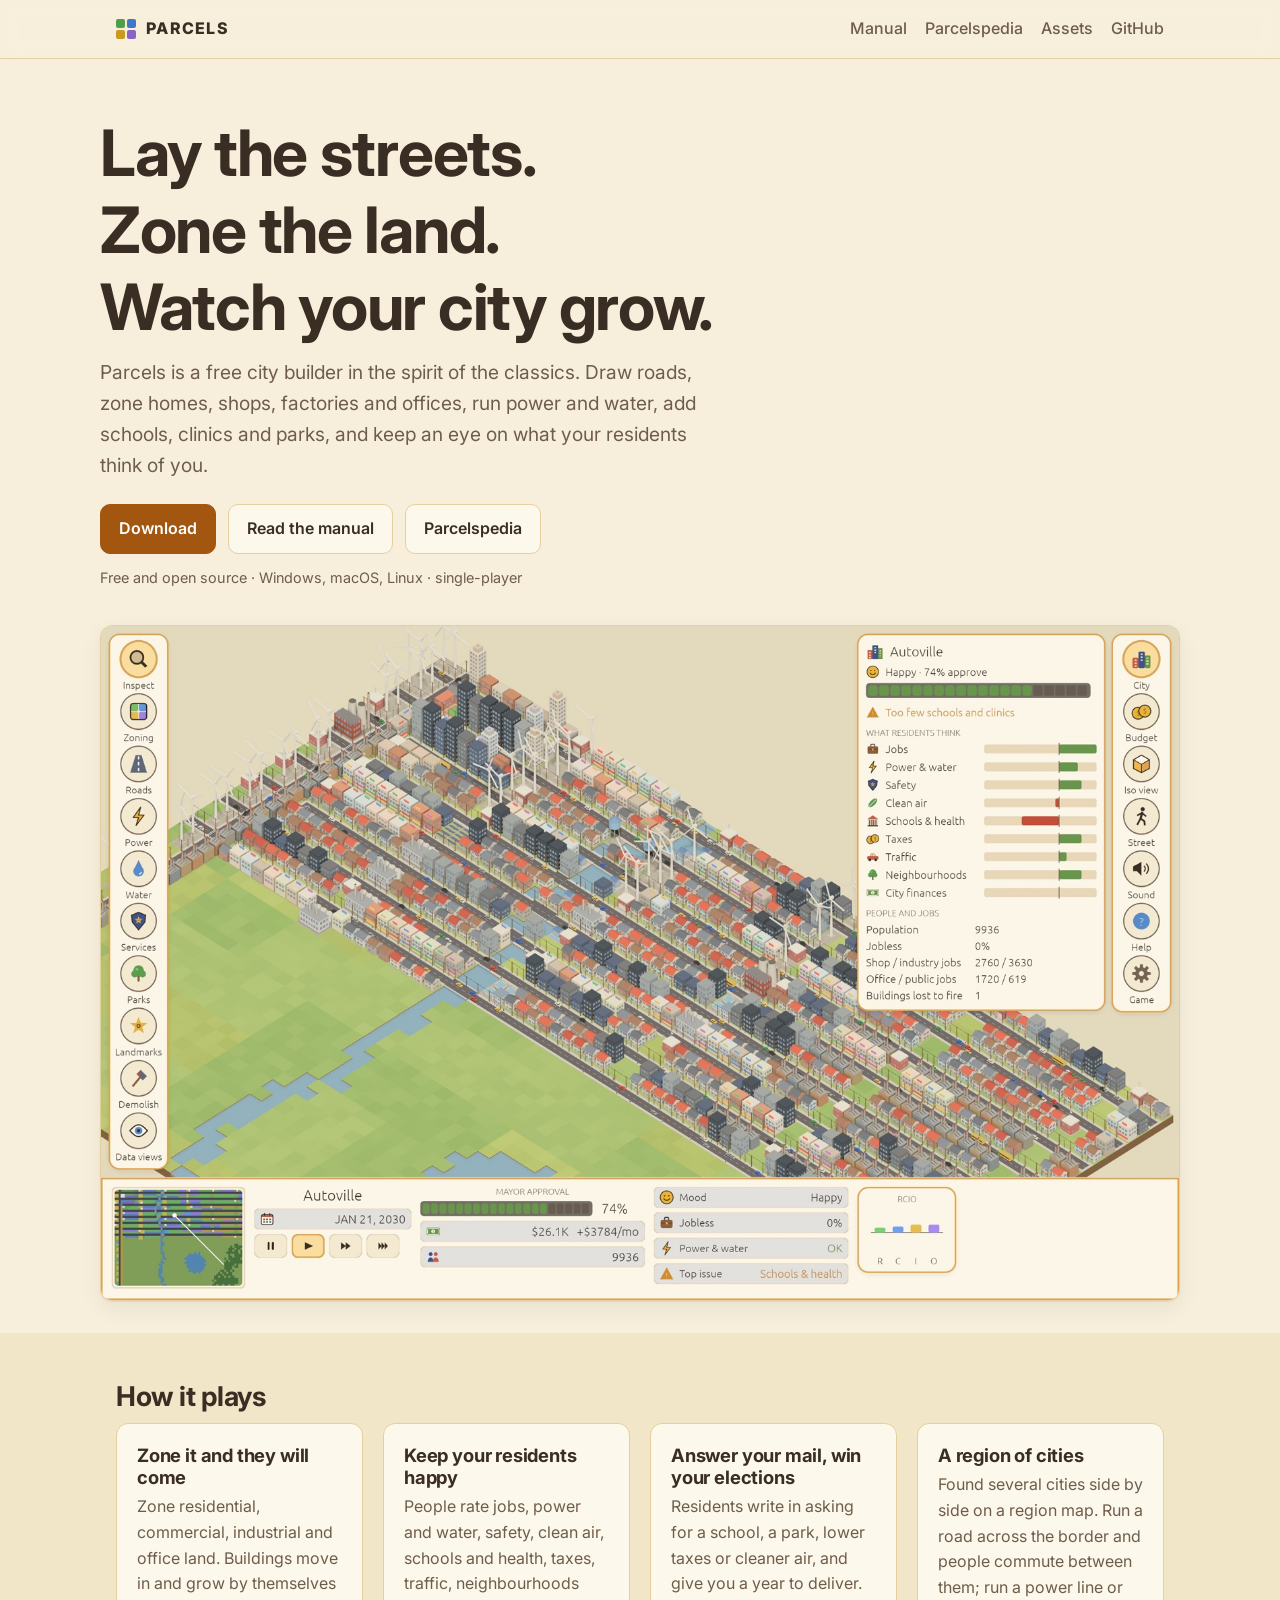
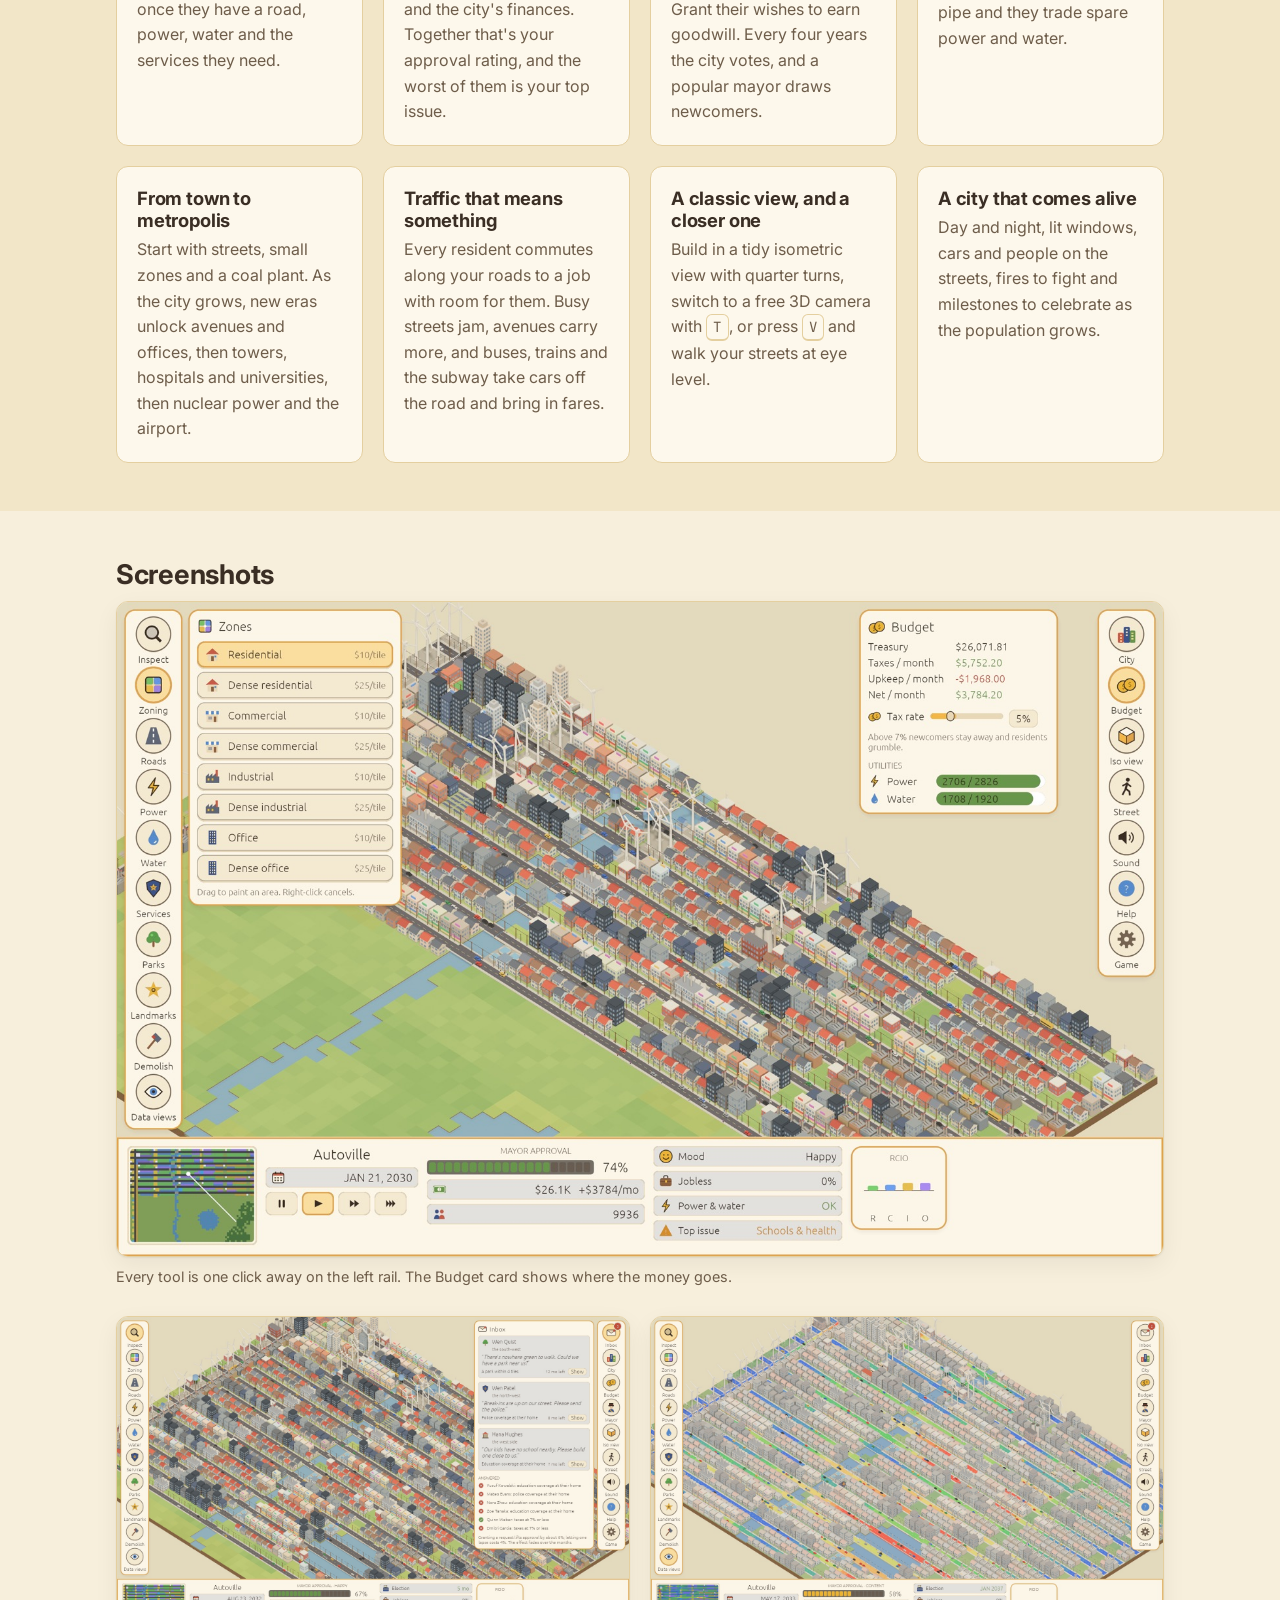
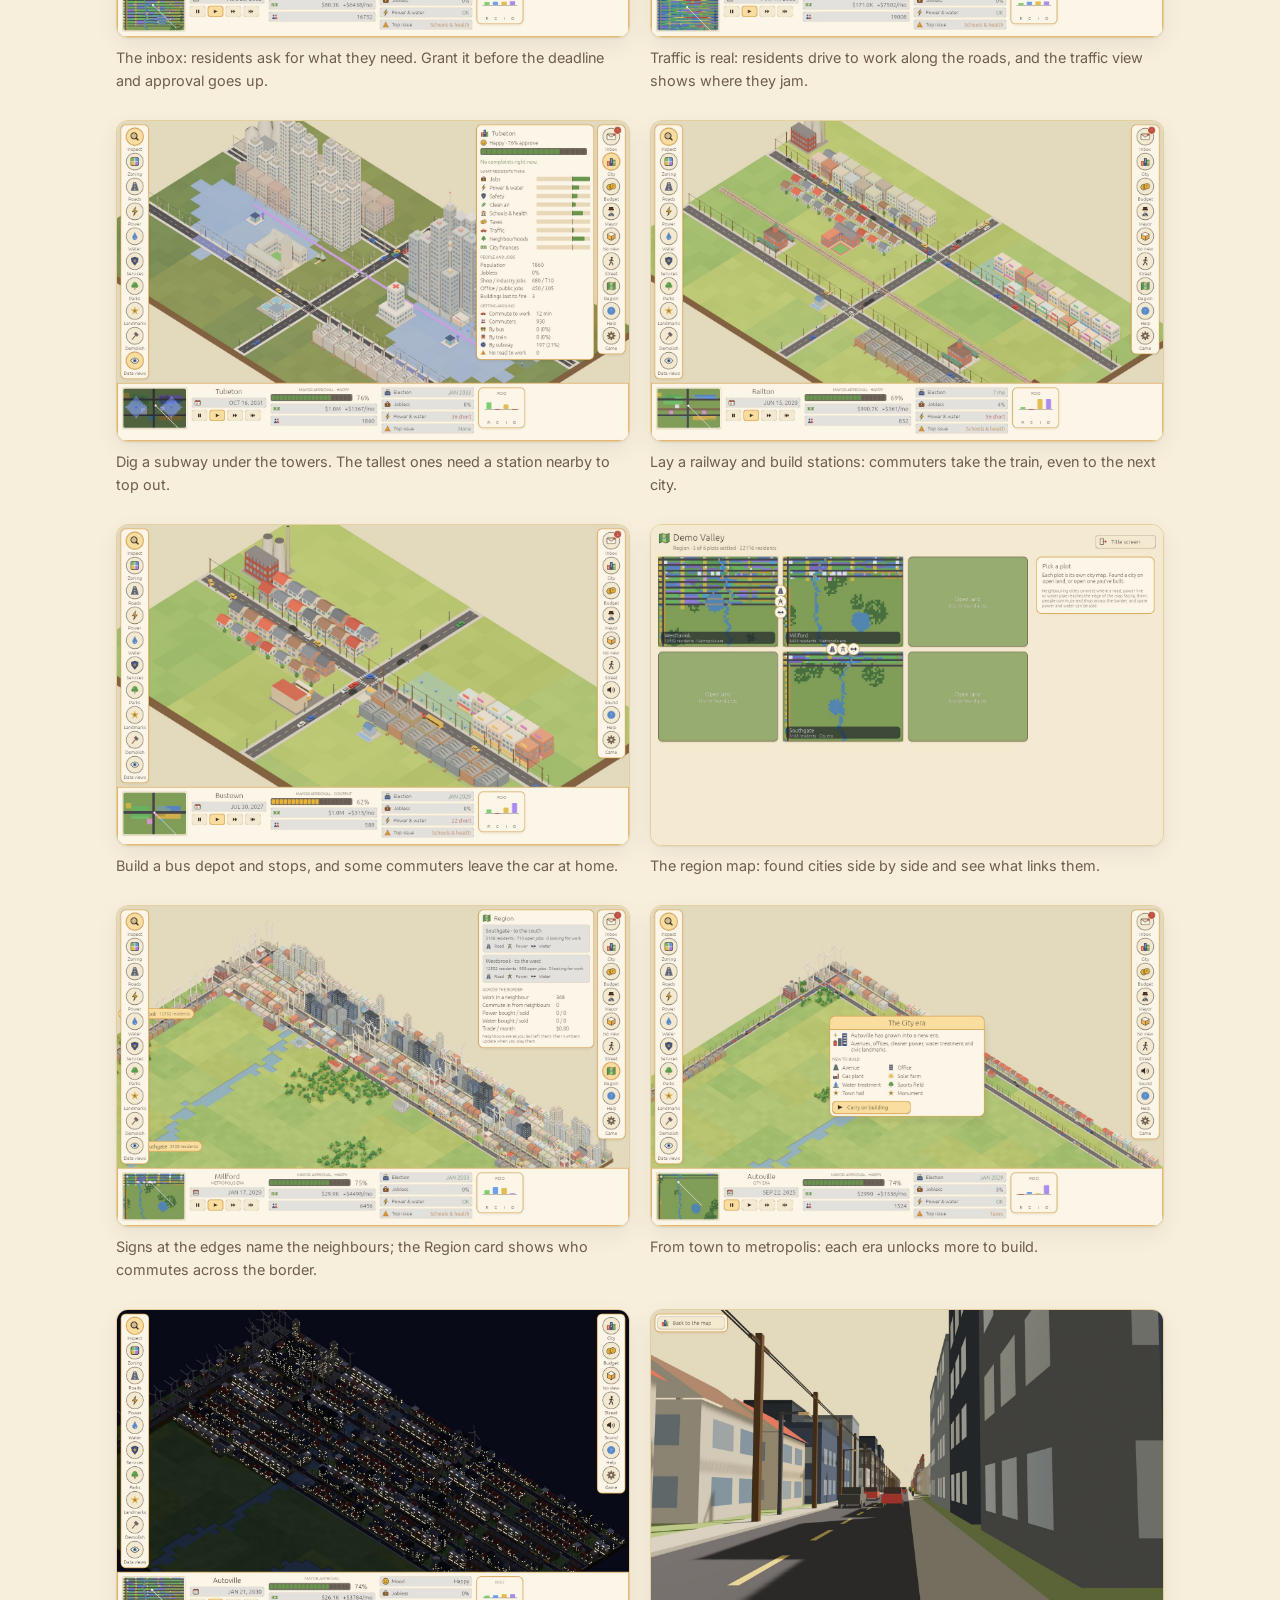
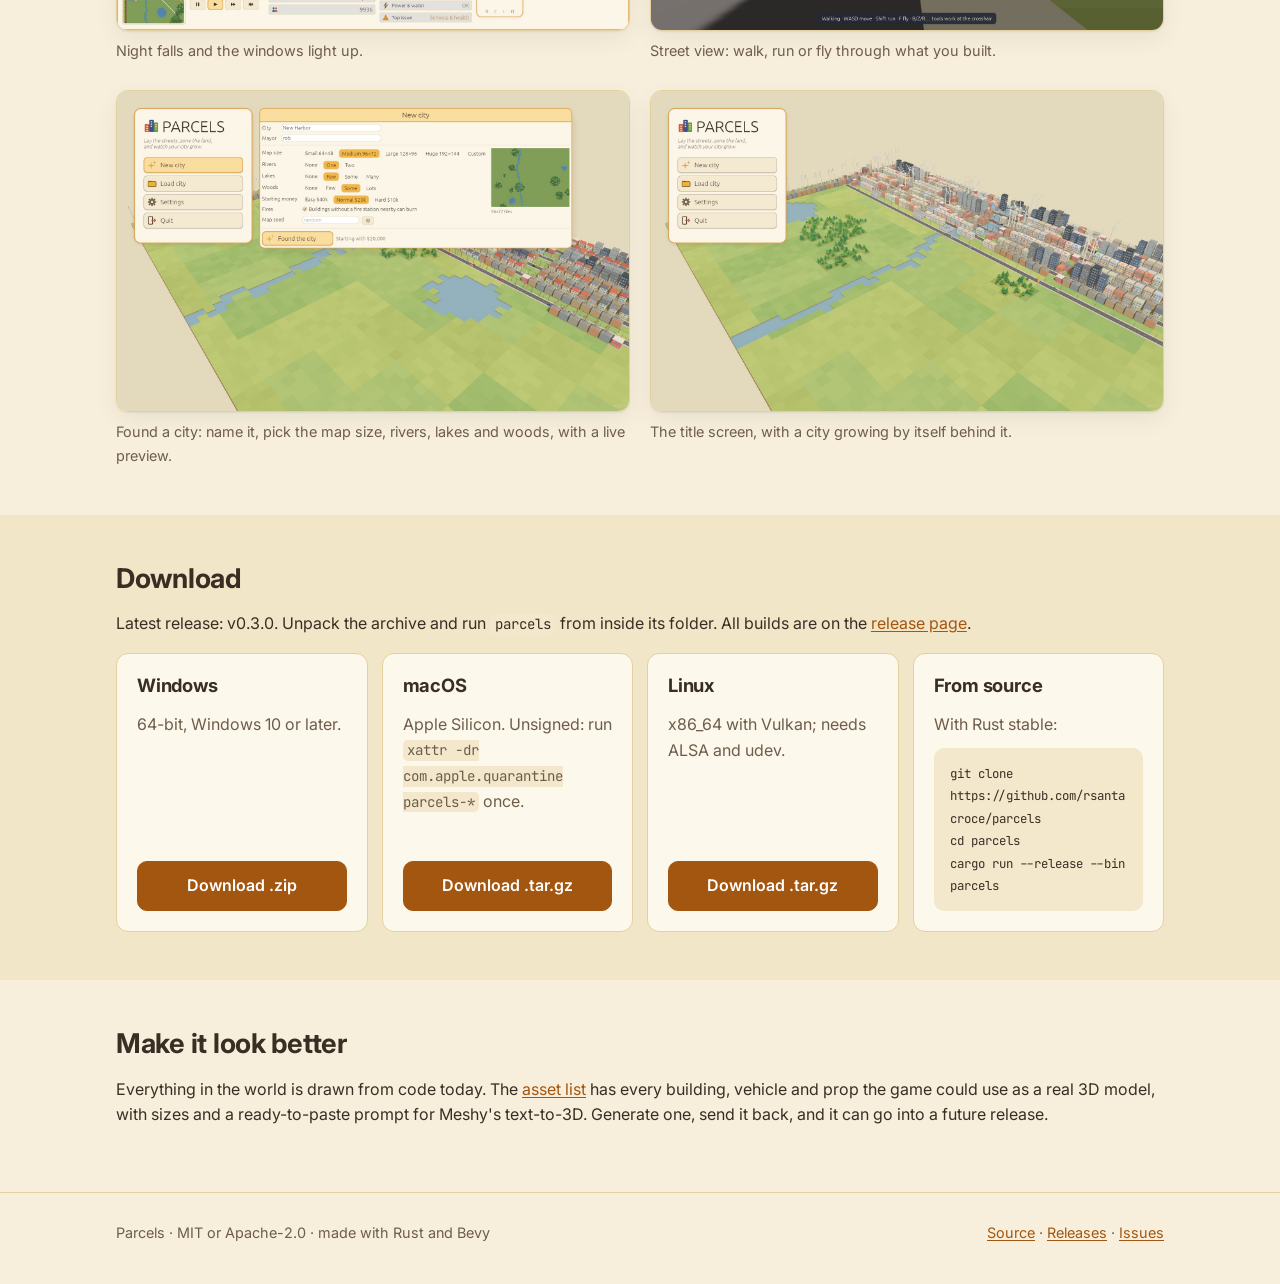
<file: index.html>
<!doctype html>
<html lang="en">
<head>
  <meta charset="utf-8">
  <meta name="viewport" content="width=device-width, initial-scale=1">
  <title>Parcels — a cosy city builder</title>
  <meta name="description" content="Parcels is a free, open-source city builder in the spirit of classic SimCity: lay streets, zone land, run power and water, keep your residents happy and watch the city grow.">
  <meta property="og:title" content="Parcels">
  <meta property="og:description" content="Lay the streets, zone the land, and watch your city grow.">
  <meta property="og:image" content="https://rsantacroce.github.io/parcels-site/img/title.jpg">
  <link rel="preconnect" href="https://fonts.googleapis.com">
  <link href="https://fonts.googleapis.com/css2?family=Inter:wght@400;500;600;800&family=JetBrains+Mono&display=swap" rel="stylesheet">
  <link rel="icon" href="data:image/svg+xml,%3Csvg xmlns=%22http://www.w3.org/2000/svg%22 viewBox=%220 0 20 20%22%3E%3Crect width=%229%22 height=%229%22 rx=%222%22 fill=%22%234f9e49%22/%3E%3Crect x=%2211%22 width=%229%22 height=%229%22 rx=%222%22 fill=%22%233f78c9%22/%3E%3Crect y=%2211%22 width=%229%22 height=%229%22 rx=%222%22 fill=%22%23c99a1f%22/%3E%3Crect x=%2211%22 y=%2211%22 width=%229%22 height=%229%22 rx=%222%22 fill=%22%238a63c4%22/%3E%3C/svg%3E">
  <link rel="stylesheet" href="style.css">
</head>
<body>
  <header class="top">
    <div class="wrap">
      <a class="brand" href="./"><span class="tiles"><i></i><i></i><i></i><i></i></span>PARCELS</a>
      <nav>
        <a href="manual.html">Manual</a>
        <a href="pedia.html">Parcelspedia</a>
        <a href="assets.html">Assets</a>
        <a href="https://github.com/rsantacroce/parcels">GitHub</a>
      </nav>
    </div>
  </header>

  <main>
    <div class="wrap hero">
      <h1>Lay the streets.<br>Zone the land.<br>Watch your city grow.</h1>
      <p class="lead">Parcels is a free city builder in the spirit of the classics. Draw roads, zone homes, shops, factories and offices, run power and water, add schools, clinics and parks, and keep an eye on what your residents think of you.</p>
      <div class="actions">
        <a class="btn primary" href="#download"><span>Download</span></a>
        <a class="btn" href="manual.html">Read the manual</a>
        <a class="btn" href="pedia.html">Parcelspedia</a>
      </div>
      <p class="version">Free and open source · Windows, macOS, Linux · single-player</p>
      <div class="shot"><a class="zoom" href="img/city.jpg"><img src="img/city-1600.jpg" srcset="img/city-1600.jpg 1600w, img/city.jpg 2880w" sizes="(max-width: 1112px) 100vw, 1080px" alt="An isometric view of a grown city with the tool rail on the left, the City card showing 74% approval and what residents think, and the dashboard along the bottom" width="2880" height="1800"></a></div>
    </div>

    <section class="alt">
      <div class="wrap">
        <h2>How it plays</h2>
        <div class="grid">
          <div class="card">
            <h3>Zone it and they will come</h3>
            <p>Zone residential, commercial, industrial and office land. Buildings move in and grow by themselves once they have a road, power, water and the services they need.</p>
          </div>
          <div class="card">
            <h3>Keep your residents happy</h3>
            <p>People rate jobs, power and water, safety, clean air, schools and health, taxes, traffic, neighbourhoods and the city's finances. Together that's your approval rating, and the worst of them is your top issue.</p>
          </div>
          <div class="card">
            <h3>Answer your mail, win your elections</h3>
            <p>Residents write in asking for a school, a park, lower taxes or cleaner air, and give you a year to deliver. Grant their wishes to earn goodwill. Every four years the city votes, and a popular mayor draws newcomers.</p>
          </div>
          <div class="card">
            <h3>A region of cities</h3>
            <p>Found several cities side by side on a region map. Run a road across the border and people commute between them; run a power line or pipe and they trade spare power and water.</p>
          </div>
          <div class="card">
            <h3>From town to metropolis</h3>
            <p>Start with streets, small zones and a coal plant. As the city grows, new eras unlock avenues and offices, then towers, hospitals and universities, then nuclear power and the airport.</p>
          </div>
          <div class="card">
            <h3>Traffic that means something</h3>
            <p>Every resident commutes along your roads to a job with room for them. Busy streets jam, avenues carry more, and buses, trains and the subway take cars off the road and bring in fares.</p>
          </div>
          <div class="card">
            <h3>A classic view, and a closer one</h3>
            <p>Build in a tidy isometric view with quarter turns, switch to a free 3D camera with <kbd>T</kbd>, or press <kbd>V</kbd> and walk your streets at eye level.</p>
          </div>
          <div class="card">
            <h3>A city that comes alive</h3>
            <p>Day and night, lit windows, cars and people on the streets, fires to fight and milestones to celebrate as the population grows.</p>
          </div>
        </div>
      </div>
    </section>

    <section>
      <div class="wrap">
        <h2>Screenshots</h2>
        <div class="gallery">
          <figure><div class="shot"><a class="zoom" href="img/build.jpg"><img src="img/build-1600.jpg" srcset="img/build-1600.jpg 1600w, img/build.jpg 2880w" sizes="(max-width: 1112px) 100vw, 1080px" alt="The Zoning flyout listing every zone with its icon and price, and the Budget card with taxes, upkeep, tax rate and power and water use" width="2880" height="1800" loading="lazy"></a></div><figcaption>Every tool is one click away on the left rail. The Budget card shows where the money goes.</figcaption></figure>
          <figure><div class="shot"><a class="zoom" href="img/inbox.jpg"><img src="img/inbox-1600.jpg" alt="The Inbox card with three letters from residents asking for a park, police and a school, each with a deadline and a Show button, above a list of answered letters" width="1440" height="900" loading="lazy"></a></div><figcaption>The inbox: residents ask for what they need. Grant it before the deadline and approval goes up.</figcaption></figure>
          <figure><div class="shot"><a class="zoom" href="img/traffic.jpg"><img src="img/traffic-1600.jpg" alt="The traffic data view: every road coloured from blue for quiet through orange to red where commuters jam it" width="1440" height="900" loading="lazy"></a></div><figcaption>Traffic is real: residents drive to work along the roads, and the traffic view shows where they jam.</figcaption></figure>
          <figure><div class="shot"><a class="zoom" href="img/subway.jpg"><img src="img/subway-1600.jpg" alt="The transit view of a dense town: a violet subway tunnel running under towers between two glass station entrances, with their coverage tinted blue, and the City card showing 21% of commuters riding the subway" width="1440" height="900" loading="lazy"></a></div><figcaption>Dig a subway under the towers. The tallest ones need a station nearby to top out.</figcaption></figure>
          <figure><div class="shot"><a class="zoom" href="img/trains.jpg"><img src="img/trains-1600.jpg" alt="A small town with a railway running between two brick train stations, crossing a street at a level crossing" width="1440" height="900" loading="lazy"></a></div><figcaption>Lay a railway and build stations: commuters take the train, even to the next city.</figcaption></figure>
          <figure><div class="shot"><a class="zoom" href="img/buses.jpg"><img src="img/buses-1600.jpg" alt="A small town with a bus depot, yellow buses on the streets, houses, shops and factories" width="1440" height="900" loading="lazy"></a></div><figcaption>Build a bus depot and stops, and some commuters leave the car at home.</figcaption></figure>
          <figure><div class="shot"><a class="zoom" href="img/region.jpg"><img src="img/region-1600.jpg" alt="The region map: a 3 by 2 grid of plots with three cities shown as map thumbnails and road, power and water icons where they connect" width="1440" height="900" loading="lazy"></a></div><figcaption>The region map: found cities side by side and see what links them.</figcaption></figure>
          <figure><div class="shot"><a class="zoom" href="img/neighbours.jpg"><img src="img/neighbours-1600.jpg" alt="A city with signs at the map edges naming its neighbours, and the Region card listing the road, power and water links and commuters across the border" width="1440" height="900" loading="lazy"></a></div><figcaption>Signs at the edges name the neighbours; the Region card shows who commutes across the border.</figcaption></figure>
          <figure><div class="shot"><a class="zoom" href="img/era.jpg"><img src="img/era-1600.jpg" alt="The City era announcement listing what it unlocks: avenue, office, gas plant, solar farm, water treatment, sports field, town hall and monument" width="1440" height="900" loading="lazy"></a></div><figcaption>From town to metropolis: each era unlocks more to build.</figcaption></figure>
          <figure><div class="shot"><a class="zoom" href="img/night.jpg"><img src="img/night-1600.jpg" srcset="img/night-1600.jpg 1600w, img/night.jpg 2880w" sizes="(max-width: 1112px) 100vw, 1080px" alt="The city at night with lit windows" width="2880" height="1800" loading="lazy"></a></div><figcaption>Night falls and the windows light up.</figcaption></figure>
          <figure><div class="shot"><a class="zoom" href="img/street.jpg"><img src="img/street-1600.jpg" srcset="img/street-1600.jpg 1600w, img/street.jpg 2880w" sizes="(max-width: 1112px) 100vw, 1080px" alt="Street-level view down a road lined with houses and power poles" width="2880" height="1800" loading="lazy"></a></div><figcaption>Street view: walk, run or fly through what you built.</figcaption></figure>
          <figure><div class="shot"><a class="zoom" href="img/newgame.jpg"><img src="img/newgame-1600.jpg" srcset="img/newgame-1600.jpg 1600w, img/newgame.jpg 2880w" sizes="(max-width: 1112px) 100vw, 1080px" alt="The new city screen with name, map size, rivers, lakes, woods, starting money and a live map preview" width="2880" height="1800" loading="lazy"></a></div><figcaption>Found a city: name it, pick the map size, rivers, lakes and woods, with a live preview.</figcaption></figure>
          <figure><div class="shot"><a class="zoom" href="img/title.jpg"><img src="img/title-1600.jpg" srcset="img/title-1600.jpg 1600w, img/title.jpg 2880w" sizes="(max-width: 1112px) 100vw, 1080px" alt="The Parcels title screen in front of a city that grows by itself" width="2880" height="1800" loading="lazy"></a></div><figcaption>The title screen, with a city growing by itself behind it.</figcaption></figure>
        </div>
      </div>
    </section>

    <section class="alt" id="download">
      <div class="wrap">
        <h2>Download</h2>
        <p>Latest release: <span data-version>v0.3.0</span>. Unpack the archive and run <code>parcels</code> from inside its folder. All builds are on the <a href="https://github.com/rsantacroce/parcels/releases/latest">release page</a>.</p>
        <div class="downloads">
          <div class="card">
            <h3>Windows</h3>
            <p>64-bit, Windows 10 or later.</p>
            <a class="btn primary" href="https://github.com/rsantacroce/parcels/releases/latest/download/parcels-windows-x86_64.zip">Download .zip</a>
          </div>
          <div class="card">
            <h3>macOS</h3>
            <p>Apple Silicon. Unsigned: run <code>xattr -dr com.apple.quarantine parcels-*</code> once.</p>
            <a class="btn primary" href="https://github.com/rsantacroce/parcels/releases/latest/download/parcels-macos-arm64.tar.gz">Download .tar.gz</a>
          </div>
          <div class="card">
            <h3>Linux</h3>
            <p>x86_64 with Vulkan; needs ALSA and udev.</p>
            <a class="btn primary" href="https://github.com/rsantacroce/parcels/releases/latest/download/parcels-linux-x86_64.tar.gz">Download .tar.gz</a>
          </div>
          <div class="card">
            <h3>From source</h3>
            <p>With Rust stable:</p>
            <pre><code>git clone https://github.com/rsantacroce/parcels
cd parcels
cargo run --release --bin parcels</code></pre>
          </div>
        </div>
      </div>
    </section>

    <section>
      <div class="wrap">
        <h2>Make it look better</h2>
        <p>Everything in the world is drawn from code today. The <a href="assets.html">asset list</a> has every building, vehicle and prop the game could use as a real 3D model, with sizes and a ready-to-paste prompt for Meshy's text-to-3D. Generate one, send it back, and it can go into a future release.</p>
      </div>
    </section>
  </main>

  <footer>
    <div class="wrap">
      <span>Parcels · MIT or Apache-2.0 · made with Rust and Bevy</span>
      <span><a href="https://github.com/rsantacroce/parcels">Source</a> · <a href="https://github.com/rsantacroce/parcels/releases">Releases</a> · <a href="https://github.com/rsantacroce/parcels/issues">Issues</a></span>
    </div>
  </footer>

  <dialog id="viewer" aria-label="Screenshot"><img alt=""></dialog>

  <script>
    // Click a screenshot to see it full size.
    const viewer = document.getElementById("viewer");
    document.querySelectorAll("a.zoom").forEach(a => a.addEventListener("click", e => {
      e.preventDefault();
      const img = viewer.querySelector("img");
      img.src = a.href;
      img.alt = a.querySelector("img").alt;
      viewer.showModal();
    }));
    viewer.addEventListener("click", () => viewer.close());

    // Show the latest release's version on the download button.
    fetch("https://api.github.com/repos/rsantacroce/parcels/releases/latest")
      .then(r => r.ok ? r.json() : Promise.reject(r.status))
      .then(rel => document.querySelectorAll("[data-version]").forEach(e => e.textContent = rel.tag_name))
      .catch(() => {});
  </script>
</body>
</html>
</file>
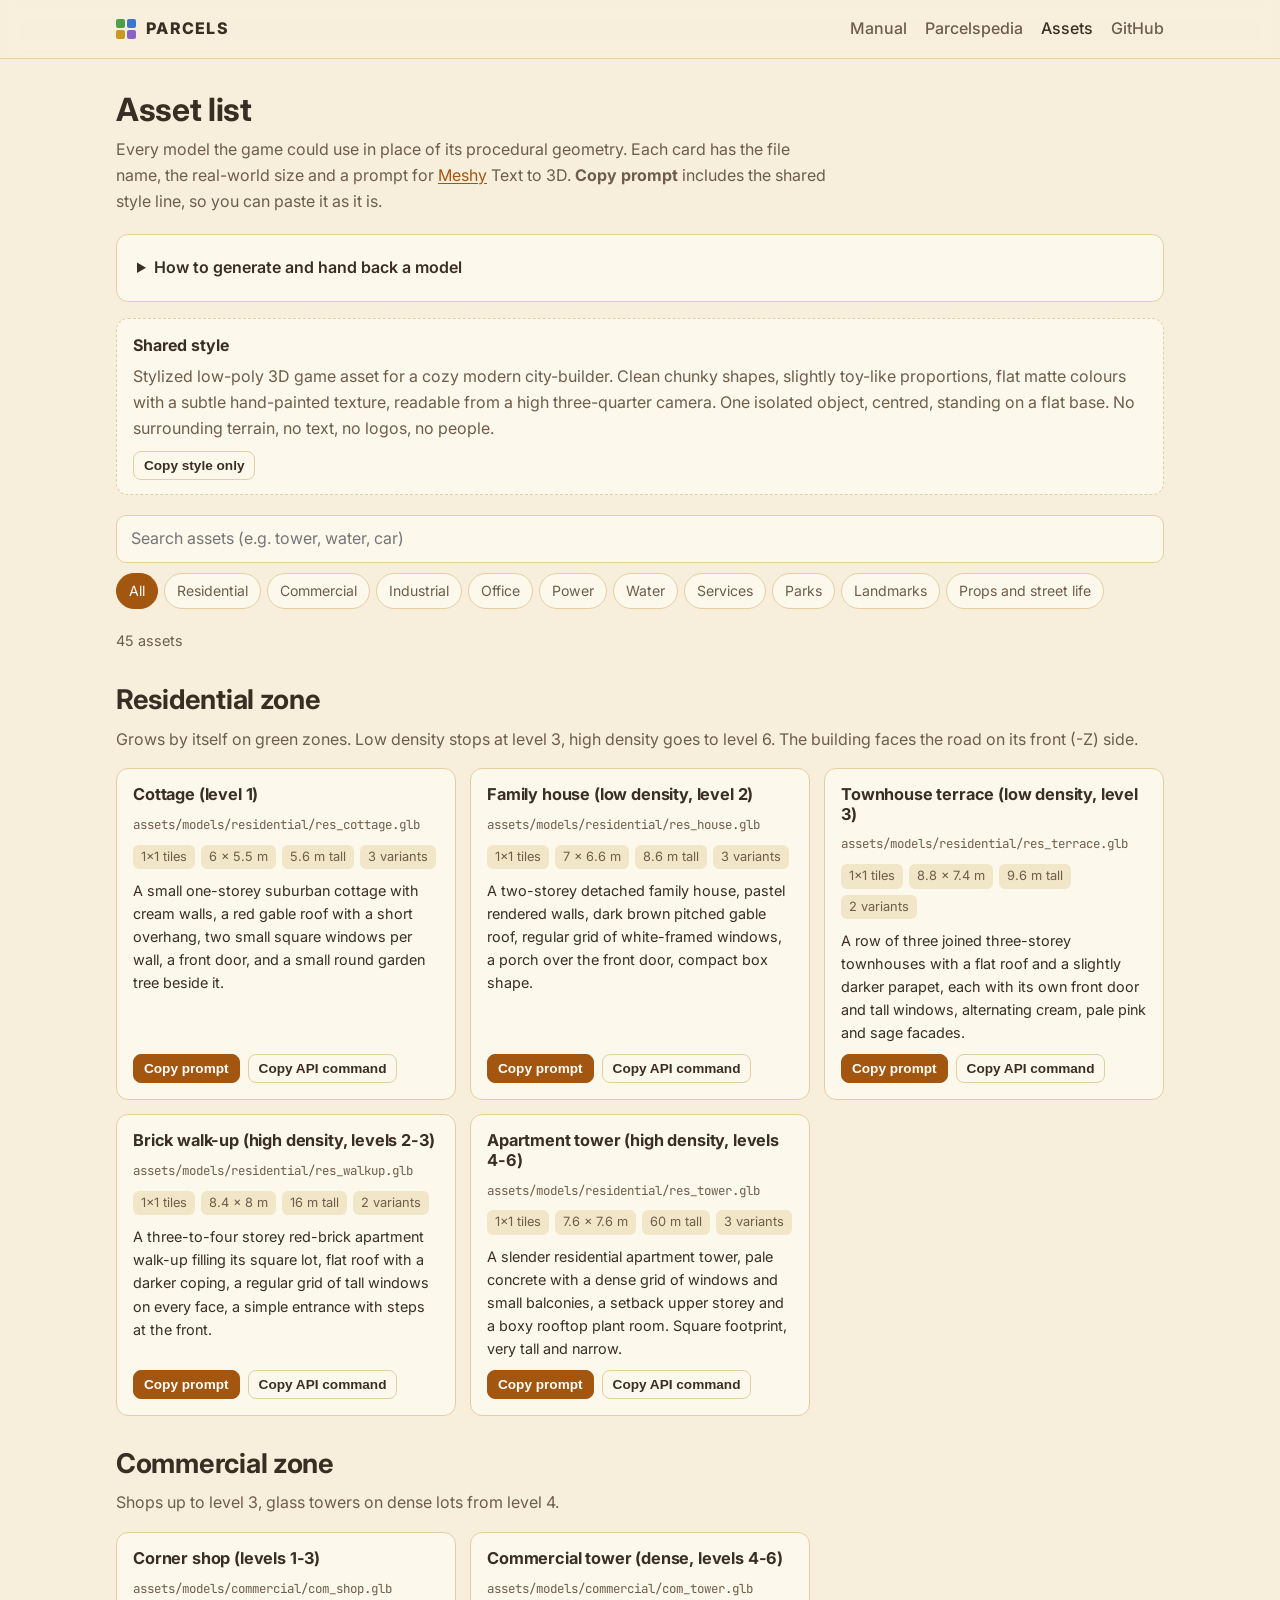
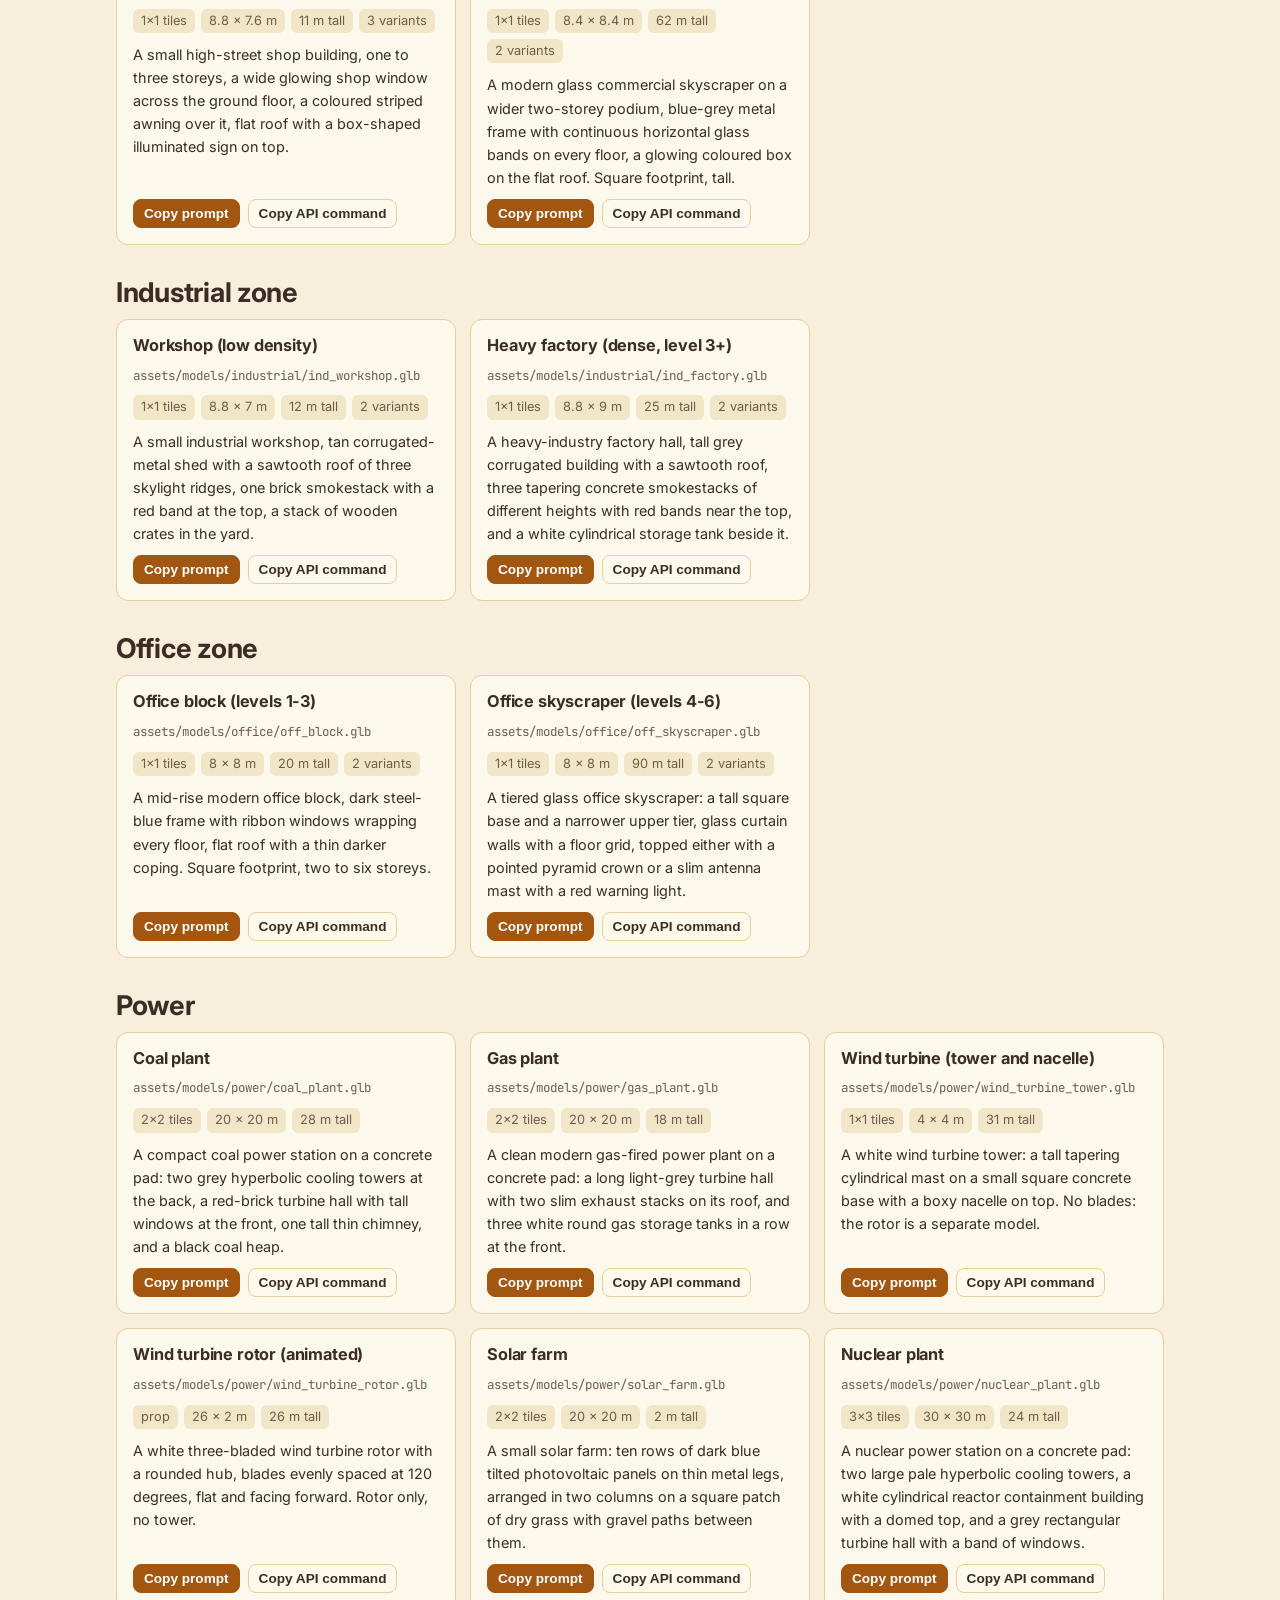
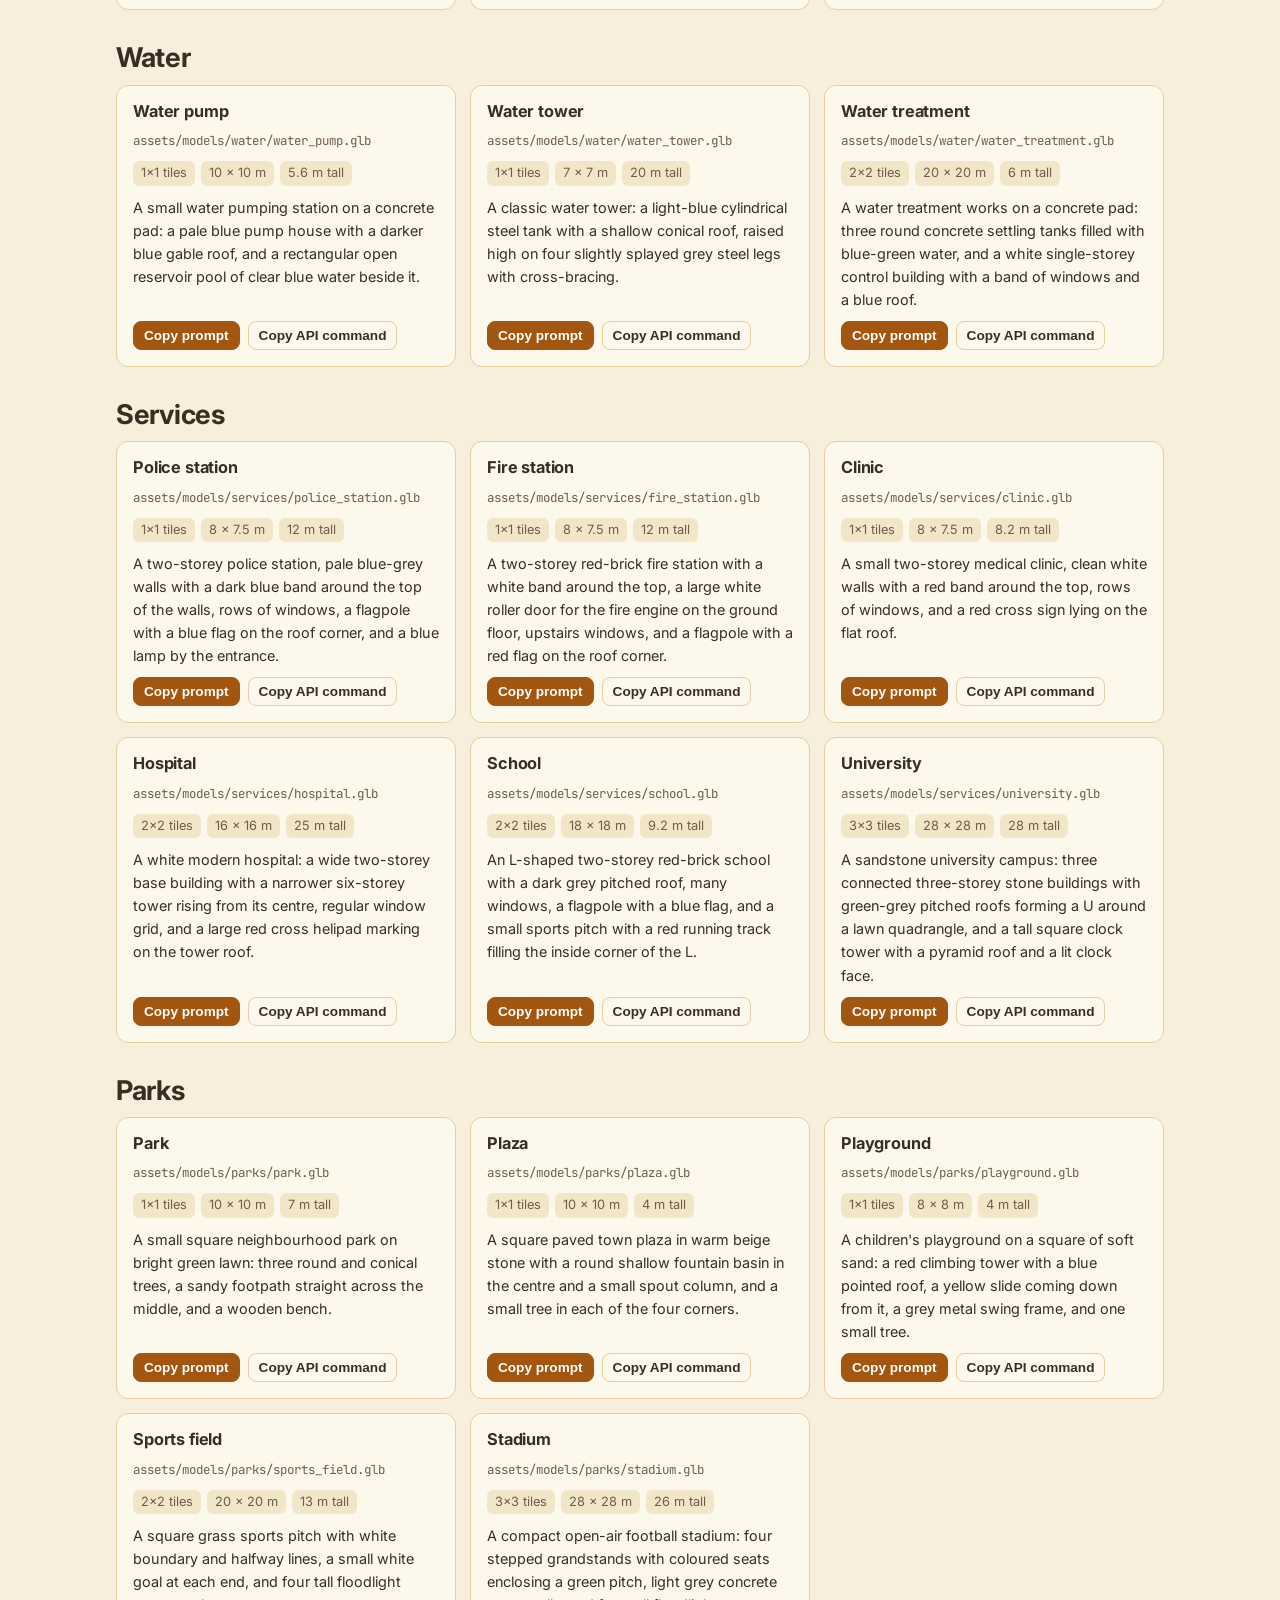
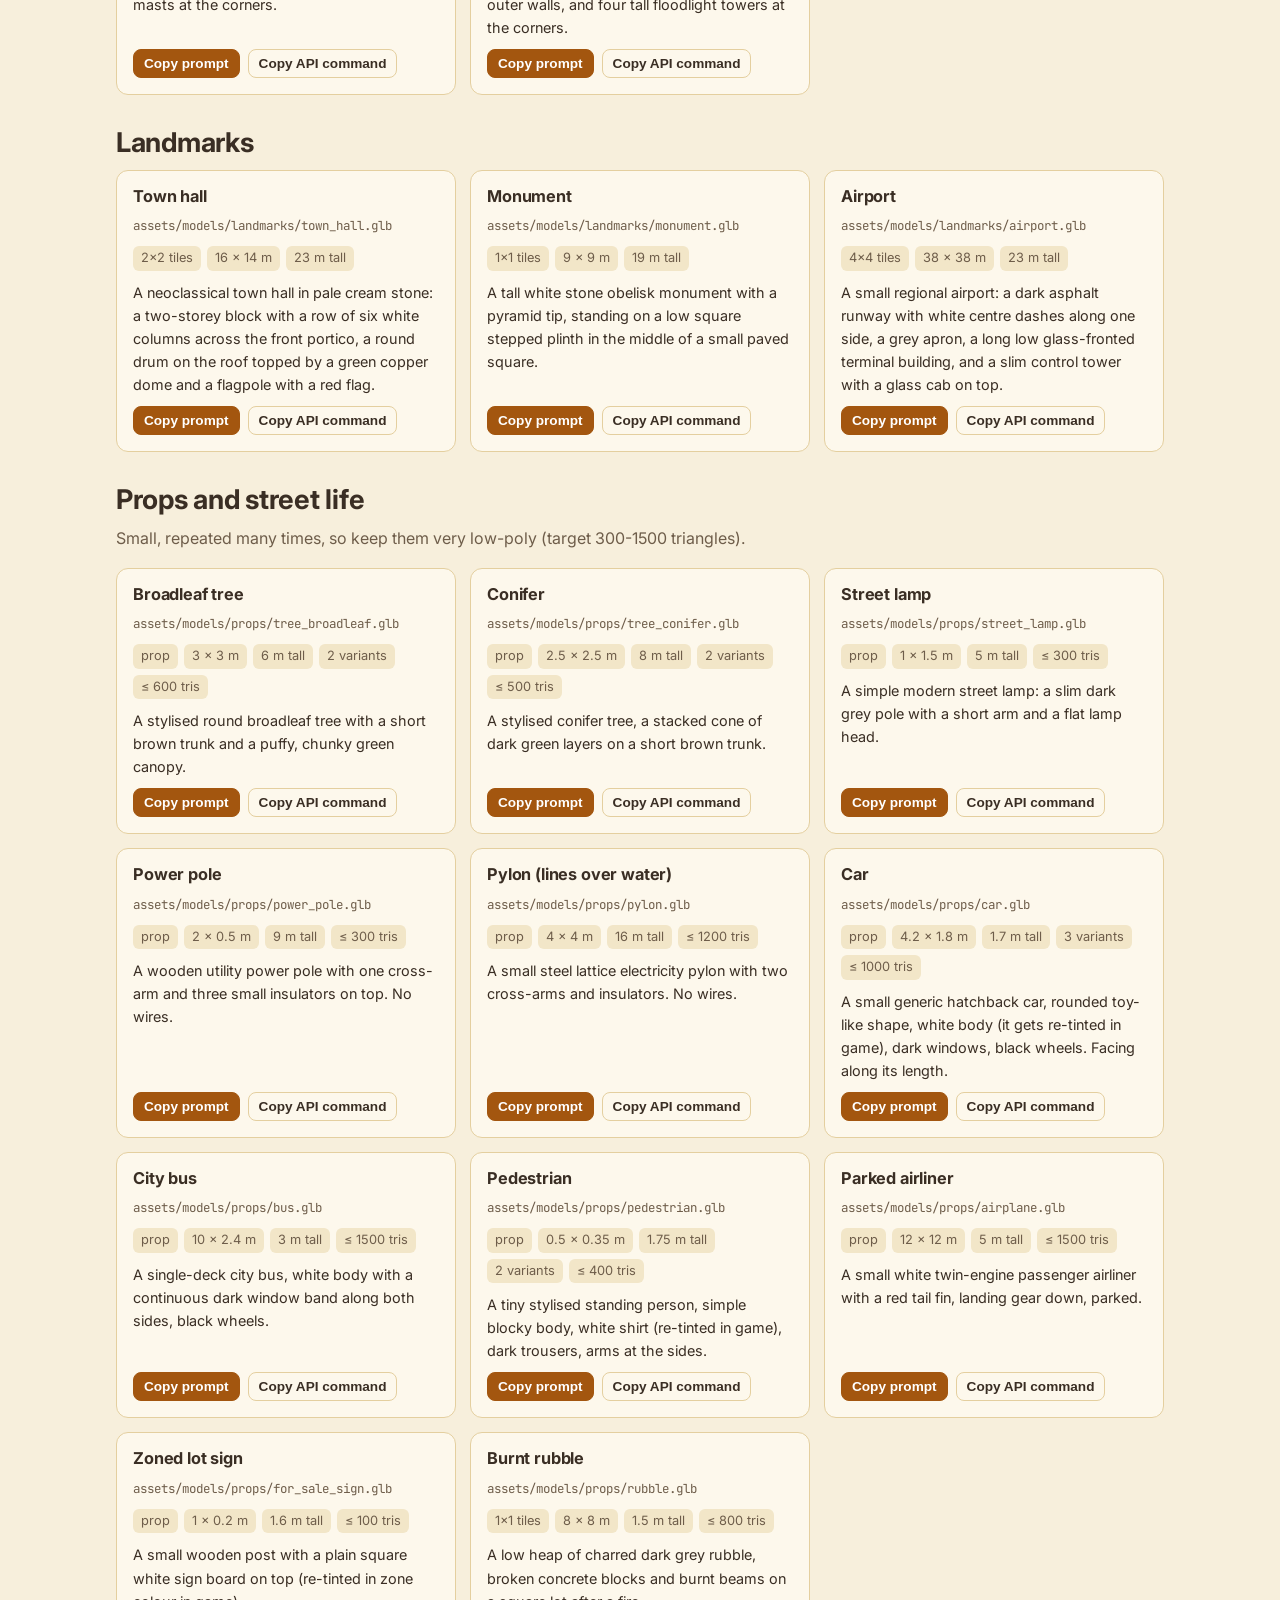
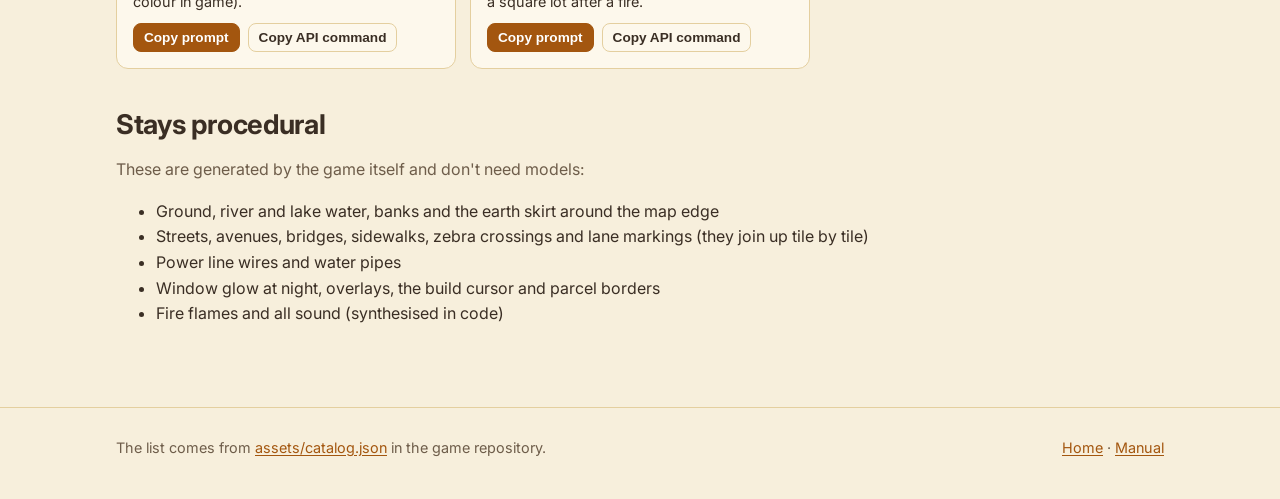
<file: assets.html>
<!doctype html>
<html lang="en">
<head>
  <meta charset="utf-8">
  <meta name="viewport" content="width=device-width, initial-scale=1">
  <title>Parcels Asset List</title>
  <meta name="description" content="Every 3D model Parcels needs, with sizes and copy-ready Meshy text-to-3D prompts.">
  <link rel="preconnect" href="https://fonts.googleapis.com">
  <link href="https://fonts.googleapis.com/css2?family=Inter:wght@400;500;600;800&family=JetBrains+Mono&display=swap" rel="stylesheet">
  <link rel="icon" href="data:image/svg+xml,%3Csvg xmlns=%22http://www.w3.org/2000/svg%22 viewBox=%220 0 20 20%22%3E%3Crect width=%229%22 height=%229%22 rx=%222%22 fill=%22%234f9e49%22/%3E%3Crect x=%2211%22 width=%229%22 height=%229%22 rx=%222%22 fill=%22%233f78c9%22/%3E%3Crect y=%2211%22 width=%229%22 height=%229%22 rx=%222%22 fill=%22%23c99a1f%22/%3E%3Crect x=%2211%22 y=%2211%22 width=%229%22 height=%229%22 rx=%222%22 fill=%22%238a63c4%22/%3E%3C/svg%3E">
  <link rel="stylesheet" href="style.css">
</head>
<body>
  <header class="top">
    <div class="wrap">
      <a class="brand" href="./"><span class="tiles"><i></i><i></i><i></i><i></i></span>PARCELS</a>
      <nav>
        <a href="manual.html">Manual</a>
        <a href="pedia.html">Parcelspedia</a>
        <a href="assets.html" aria-current="page">Assets</a>
        <a href="https://github.com/rsantacroce/parcels">GitHub</a>
      </nav>
    </div>
  </header>

  <main class="wrap" style="padding-top:32px;padding-bottom:64px">
    <h1 style="margin:0 0 8px">Asset list</h1>
    <p style="color:var(--muted);max-width:720px;margin:0">Every model the game could use in place of its procedural geometry. Each card has the file name, the real-world size and a prompt for <a href="https://www.meshy.ai">Meshy</a> Text to 3D. <strong>Copy prompt</strong> includes the shared style line, so you can paste it as it is.</p>

    <details class="card" style="margin-top:20px">
      <summary style="cursor:pointer;font-weight:600">How to generate and hand back a model</summary>
      <ol>
        <li>Open Meshy → <em>Text to 3D</em>, paste a prompt, generate, and pick the best preview.</li>
        <li>Refine it (texture), then download as <strong>GLB</strong>.</li>
        <li>Name it as shown on the card (for example <code>power/coal_plant.glb</code>).</li>
        <li>Scale: 1 unit = 1 metre, a map tile is 10 × 10 m. The origin goes at the centre of the footprint on the ground, the front faces −Z, and nothing may overhang the footprint.</li>
      </ol>
      <p>Or do it all from the repo with the API:</p>
<pre><code>export MESHY_API_KEY=msy_...
python3 tools/meshy.py --list
python3 tools/meshy.py coal_plant water_tower
python3 tools/meshy.py --group parks
python3 tools/meshy.py --all --skip-existing</code></pre>
    </details>

    <div class="style-box" style="margin-top:16px">
      <strong>Shared style</strong>
      <p id="style">Loading…</p>
      <button class="btn small" id="copy-style">Copy style only</button>
    </div>

    <div class="toolbar">
      <input type="search" id="q" placeholder="Search assets (e.g. tower, water, car)" aria-label="Search assets">
      <div class="filters" id="filters"></div>
    </div>
    <p id="count" style="color:var(--muted);font-size:.9rem;margin:0"></p>
    <div id="list"></div>

    <h2 style="margin-top:40px">Stays procedural</h2>
    <p style="color:var(--muted)">These are generated by the game itself and don't need models:</p>
    <ul id="procedural"></ul>
  </main>

  <footer>
    <div class="wrap">
      <span>The list comes from <a href="https://github.com/rsantacroce/parcels/blob/main/assets/catalog.json">assets/catalog.json</a> in the game repository.</span>
      <span><a href="./">Home</a> · <a href="manual.html">Manual</a></span>
    </div>
  </footer>

  <script>
    const REMOTE = "https://raw.githubusercontent.com/rsantacroce/parcels/main/assets/catalog.json";
    let catalog, group = "all";

    const el = (tag, props = {}, ...kids) => {
      const e = Object.assign(document.createElement(tag), props);
      e.append(...kids);
      return e;
    };

    async function copy(text, btn) {
      try { await navigator.clipboard.writeText(text); }
      catch {
        const t = el("textarea", { value: text });
        document.body.append(t); t.select(); document.execCommand("copy"); t.remove();
      }
      const label = btn.textContent;
      btn.textContent = "Copied"; btn.classList.add("copied");
      setTimeout(() => { btn.textContent = label; btn.classList.remove("copied"); }, 1200);
    }

    function card(g, it) {
      const full = `${catalog.style} ${it.prompt}`;
      const [w, d] = it.footprint_m;
      const meta = el("div", { className: "meta" },
        el("span", { textContent: it.footprint_tiles ? `${it.footprint_tiles}×${it.footprint_tiles} tiles` : "prop" }),
        el("span", { textContent: `${w} × ${d} m` }),
        el("span", { textContent: `${it.height_m} m tall` }));
      if (it.variants) meta.append(el("span", { textContent: `${it.variants} variants` }));
      if (it.polycount) meta.append(el("span", { textContent: `≤ ${it.polycount} tris` }));
      const copyBtn = el("button", { className: "btn small primary", textContent: "Copy prompt" });
      copyBtn.onclick = () => copy(full, copyBtn);
      const cmdBtn = el("button", { className: "btn small", textContent: "Copy API command" });
      cmdBtn.onclick = () => copy(`python3 tools/meshy.py ${it.id}`, cmdBtn);
      return el("div", { className: "asset" },
        el("header", {}, el("h3", { textContent: it.name })),
        el("div", { className: "file", textContent: `assets/models/${g.id}/${it.id}.glb` }),
        meta,
        el("p", { className: "prompt", textContent: it.prompt }),
        el("div", { className: "row" }, copyBtn, cmdBtn));
    }

    function render() {
      const q = document.getElementById("q").value.trim().toLowerCase();
      const list = document.getElementById("list");
      list.replaceChildren();
      let n = 0;
      for (const g of catalog.groups) {
        if (group !== "all" && g.id !== group) continue;
        const items = g.items.filter(it => !q || `${it.id} ${it.name} ${it.prompt}`.toLowerCase().includes(q));
        if (!items.length) continue;
        n += items.length;
        const sec = el("section", { className: "asset-group", style: "padding:0" }, el("h2", { textContent: g.name }));
        if (g.note) sec.append(el("p", { textContent: g.note }));
        sec.append(el("div", { className: "assets" }, ...items.map(it => card(g, it))));
        list.append(sec);
      }
      const total = catalog.groups.reduce((s, g) => s + g.items.length, 0);
      document.getElementById("count").textContent = n === total ? `${total} assets` : `${n} of ${total} assets`;
    }

    function setup(c) {
      catalog = c;
      document.getElementById("style").textContent = c.style;
      document.getElementById("copy-style").onclick = e => copy(c.style, e.target);
      const filters = document.getElementById("filters");
      for (const [id, name] of [["all", "All"], ...c.groups.map(g => [g.id, g.name.replace(/ zone$/, "")])]) {
        const b = el("button", { textContent: name });
        b.setAttribute("aria-pressed", id === group);
        b.onclick = () => {
          group = id;
          filters.querySelectorAll("button").forEach(x => x.setAttribute("aria-pressed", x === b));
          render();
        };
        filters.append(b);
      }
      document.getElementById("procedural").replaceChildren(...c.procedural.map(p => el("li", { textContent: p })));
      document.getElementById("q").oninput = render;
      render();
    }

    // The game repo is the source of truth; fall back to the copy bundled with the site.
    fetch(REMOTE).then(r => r.ok ? r.json() : Promise.reject())
      .catch(() => fetch("catalog.json").then(r => r.json()))
      .then(setup)
      .catch(() => { document.getElementById("list").textContent = "Couldn't load the asset list."; });
  </script>
</body>
</html>
</file>
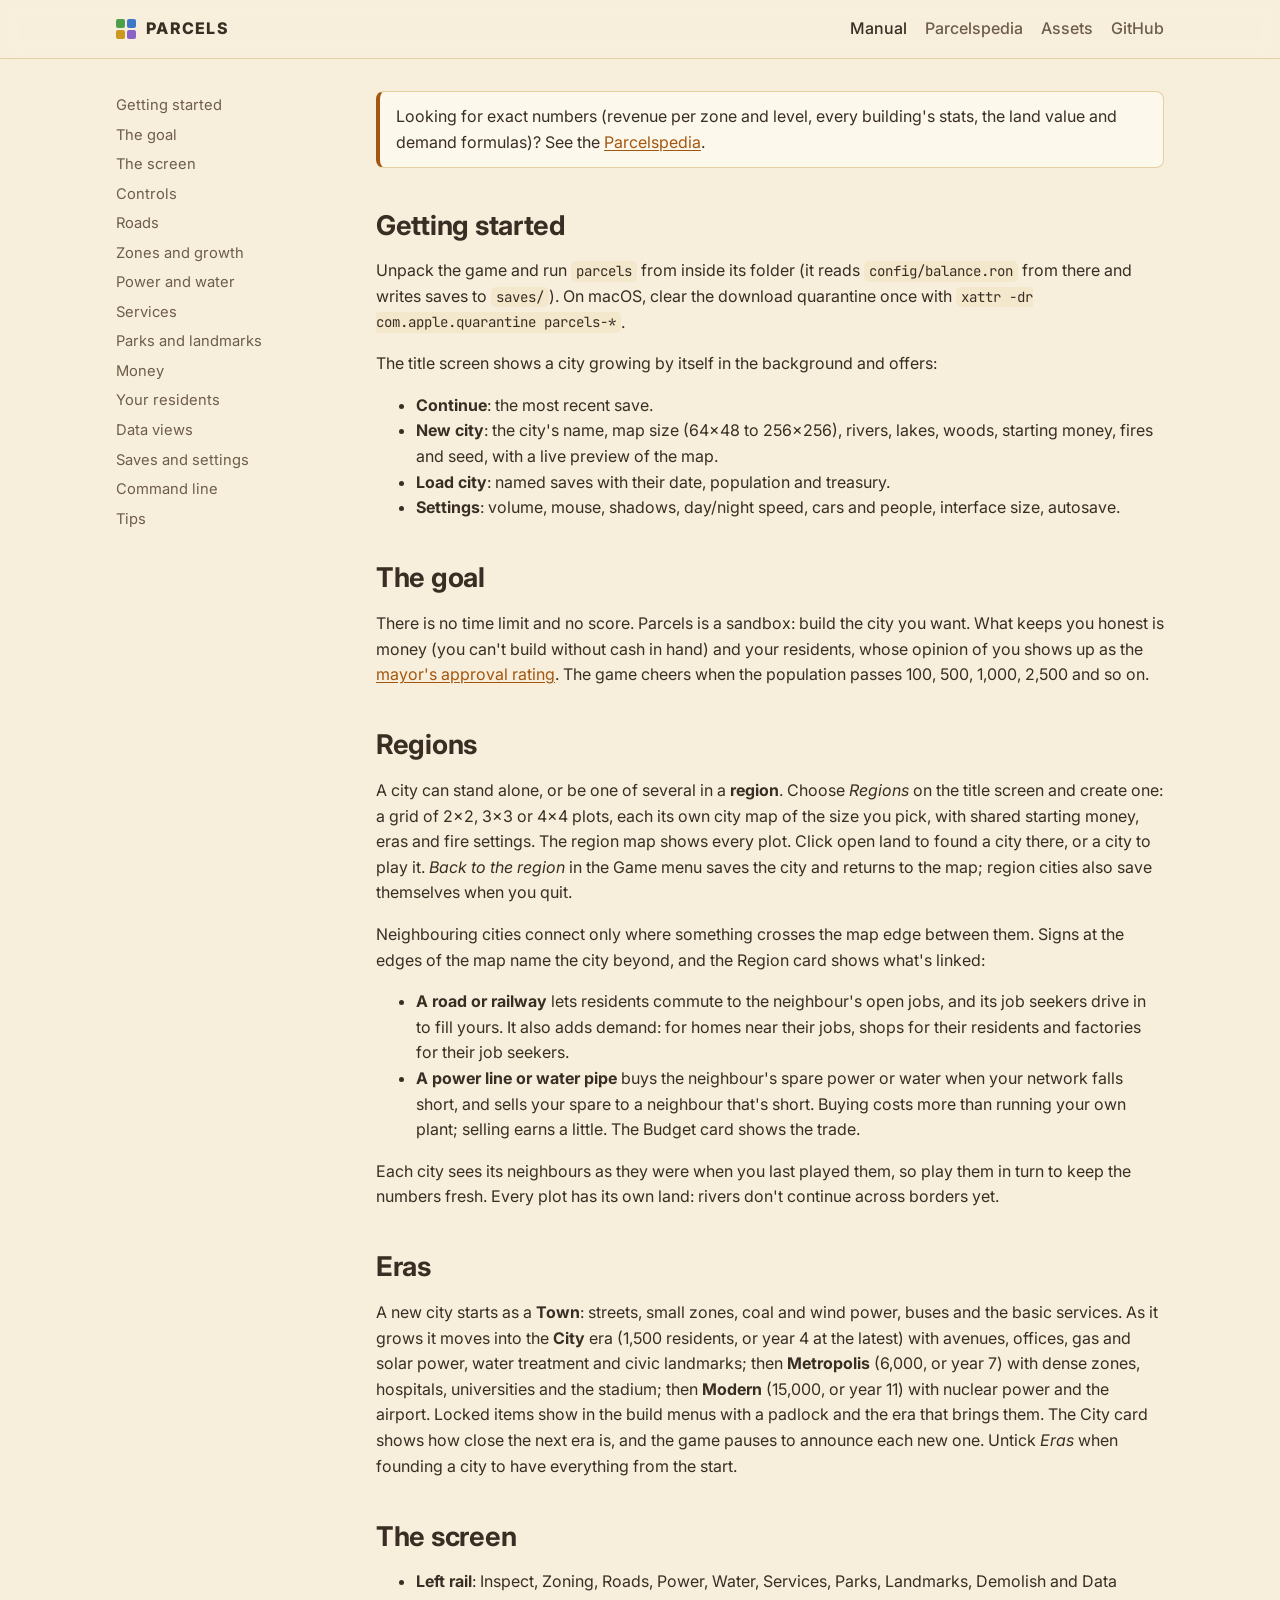
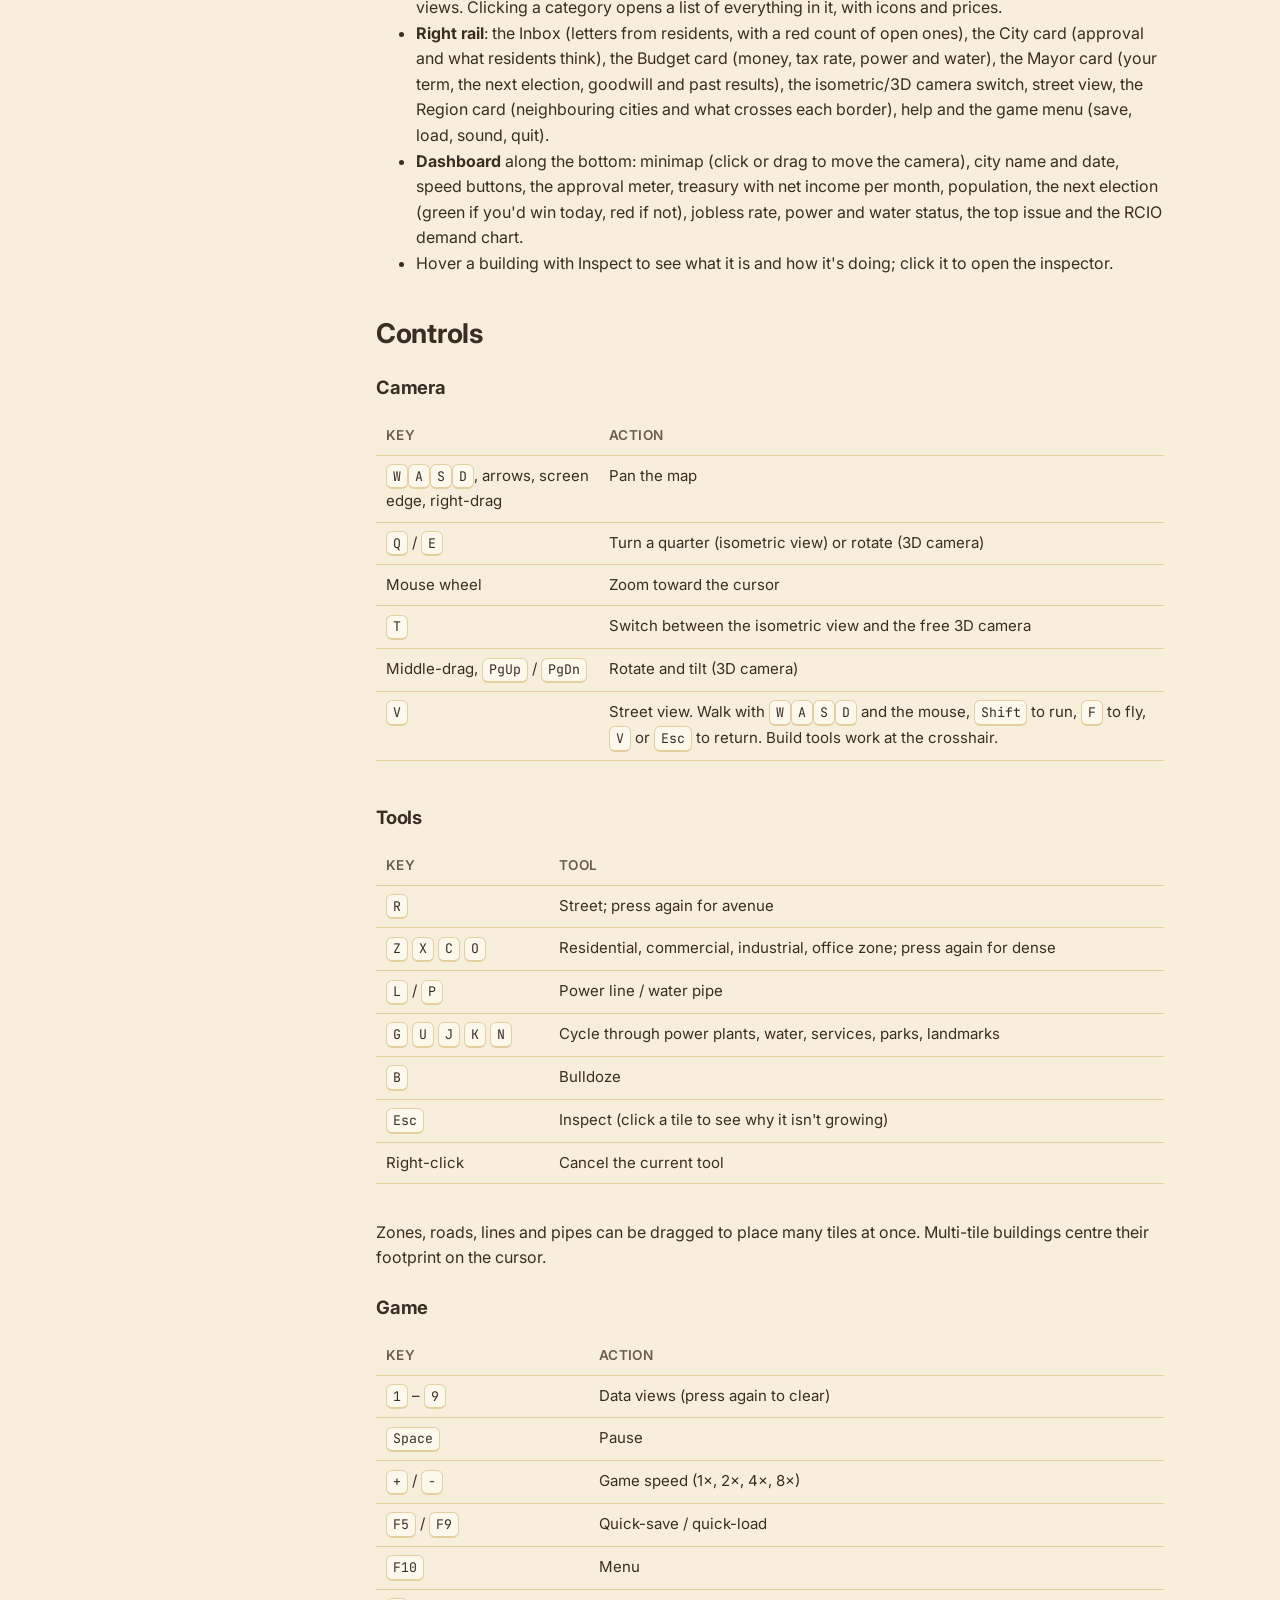
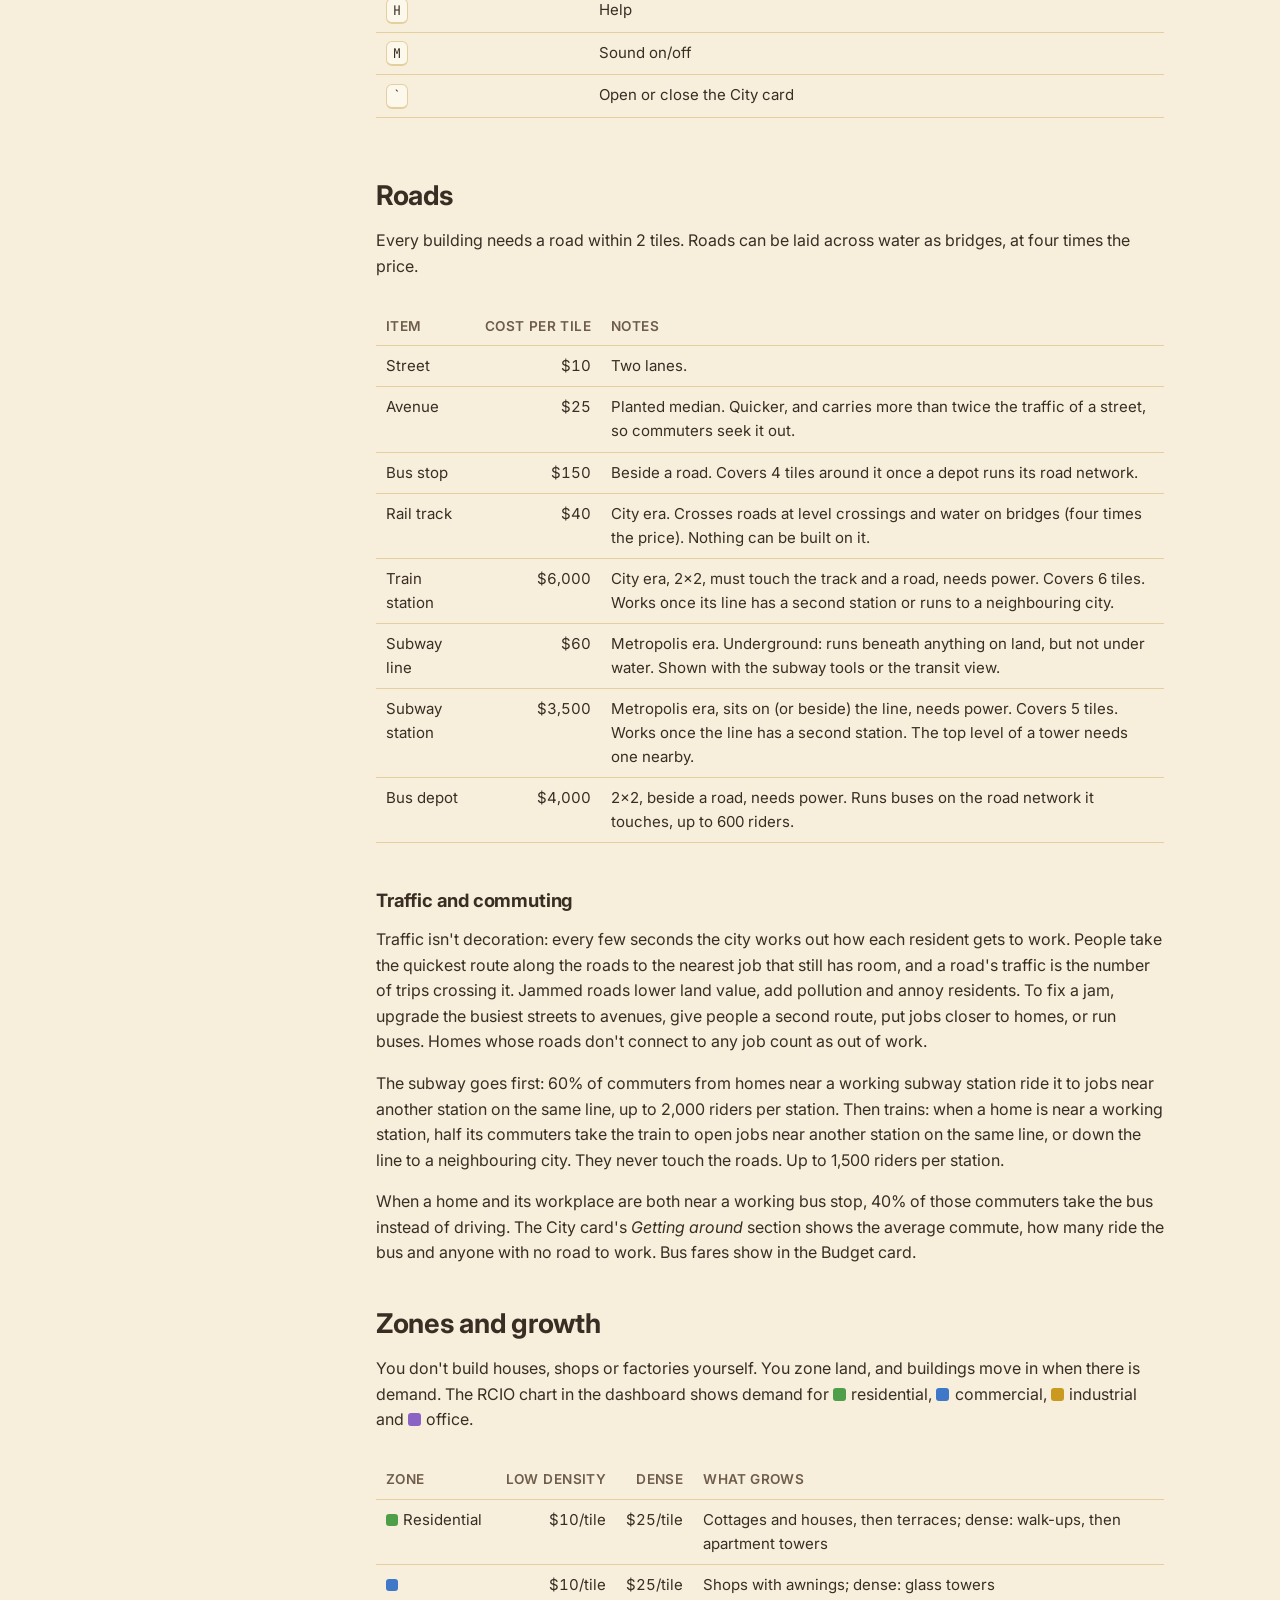
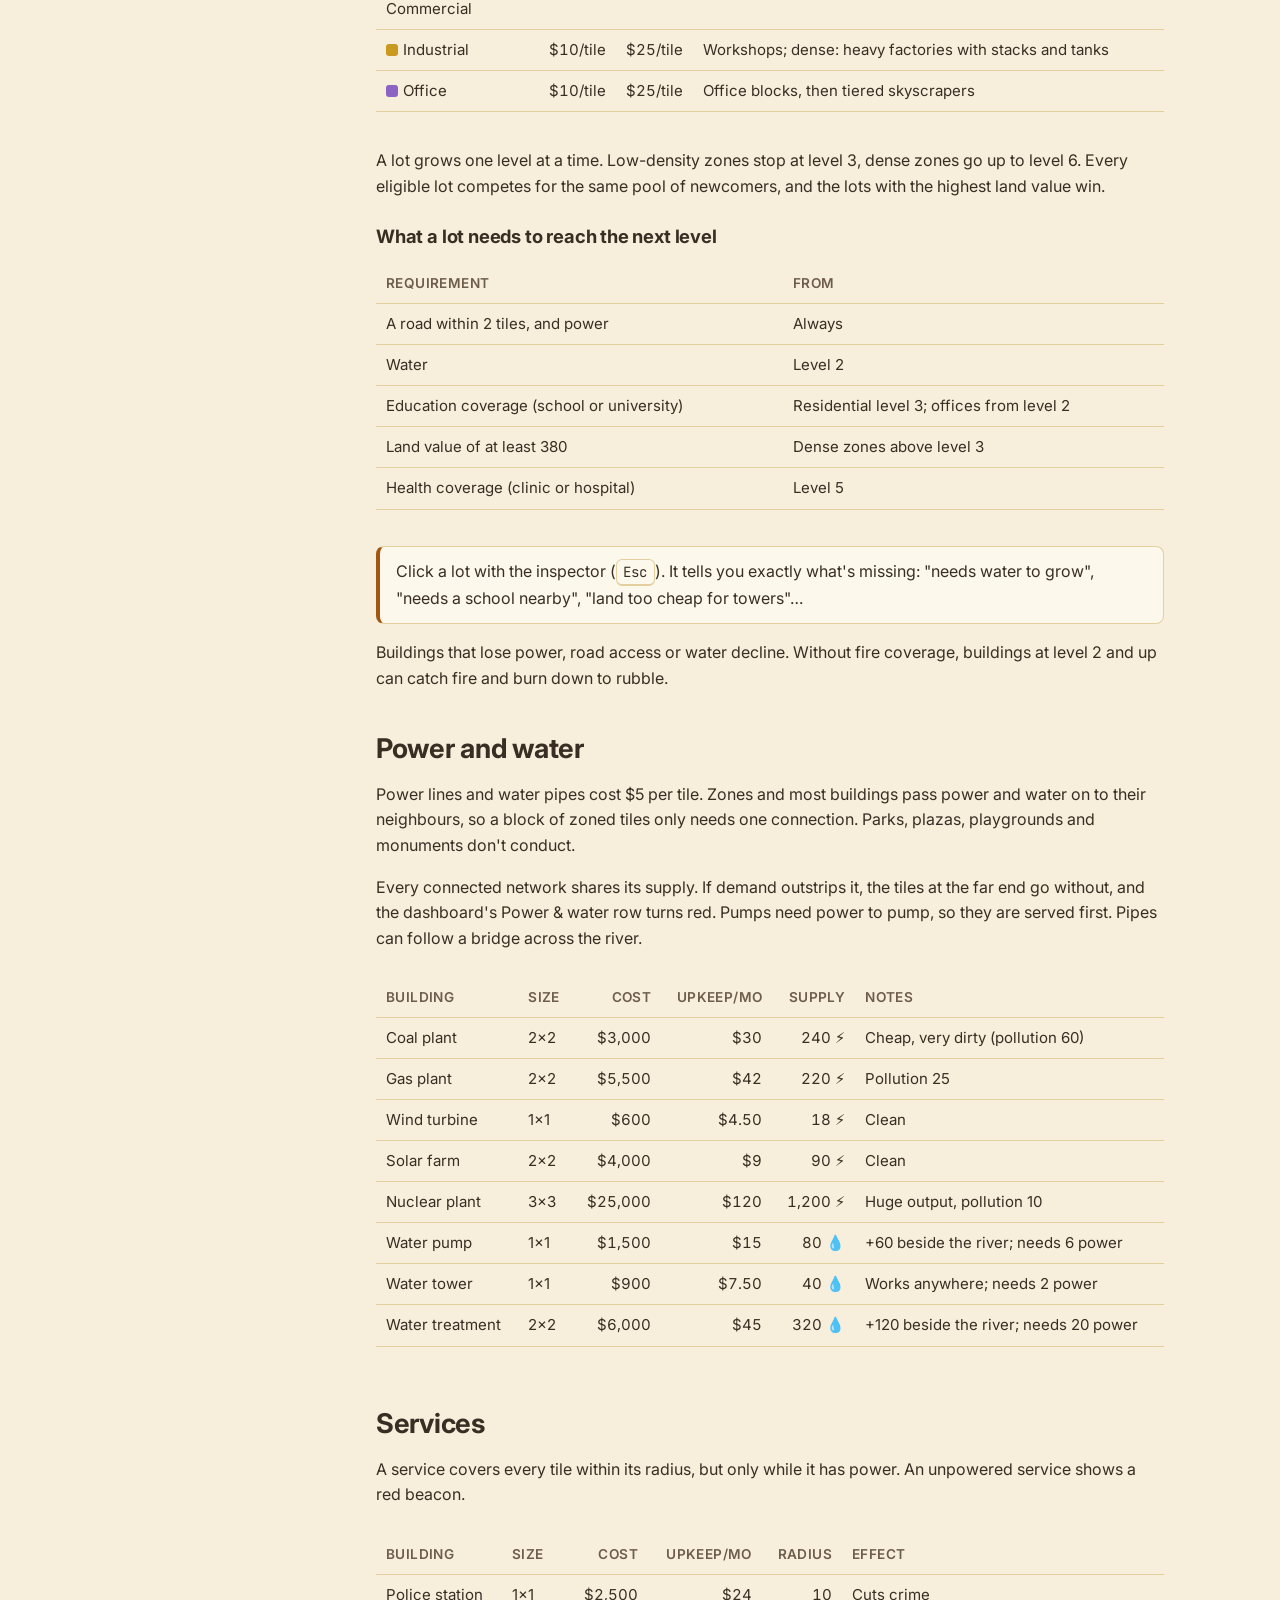
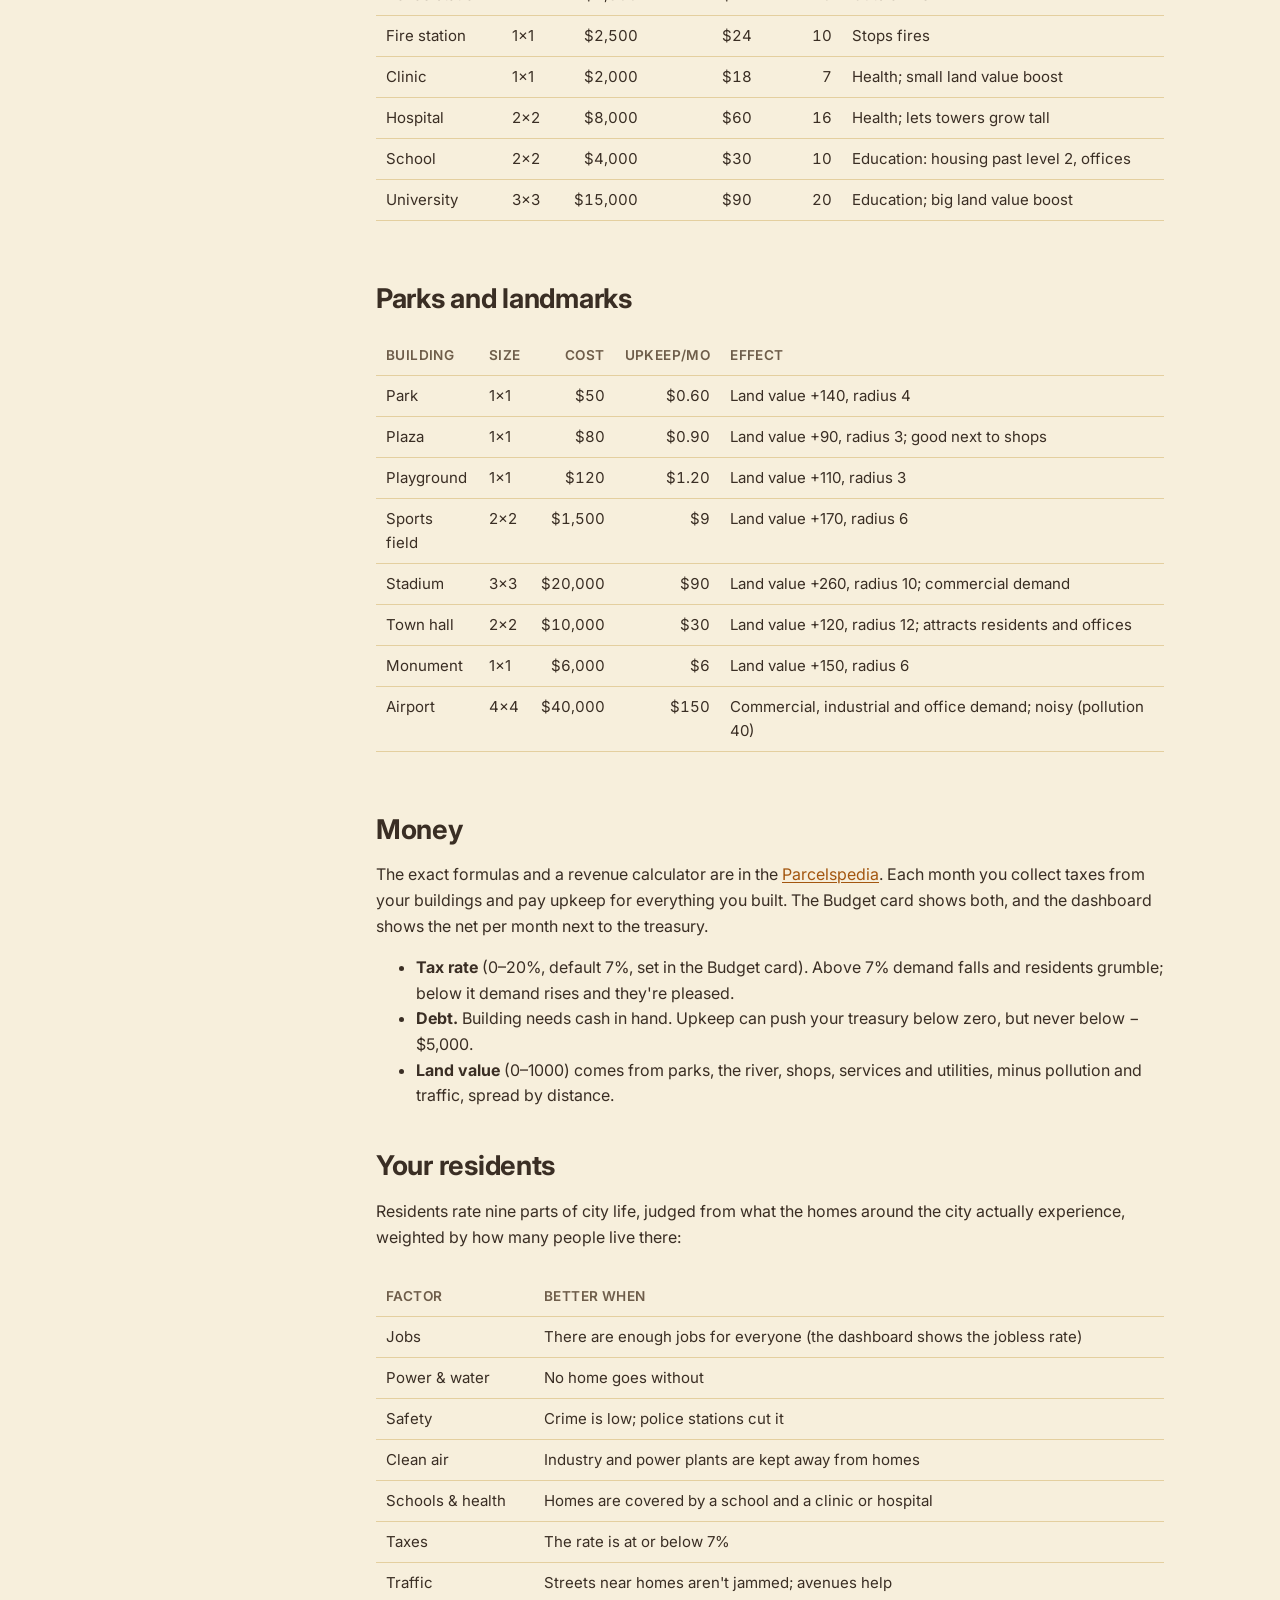
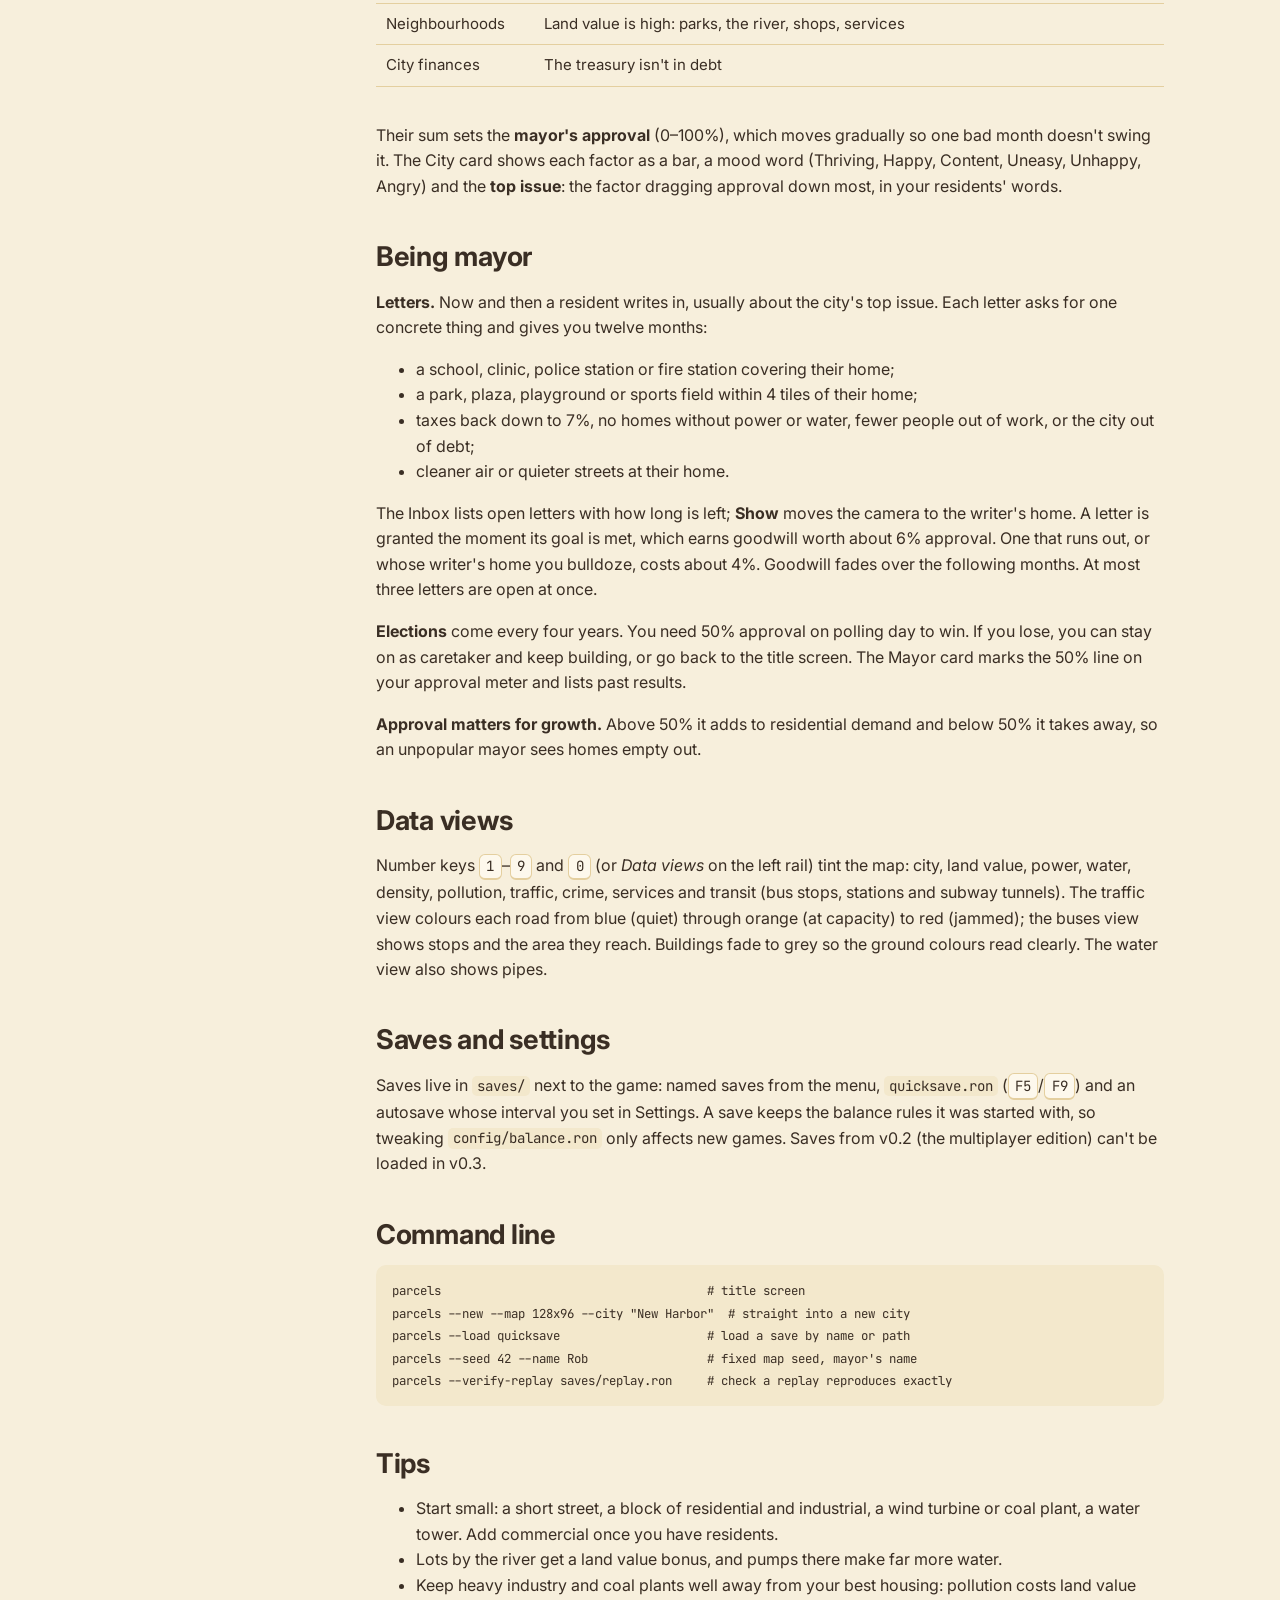
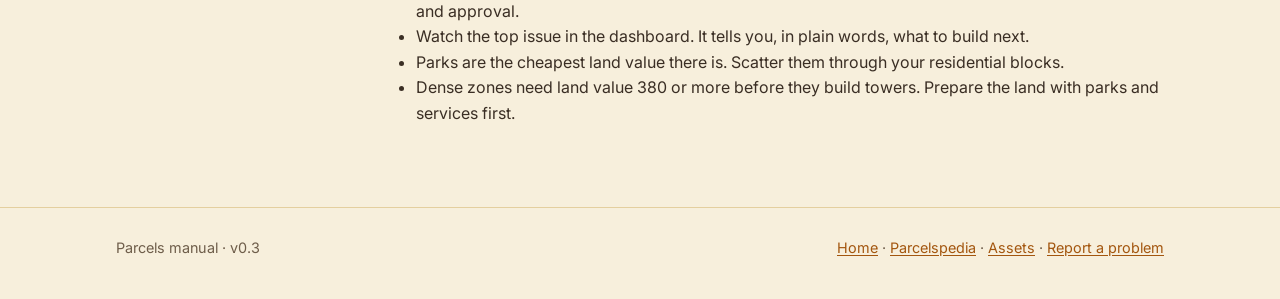
<file: manual.html>
<!doctype html>
<html lang="en">
<head>
  <meta charset="utf-8">
  <meta name="viewport" content="width=device-width, initial-scale=1">
  <title>Parcels Manual</title>
  <meta name="description" content="How to play Parcels: the screen, controls, zones, growth rules, utilities, services, money and keeping your residents happy.">
  <link rel="preconnect" href="https://fonts.googleapis.com">
  <link href="https://fonts.googleapis.com/css2?family=Inter:wght@400;500;600;800&family=JetBrains+Mono&display=swap" rel="stylesheet">
  <link rel="icon" href="data:image/svg+xml,%3Csvg xmlns=%22http://www.w3.org/2000/svg%22 viewBox=%220 0 20 20%22%3E%3Crect width=%229%22 height=%229%22 rx=%222%22 fill=%22%234f9e49%22/%3E%3Crect x=%2211%22 width=%229%22 height=%229%22 rx=%222%22 fill=%22%233f78c9%22/%3E%3Crect y=%2211%22 width=%229%22 height=%229%22 rx=%222%22 fill=%22%23c99a1f%22/%3E%3Crect x=%2211%22 y=%2211%22 width=%229%22 height=%229%22 rx=%222%22 fill=%22%238a63c4%22/%3E%3C/svg%3E">
  <link rel="stylesheet" href="style.css">
</head>
<body>
  <header class="top">
    <div class="wrap">
      <a class="brand" href="./"><span class="tiles"><i></i><i></i><i></i><i></i></span>PARCELS</a>
      <nav>
        <a href="manual.html" aria-current="page">Manual</a>
        <a href="pedia.html">Parcelspedia</a>
        <a href="assets.html">Assets</a>
        <a href="https://github.com/rsantacroce/parcels">GitHub</a>
      </nav>
    </div>
  </header>

  <div class="wrap docs">
    <nav class="toc" aria-label="Contents">
      <a href="#start">Getting started</a>
      <a href="#goal">The goal</a>
      <a href="#screen">The screen</a>
      <a href="#controls">Controls</a>
      <a href="#roads">Roads</a>
      <a href="#zones">Zones and growth</a>
      <a href="#utilities">Power and water</a>
      <a href="#services">Services</a>
      <a href="#parks">Parks and landmarks</a>
      <a href="#economy">Money</a>
      <a href="#residents">Your residents</a>
      <a href="#overlays">Data views</a>
      <a href="#saves">Saves and settings</a>
      <a href="#cli">Command line</a>
      <a href="#tips">Tips</a>
    </nav>

    <article>
      <div class="note" style="margin-top:0">Looking for exact numbers (revenue per zone and level, every building's stats, the land value and demand formulas)? See the <a href="pedia.html">Parcelspedia</a>.</div>

      <h2 id="start">Getting started</h2>
      <p>Unpack the game and run <code>parcels</code> from inside its folder (it reads <code>config/balance.ron</code> from there and writes saves to <code>saves/</code>). On macOS, clear the download quarantine once with <code>xattr -dr com.apple.quarantine parcels-*</code>.</p>
      <p>The title screen shows a city growing by itself in the background and offers:</p>
      <ul>
        <li><strong>Continue</strong>: the most recent save.</li>
        <li><strong>New city</strong>: the city's name, map size (64×48 to 256×256), rivers, lakes, woods, starting money, fires and seed, with a live preview of the map.</li>
        <li><strong>Load city</strong>: named saves with their date, population and treasury.</li>
        <li><strong>Settings</strong>: volume, mouse, shadows, day/night speed, cars and people, interface size, autosave.</li>
      </ul>

      <h2 id="goal">The goal</h2>
      <p>There is no time limit and no score. Parcels is a sandbox: build the city you want. What keeps you honest is money (you can't build without cash in hand) and your residents, whose opinion of you shows up as the <a href="#residents">mayor's approval rating</a>. The game cheers when the population passes 100, 500, 1,000, 2,500 and so on.</p>

      <h2 id="regions">Regions</h2>
      <p>A city can stand alone, or be one of several in a <strong>region</strong>. Choose <em>Regions</em> on the title screen and create one: a grid of 2×2, 3×3 or 4×4 plots, each its own city map of the size you pick, with shared starting money, eras and fire settings. The region map shows every plot. Click open land to found a city there, or a city to play it. <em>Back to the region</em> in the Game menu saves the city and returns to the map; region cities also save themselves when you quit.</p>
      <p>Neighbouring cities connect only where something crosses the map edge between them. Signs at the edges of the map name the city beyond, and the Region card shows what's linked:</p>
      <ul>
        <li><strong>A road or railway</strong> lets residents commute to the neighbour's open jobs, and its job seekers drive in to fill yours. It also adds demand: for homes near their jobs, shops for their residents and factories for their job seekers.</li>
        <li><strong>A power line or water pipe</strong> buys the neighbour's spare power or water when your network falls short, and sells your spare to a neighbour that's short. Buying costs more than running your own plant; selling earns a little. The Budget card shows the trade.</li>
      </ul>
      <p>Each city sees its neighbours as they were when you last played them, so play them in turn to keep the numbers fresh. Every plot has its own land: rivers don't continue across borders yet.</p>

      <h2 id="eras">Eras</h2>
      <p>A new city starts as a <strong>Town</strong>: streets, small zones, coal and wind power, buses and the basic services. As it grows it moves into the <strong>City</strong> era (1,500 residents, or year 4 at the latest) with avenues, offices, gas and solar power, water treatment and civic landmarks; then <strong>Metropolis</strong> (6,000, or year 7) with dense zones, hospitals, universities and the stadium; then <strong>Modern</strong> (15,000, or year 11) with nuclear power and the airport. Locked items show in the build menus with a padlock and the era that brings them. The City card shows how close the next era is, and the game pauses to announce each new one. Untick <em>Eras</em> when founding a city to have everything from the start.</p>

      <h2 id="screen">The screen</h2>
      <ul>
        <li><strong>Left rail</strong>: Inspect, Zoning, Roads, Power, Water, Services, Parks, Landmarks, Demolish and Data views. Clicking a category opens a list of everything in it, with icons and prices.</li>
        <li><strong>Right rail</strong>: the Inbox (letters from residents, with a red count of open ones), the City card (approval and what residents think), the Budget card (money, tax rate, power and water), the Mayor card (your term, the next election, goodwill and past results), the isometric/3D camera switch, street view, the Region card (neighbouring cities and what crosses each border), help and the game menu (save, load, sound, quit).</li>
        <li><strong>Dashboard</strong> along the bottom: minimap (click or drag to move the camera), city name and date, speed buttons, the approval meter, treasury with net income per month, population, the next election (green if you'd win today, red if not), jobless rate, power and water status, the top issue and the RCIO demand chart.</li>
        <li>Hover a building with Inspect to see what it is and how it's doing; click it to open the inspector.</li>
      </ul>

      <h2 id="controls">Controls</h2>
      <h3>Camera</h3>
      <div class="table-scroll"><table>
        <tr><th>Key</th><th>Action</th></tr>
        <tr><td><kbd>W</kbd><kbd>A</kbd><kbd>S</kbd><kbd>D</kbd>, arrows, screen edge, right-drag</td><td>Pan the map</td></tr>
        <tr><td><kbd>Q</kbd> / <kbd>E</kbd></td><td>Turn a quarter (isometric view) or rotate (3D camera)</td></tr>
        <tr><td>Mouse wheel</td><td>Zoom toward the cursor</td></tr>
        <tr><td><kbd>T</kbd></td><td>Switch between the isometric view and the free 3D camera</td></tr>
        <tr><td>Middle-drag, <kbd>PgUp</kbd> / <kbd>PgDn</kbd></td><td>Rotate and tilt (3D camera)</td></tr>
        <tr><td><kbd>V</kbd></td><td>Street view. Walk with <kbd>W</kbd><kbd>A</kbd><kbd>S</kbd><kbd>D</kbd> and the mouse, <kbd>Shift</kbd> to run, <kbd>F</kbd> to fly, <kbd>V</kbd> or <kbd>Esc</kbd> to return. Build tools work at the crosshair.</td></tr>
      </table></div>
      <h3>Tools</h3>
      <div class="table-scroll"><table>
        <tr><th>Key</th><th>Tool</th></tr>
        <tr><td><kbd>R</kbd></td><td>Street; press again for avenue</td></tr>
        <tr><td><kbd>Z</kbd> <kbd>X</kbd> <kbd>C</kbd> <kbd>O</kbd></td><td>Residential, commercial, industrial, office zone; press again for dense</td></tr>
        <tr><td><kbd>L</kbd> / <kbd>P</kbd></td><td>Power line / water pipe</td></tr>
        <tr><td><kbd>G</kbd> <kbd>U</kbd> <kbd>J</kbd> <kbd>K</kbd> <kbd>N</kbd></td><td>Cycle through power plants, water, services, parks, landmarks</td></tr>
        <tr><td><kbd>B</kbd></td><td>Bulldoze</td></tr>
        <tr><td><kbd>Esc</kbd></td><td>Inspect (click a tile to see why it isn't growing)</td></tr>
        <tr><td>Right-click</td><td>Cancel the current tool</td></tr>
      </table></div>
      <p>Zones, roads, lines and pipes can be dragged to place many tiles at once. Multi-tile buildings centre their footprint on the cursor.</p>
      <h3>Game</h3>
      <div class="table-scroll"><table>
        <tr><th>Key</th><th>Action</th></tr>
        <tr><td><kbd>1</kbd> – <kbd>9</kbd></td><td>Data views (press again to clear)</td></tr>
        <tr><td><kbd>Space</kbd></td><td>Pause</td></tr>
        <tr><td><kbd>+</kbd> / <kbd>−</kbd></td><td>Game speed (1×, 2×, 4×, 8×)</td></tr>
        <tr><td><kbd>F5</kbd> / <kbd>F9</kbd></td><td>Quick-save / quick-load</td></tr>
        <tr><td><kbd>F10</kbd></td><td>Menu</td></tr>
        <tr><td><kbd>H</kbd></td><td>Help</td></tr>
        <tr><td><kbd>M</kbd></td><td>Sound on/off</td></tr>
        <tr><td><kbd>`</kbd></td><td>Open or close the City card</td></tr>
      </table></div>

      <h2 id="roads">Roads</h2>
      <p>Every building needs a road within 2 tiles. Roads can be laid across water as bridges, at four times the price.</p>
      <div class="table-scroll"><table>
        <tr><th>Item</th><th class="num">Cost per tile</th><th>Notes</th></tr>
        <tr><td>Street</td><td class="num">$10</td><td>Two lanes.</td></tr>
        <tr><td>Avenue</td><td class="num">$25</td><td>Planted median. Quicker, and carries more than twice the traffic of a street, so commuters seek it out.</td></tr>
        <tr><td>Bus stop</td><td class="num">$150</td><td>Beside a road. Covers 4 tiles around it once a depot runs its road network.</td></tr>
        <tr><td>Rail track</td><td class="num">$40</td><td>City era. Crosses roads at level crossings and water on bridges (four times the price). Nothing can be built on it.</td></tr>
        <tr><td>Train station</td><td class="num">$6,000</td><td>City era, 2×2, must touch the track and a road, needs power. Covers 6 tiles. Works once its line has a second station or runs to a neighbouring city.</td></tr>
        <tr><td>Subway line</td><td class="num">$60</td><td>Metropolis era. Underground: runs beneath anything on land, but not under water. Shown with the subway tools or the transit view.</td></tr>
        <tr><td>Subway station</td><td class="num">$3,500</td><td>Metropolis era, sits on (or beside) the line, needs power. Covers 5 tiles. Works once the line has a second station. The top level of a tower needs one nearby.</td></tr>
        <tr><td>Bus depot</td><td class="num">$4,000</td><td>2×2, beside a road, needs power. Runs buses on the road network it touches, up to 600 riders.</td></tr>
      </table></div>
      <h3>Traffic and commuting</h3>
      <p>Traffic isn't decoration: every few seconds the city works out how each resident gets to work. People take the quickest route along the roads to the nearest job that still has room, and a road's traffic is the number of trips crossing it. Jammed roads lower land value, add pollution and annoy residents. To fix a jam, upgrade the busiest streets to avenues, give people a second route, put jobs closer to homes, or run buses. Homes whose roads don't connect to any job count as out of work.</p>
      <p>The subway goes first: 60% of commuters from homes near a working subway station ride it to jobs near another station on the same line, up to 2,000 riders per station. Then trains: when a home is near a working station, half its commuters take the train to open jobs near another station on the same line, or down the line to a neighbouring city. They never touch the roads. Up to 1,500 riders per station.</p>
      <p>When a home and its workplace are both near a working bus stop, 40% of those commuters take the bus instead of driving. The City card's <em>Getting around</em> section shows the average commute, how many ride the bus and anyone with no road to work. Bus fares show in the Budget card.</p>

      <h2 id="zones">Zones and growth</h2>
      <p>You don't build houses, shops or factories yourself. You zone land, and buildings move in when there is demand. The RCIO chart in the dashboard shows demand for <span class="chip" style="background:var(--res)"></span>residential, <span class="chip" style="background:var(--com)"></span>commercial, <span class="chip" style="background:var(--ind)"></span>industrial and <span class="chip" style="background:var(--off)"></span>office.</p>
      <div class="table-scroll"><table>
        <tr><th>Zone</th><th class="num">Low density</th><th class="num">Dense</th><th>What grows</th></tr>
        <tr><td><span class="chip" style="background:var(--res)"></span>Residential</td><td class="num">$10/tile</td><td class="num">$25/tile</td><td>Cottages and houses, then terraces; dense: walk-ups, then apartment towers</td></tr>
        <tr><td><span class="chip" style="background:var(--com)"></span>Commercial</td><td class="num">$10/tile</td><td class="num">$25/tile</td><td>Shops with awnings; dense: glass towers</td></tr>
        <tr><td><span class="chip" style="background:var(--ind)"></span>Industrial</td><td class="num">$10/tile</td><td class="num">$25/tile</td><td>Workshops; dense: heavy factories with stacks and tanks</td></tr>
        <tr><td><span class="chip" style="background:var(--off)"></span>Office</td><td class="num">$10/tile</td><td class="num">$25/tile</td><td>Office blocks, then tiered skyscrapers</td></tr>
      </table></div>
      <p>A lot grows one level at a time. Low-density zones stop at level 3, dense zones go up to level 6. Every eligible lot competes for the same pool of newcomers, and the lots with the highest land value win.</p>
      <h3>What a lot needs to reach the next level</h3>
      <div class="table-scroll"><table>
        <tr><th>Requirement</th><th>From</th></tr>
        <tr><td>A road within 2 tiles, and power</td><td>Always</td></tr>
        <tr><td>Water</td><td>Level 2</td></tr>
        <tr><td>Education coverage (school or university)</td><td>Residential level 3; offices from level 2</td></tr>
        <tr><td>Land value of at least 380</td><td>Dense zones above level 3</td></tr>
        <tr><td>Health coverage (clinic or hospital)</td><td>Level 5</td></tr>
      </table></div>
      <div class="note">Click a lot with the inspector (<kbd>Esc</kbd>). It tells you exactly what's missing: "needs water to grow", "needs a school nearby", "land too cheap for towers"…</div>
      <p>Buildings that lose power, road access or water decline. Without fire coverage, buildings at level 2 and up can catch fire and burn down to rubble.</p>

      <h2 id="utilities">Power and water</h2>
      <p>Power lines and water pipes cost $5 per tile. Zones and most buildings pass power and water on to their neighbours, so a block of zoned tiles only needs one connection. Parks, plazas, playgrounds and monuments don't conduct.</p>
      <p>Every connected network shares its supply. If demand outstrips it, the tiles at the far end go without, and the dashboard's Power &amp; water row turns red. Pumps need power to pump, so they are served first. Pipes can follow a bridge across the river.</p>
      <div class="table-scroll"><table>
        <tr><th>Building</th><th>Size</th><th class="num">Cost</th><th class="num">Upkeep/mo</th><th class="num">Supply</th><th>Notes</th></tr>
        <tr><td>Coal plant</td><td>2×2</td><td class="num">$3,000</td><td class="num">$30</td><td class="num">240 ⚡</td><td>Cheap, very dirty (pollution 60)</td></tr>
        <tr><td>Gas plant</td><td>2×2</td><td class="num">$5,500</td><td class="num">$42</td><td class="num">220 ⚡</td><td>Pollution 25</td></tr>
        <tr><td>Wind turbine</td><td>1×1</td><td class="num">$600</td><td class="num">$4.50</td><td class="num">18 ⚡</td><td>Clean</td></tr>
        <tr><td>Solar farm</td><td>2×2</td><td class="num">$4,000</td><td class="num">$9</td><td class="num">90 ⚡</td><td>Clean</td></tr>
        <tr><td>Nuclear plant</td><td>3×3</td><td class="num">$25,000</td><td class="num">$120</td><td class="num">1,200 ⚡</td><td>Huge output, pollution 10</td></tr>
        <tr><td>Water pump</td><td>1×1</td><td class="num">$1,500</td><td class="num">$15</td><td class="num">80 💧</td><td>+60 beside the river; needs 6 power</td></tr>
        <tr><td>Water tower</td><td>1×1</td><td class="num">$900</td><td class="num">$7.50</td><td class="num">40 💧</td><td>Works anywhere; needs 2 power</td></tr>
        <tr><td>Water treatment</td><td>2×2</td><td class="num">$6,000</td><td class="num">$45</td><td class="num">320 💧</td><td>+120 beside the river; needs 20 power</td></tr>
      </table></div>

      <h2 id="services">Services</h2>
      <p>A service covers every tile within its radius, but only while it has power. An unpowered service shows a red beacon.</p>
      <div class="table-scroll"><table>
        <tr><th>Building</th><th>Size</th><th class="num">Cost</th><th class="num">Upkeep/mo</th><th class="num">Radius</th><th>Effect</th></tr>
        <tr><td>Police station</td><td>1×1</td><td class="num">$2,500</td><td class="num">$24</td><td class="num">10</td><td>Cuts crime</td></tr>
        <tr><td>Fire station</td><td>1×1</td><td class="num">$2,500</td><td class="num">$24</td><td class="num">10</td><td>Stops fires</td></tr>
        <tr><td>Clinic</td><td>1×1</td><td class="num">$2,000</td><td class="num">$18</td><td class="num">7</td><td>Health; small land value boost</td></tr>
        <tr><td>Hospital</td><td>2×2</td><td class="num">$8,000</td><td class="num">$60</td><td class="num">16</td><td>Health; lets towers grow tall</td></tr>
        <tr><td>School</td><td>2×2</td><td class="num">$4,000</td><td class="num">$30</td><td class="num">10</td><td>Education: housing past level 2, offices</td></tr>
        <tr><td>University</td><td>3×3</td><td class="num">$15,000</td><td class="num">$90</td><td class="num">20</td><td>Education; big land value boost</td></tr>
      </table></div>

      <h2 id="parks">Parks and landmarks</h2>
      <div class="table-scroll"><table>
        <tr><th>Building</th><th>Size</th><th class="num">Cost</th><th class="num">Upkeep/mo</th><th>Effect</th></tr>
        <tr><td>Park</td><td>1×1</td><td class="num">$50</td><td class="num">$0.60</td><td>Land value +140, radius 4</td></tr>
        <tr><td>Plaza</td><td>1×1</td><td class="num">$80</td><td class="num">$0.90</td><td>Land value +90, radius 3; good next to shops</td></tr>
        <tr><td>Playground</td><td>1×1</td><td class="num">$120</td><td class="num">$1.20</td><td>Land value +110, radius 3</td></tr>
        <tr><td>Sports field</td><td>2×2</td><td class="num">$1,500</td><td class="num">$9</td><td>Land value +170, radius 6</td></tr>
        <tr><td>Stadium</td><td>3×3</td><td class="num">$20,000</td><td class="num">$90</td><td>Land value +260, radius 10; commercial demand</td></tr>
        <tr><td>Town hall</td><td>2×2</td><td class="num">$10,000</td><td class="num">$30</td><td>Land value +120, radius 12; attracts residents and offices</td></tr>
        <tr><td>Monument</td><td>1×1</td><td class="num">$6,000</td><td class="num">$6</td><td>Land value +150, radius 6</td></tr>
        <tr><td>Airport</td><td>4×4</td><td class="num">$40,000</td><td class="num">$150</td><td>Commercial, industrial and office demand; noisy (pollution 40)</td></tr>
      </table></div>

      <h2 id="economy">Money</h2>
      <p>The exact formulas and a revenue calculator are in the <a href="pedia.html#taxes">Parcelspedia</a>. Each month you collect taxes from your buildings and pay upkeep for everything you built. The Budget card shows both, and the dashboard shows the net per month next to the treasury.</p>
      <ul>
        <li><strong>Tax rate</strong> (0–20%, default 7%, set in the Budget card). Above 7% demand falls and residents grumble; below it demand rises and they're pleased.</li>
        <li><strong>Debt.</strong> Building needs cash in hand. Upkeep can push your treasury below zero, but never below −$5,000.</li>
        <li><strong>Land value</strong> (0–1000) comes from parks, the river, shops, services and utilities, minus pollution and traffic, spread by distance.</li>
      </ul>

      <h2 id="residents">Your residents</h2>
      <p>Residents rate nine parts of city life, judged from what the homes around the city actually experience, weighted by how many people live there:</p>
      <div class="table-scroll"><table>
        <tr><th>Factor</th><th>Better when</th></tr>
        <tr><td>Jobs</td><td>There are enough jobs for everyone (the dashboard shows the jobless rate)</td></tr>
        <tr><td>Power &amp; water</td><td>No home goes without</td></tr>
        <tr><td>Safety</td><td>Crime is low; police stations cut it</td></tr>
        <tr><td>Clean air</td><td>Industry and power plants are kept away from homes</td></tr>
        <tr><td>Schools &amp; health</td><td>Homes are covered by a school and a clinic or hospital</td></tr>
        <tr><td>Taxes</td><td>The rate is at or below 7%</td></tr>
        <tr><td>Traffic</td><td>Streets near homes aren't jammed; avenues help</td></tr>
        <tr><td>Neighbourhoods</td><td>Land value is high: parks, the river, shops, services</td></tr>
        <tr><td>City finances</td><td>The treasury isn't in debt</td></tr>
      </table></div>
      <p>Their sum sets the <strong>mayor's approval</strong> (0–100%), which moves gradually so one bad month doesn't swing it. The City card shows each factor as a bar, a mood word (Thriving, Happy, Content, Uneasy, Unhappy, Angry) and the <strong>top issue</strong>: the factor dragging approval down most, in your residents' words.</p>

      <h2 id="mayor">Being mayor</h2>
      <p><strong>Letters.</strong> Now and then a resident writes in, usually about the city's top issue. Each letter asks for one concrete thing and gives you twelve months:</p>
      <ul>
        <li>a school, clinic, police station or fire station covering their home;</li>
        <li>a park, plaza, playground or sports field within 4 tiles of their home;</li>
        <li>taxes back down to 7%, no homes without power or water, fewer people out of work, or the city out of debt;</li>
        <li>cleaner air or quieter streets at their home.</li>
      </ul>
      <p>The Inbox lists open letters with how long is left; <strong>Show</strong> moves the camera to the writer's home. A letter is granted the moment its goal is met, which earns goodwill worth about 6% approval. One that runs out, or whose writer's home you bulldoze, costs about 4%. Goodwill fades over the following months. At most three letters are open at once.</p>
      <p><strong>Elections</strong> come every four years. You need 50% approval on polling day to win. If you lose, you can stay on as caretaker and keep building, or go back to the title screen. The Mayor card marks the 50% line on your approval meter and lists past results.</p>
      <p><strong>Approval matters for growth.</strong> Above 50% it adds to residential demand and below 50% it takes away, so an unpopular mayor sees homes empty out.</p>

      <h2 id="overlays">Data views</h2>
      <p>Number keys <kbd>1</kbd>–<kbd>9</kbd> and <kbd>0</kbd> (or <em>Data views</em> on the left rail) tint the map: city, land value, power, water, density, pollution, traffic, crime, services and transit (bus stops, stations and subway tunnels). The traffic view colours each road from blue (quiet) through orange (at capacity) to red (jammed); the buses view shows stops and the area they reach. Buildings fade to grey so the ground colours read clearly. The water view also shows pipes.</p>

      <h2 id="saves">Saves and settings</h2>
      <p>Saves live in <code>saves/</code> next to the game: named saves from the menu, <code>quicksave.ron</code> (<kbd>F5</kbd>/<kbd>F9</kbd>) and an autosave whose interval you set in Settings. A save keeps the balance rules it was started with, so tweaking <code>config/balance.ron</code> only affects new games. Saves from v0.2 (the multiplayer edition) can't be loaded in v0.3.</p>

      <h2 id="cli">Command line</h2>
<pre><code>parcels                                      # title screen
parcels --new --map 128x96 --city "New Harbor"  # straight into a new city
parcels --load quicksave                     # load a save by name or path
parcels --seed 42 --name Rob                 # fixed map seed, mayor's name
parcels --verify-replay saves/replay.ron     # check a replay reproduces exactly</code></pre>

      <h2 id="tips">Tips</h2>
      <ul>
        <li>Start small: a short street, a block of residential and industrial, a wind turbine or coal plant, a water tower. Add commercial once you have residents.</li>
        <li>Lots by the river get a land value bonus, and pumps there make far more water.</li>
        <li>Keep heavy industry and coal plants well away from your best housing: pollution costs land value and approval.</li>
        <li>Watch the top issue in the dashboard. It tells you, in plain words, what to build next.</li>
        <li>Parks are the cheapest land value there is. Scatter them through your residential blocks.</li>
        <li>Dense zones need land value 380 or more before they build towers. Prepare the land with parks and services first.</li>
      </ul>
    </article>
  </div>

  <footer>
    <div class="wrap">
      <span>Parcels manual · v0.3</span>
      <span><a href="./">Home</a> · <a href="pedia.html">Parcelspedia</a> · <a href="assets.html">Assets</a> · <a href="https://github.com/rsantacroce/parcels/issues">Report a problem</a></span>
    </div>
  </footer>
</body>
</html>
</file>
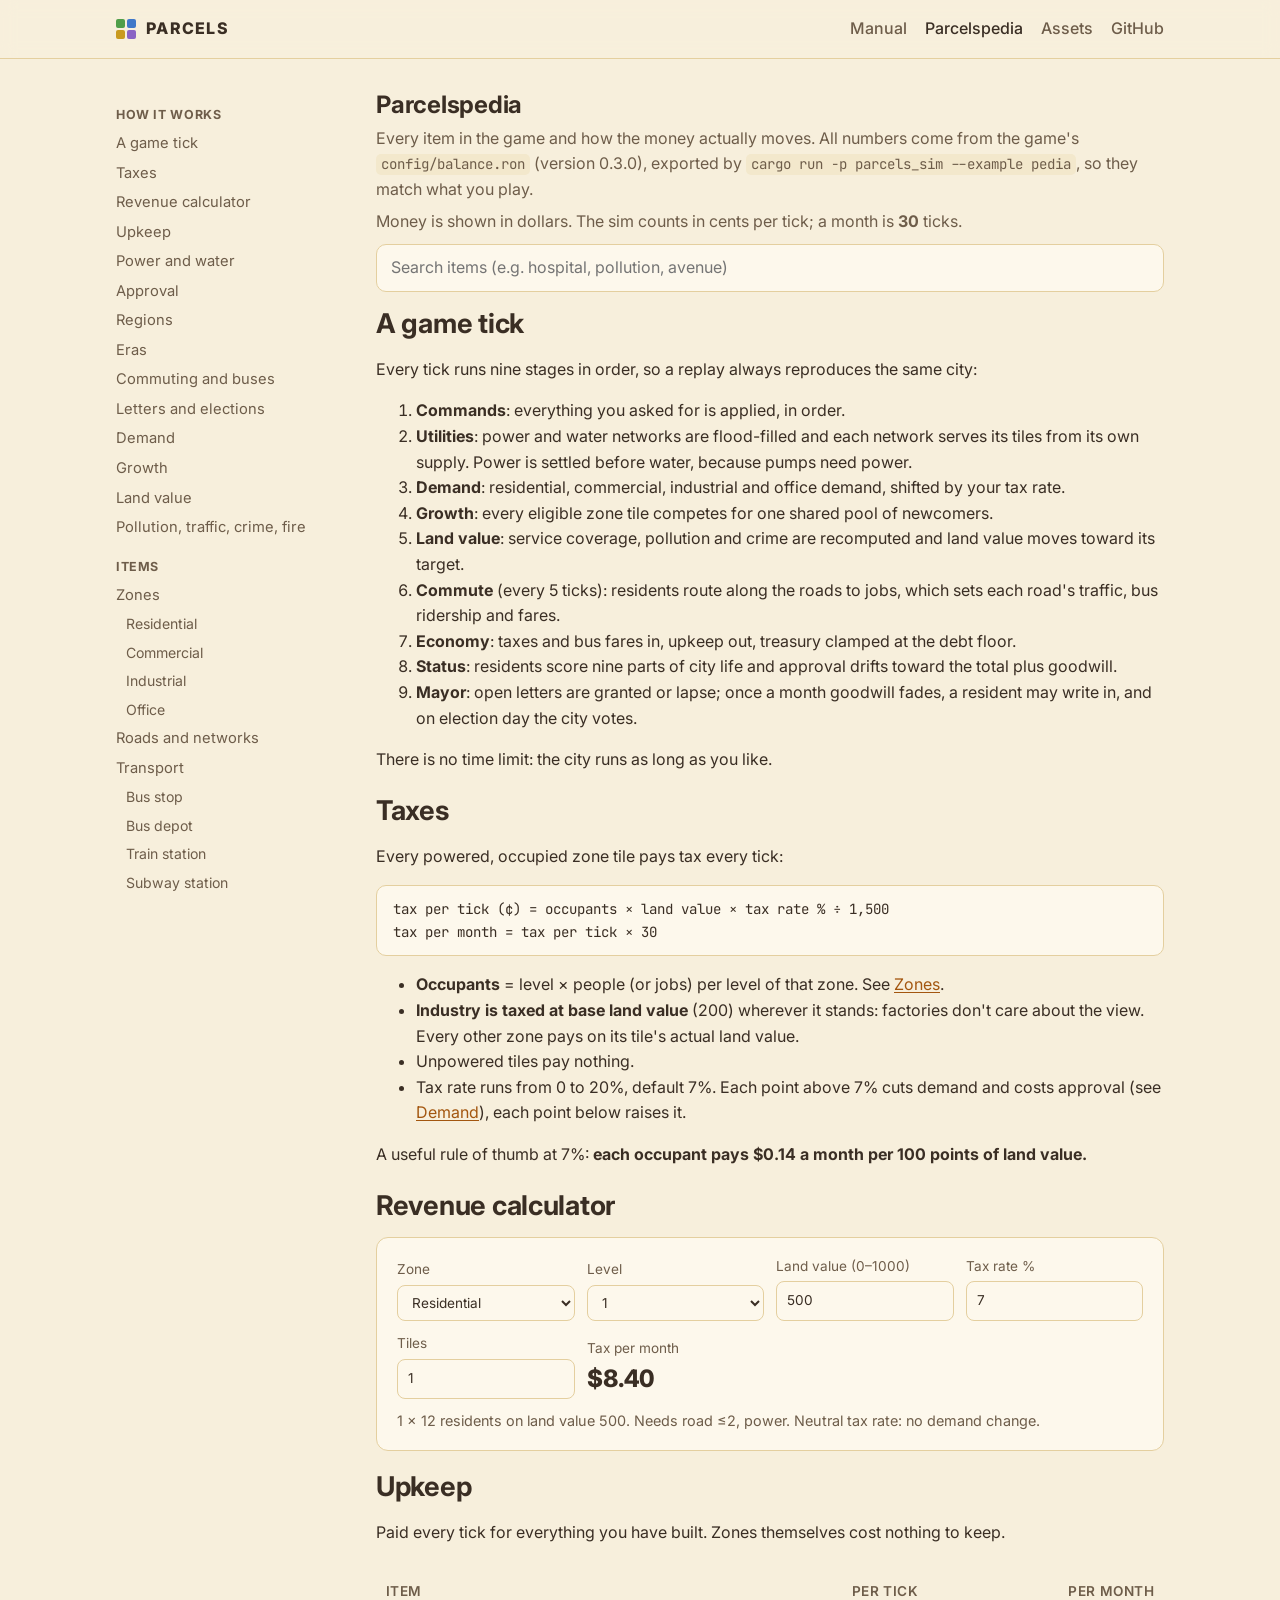
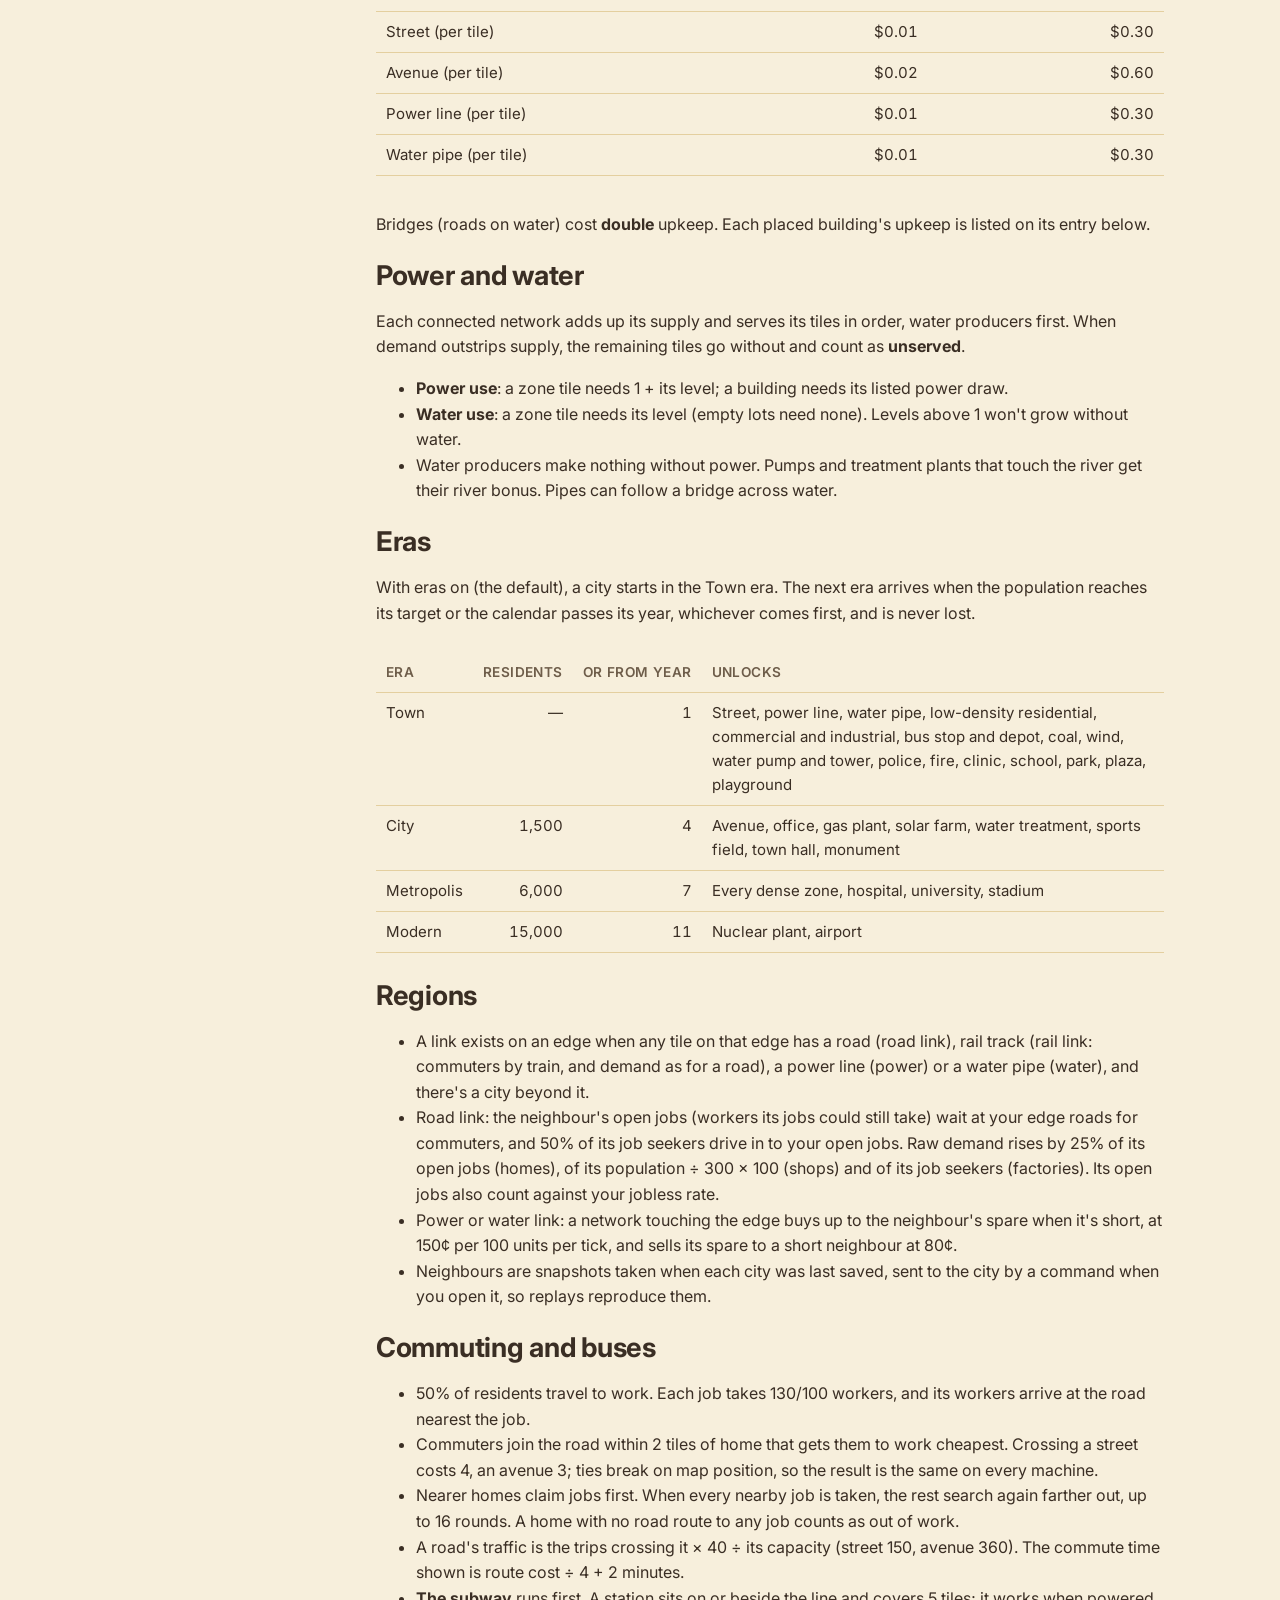
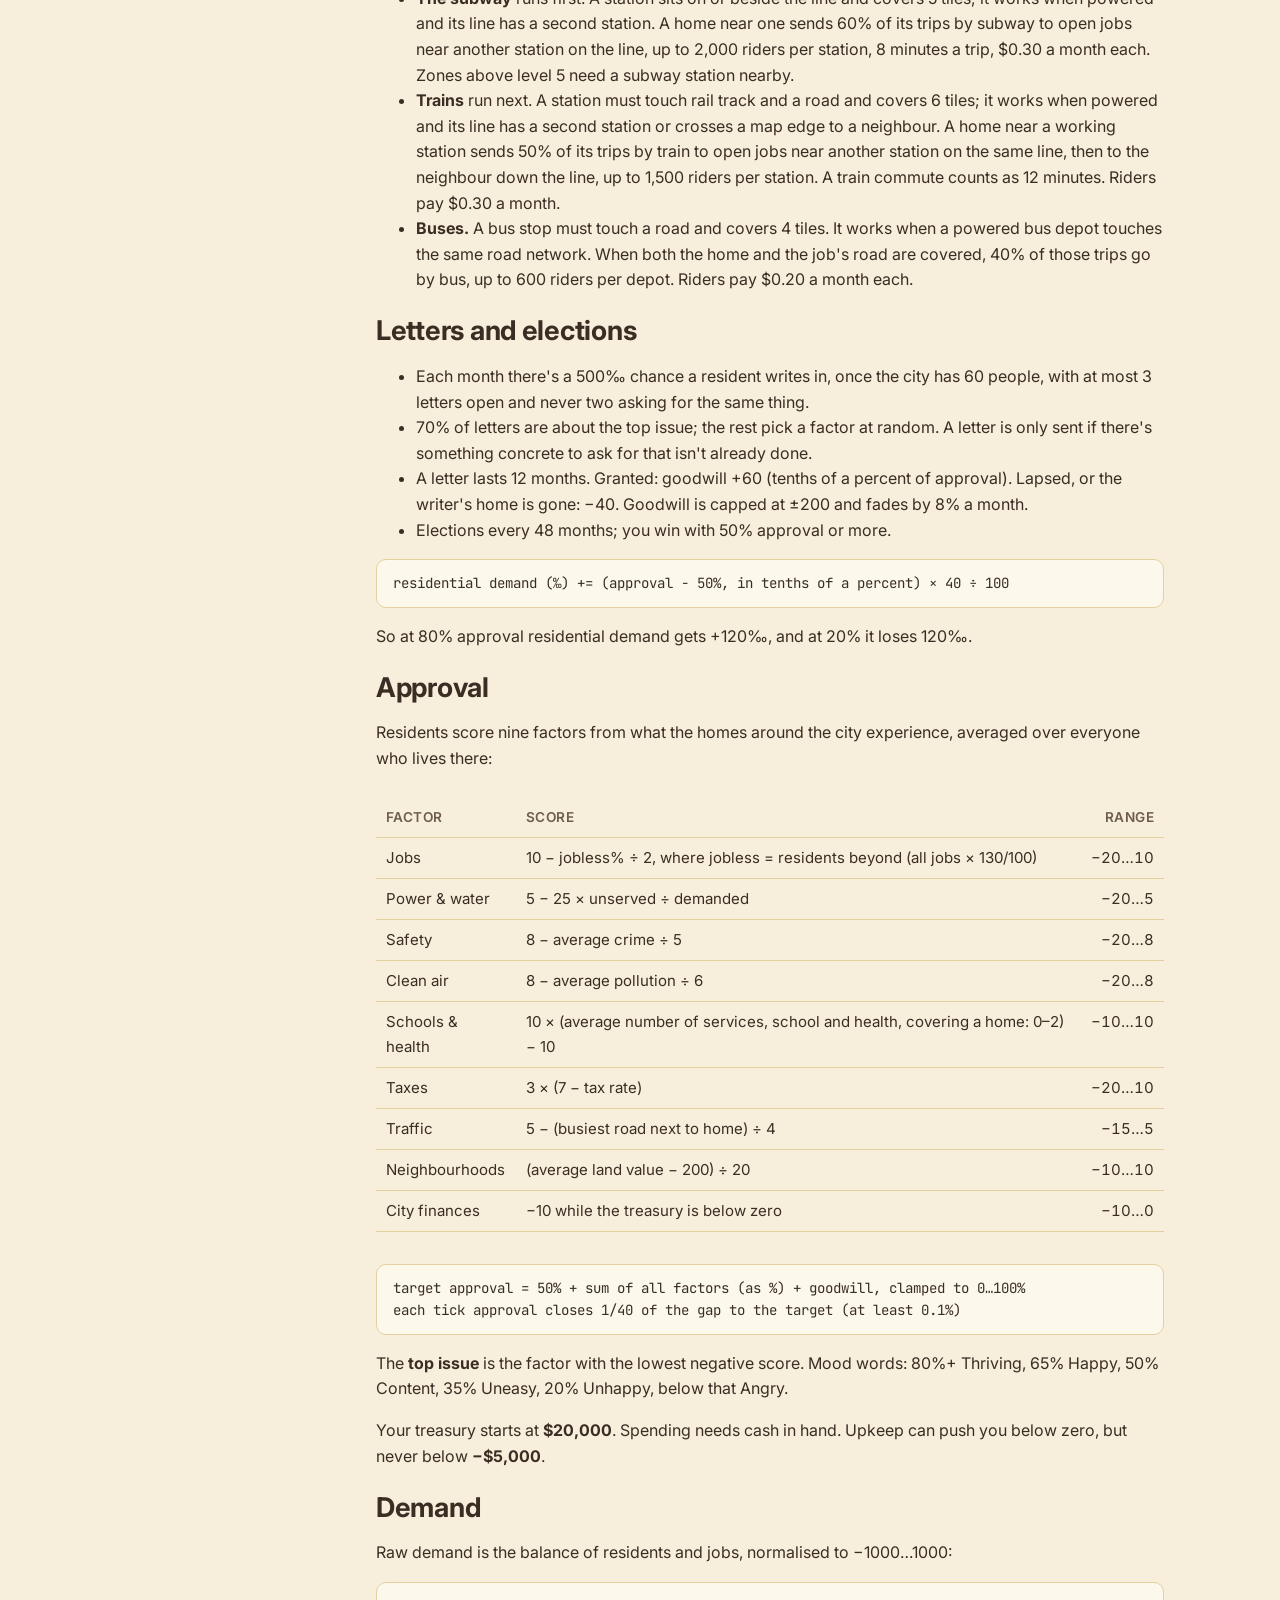
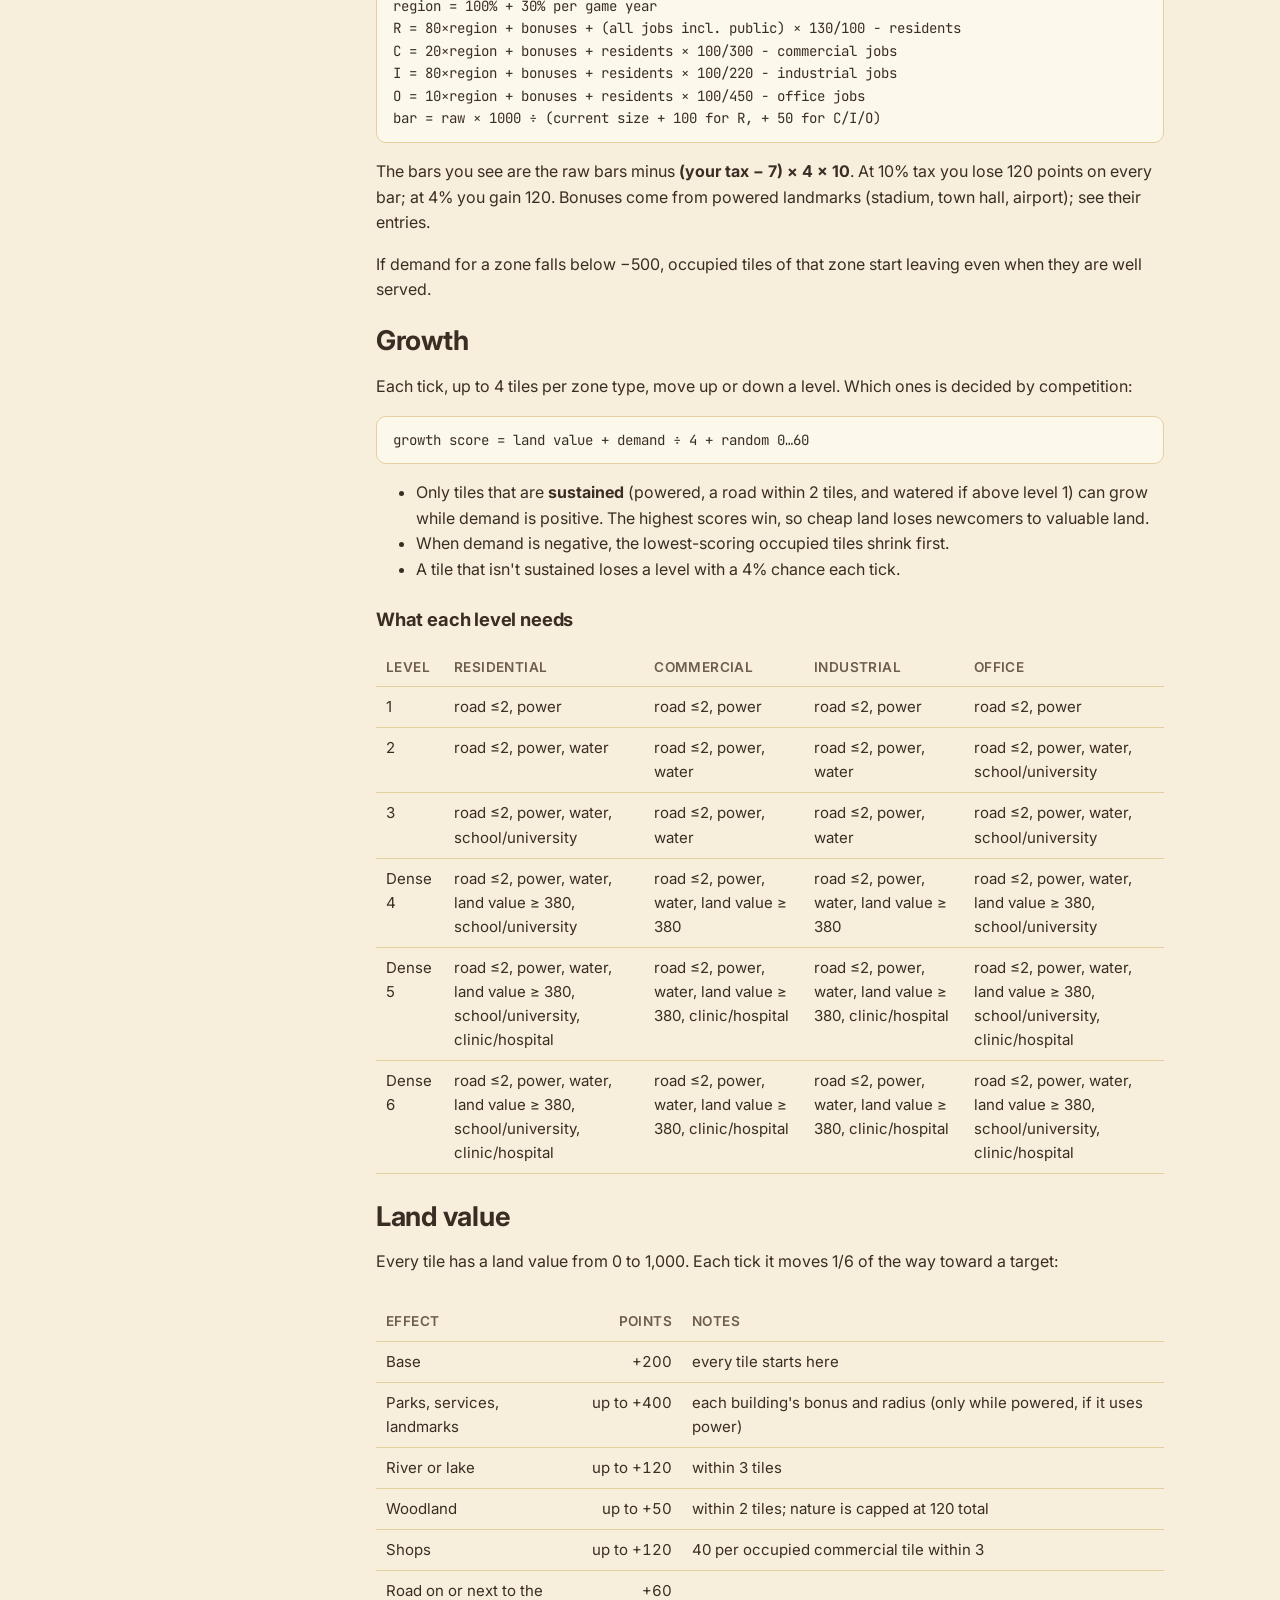
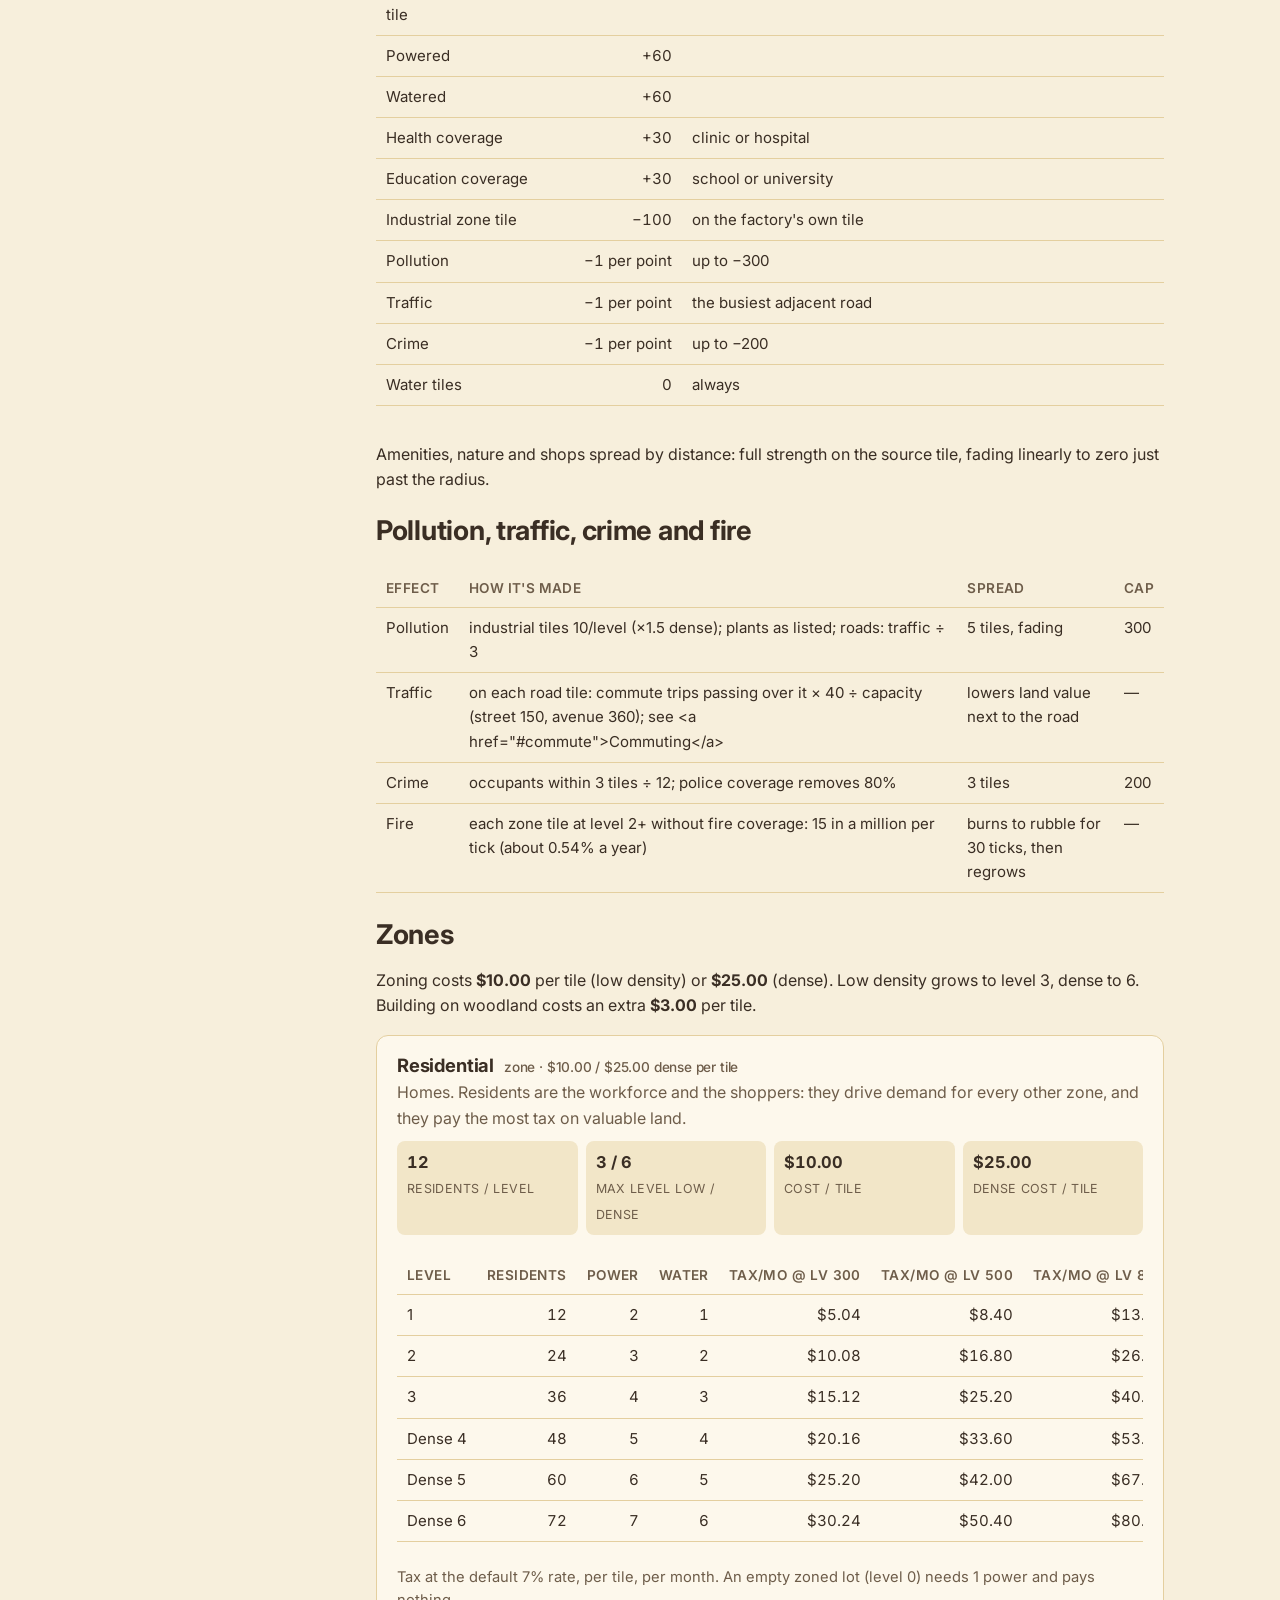
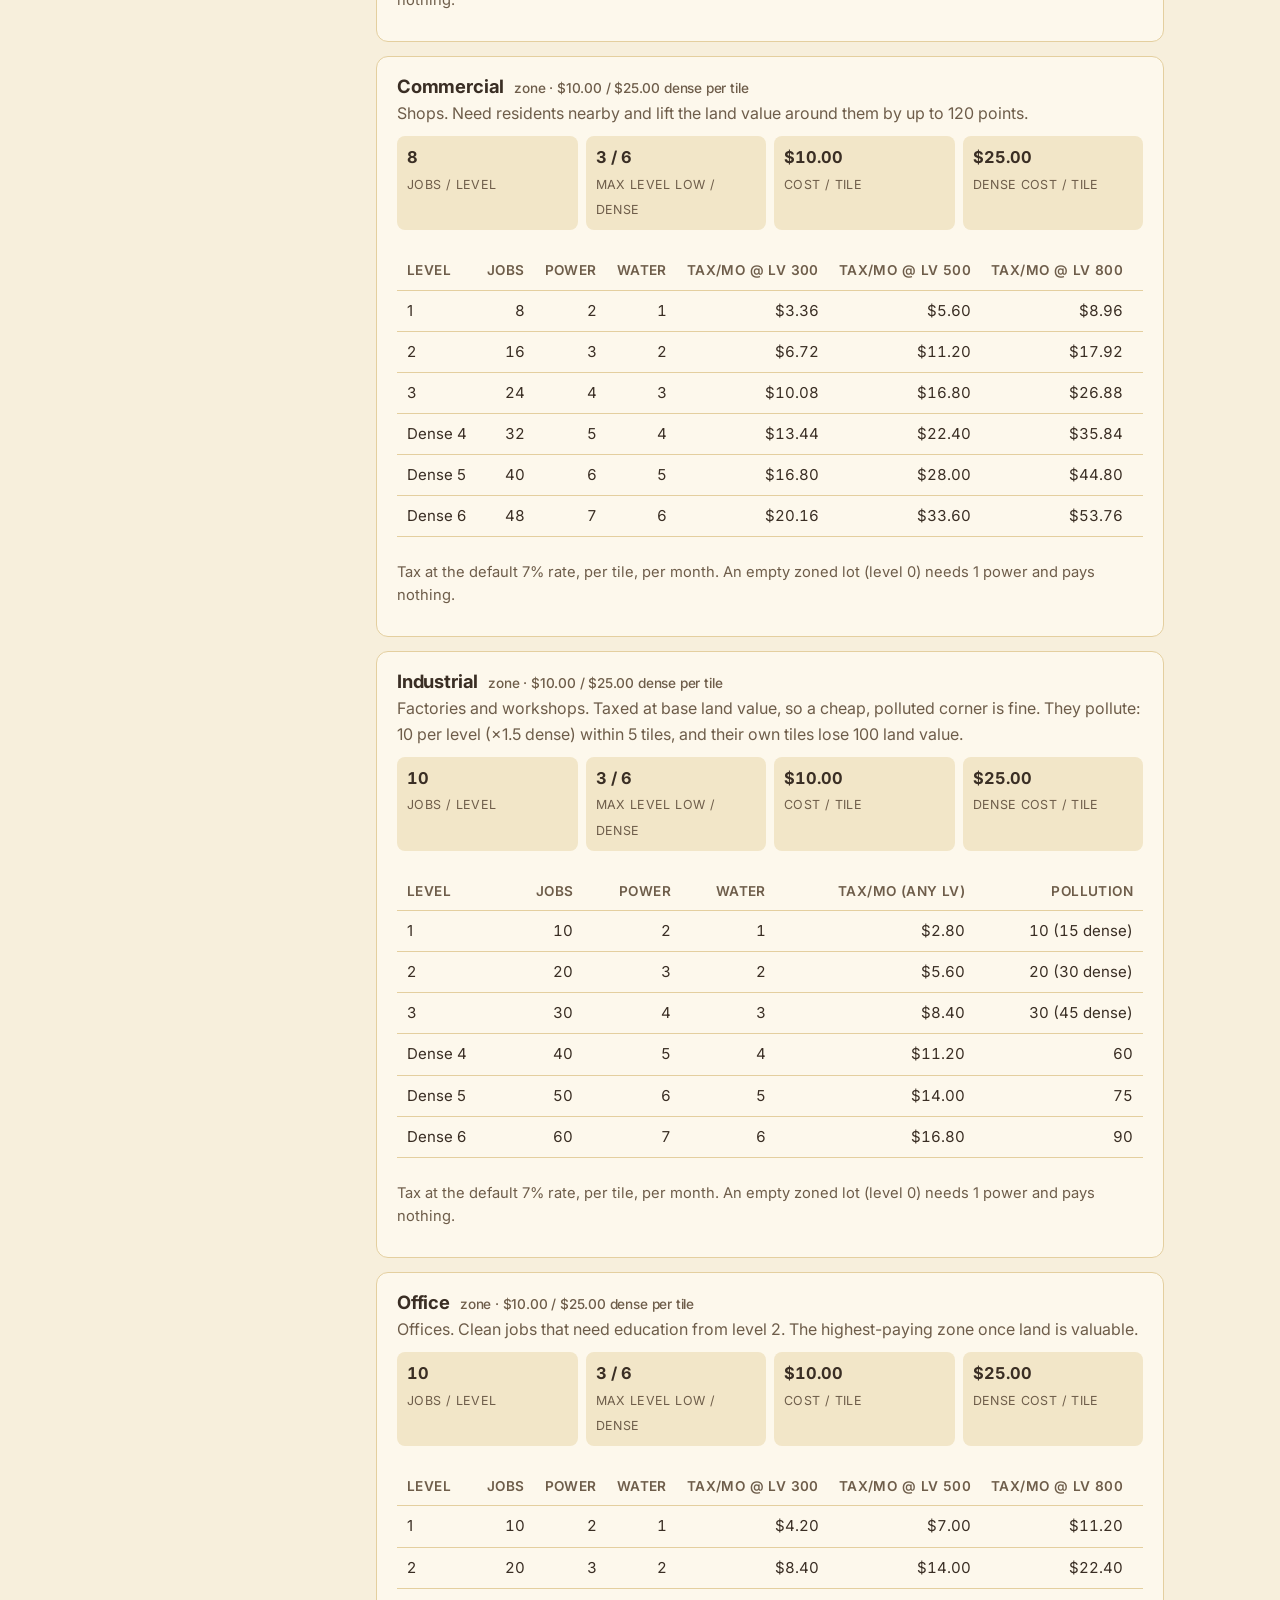
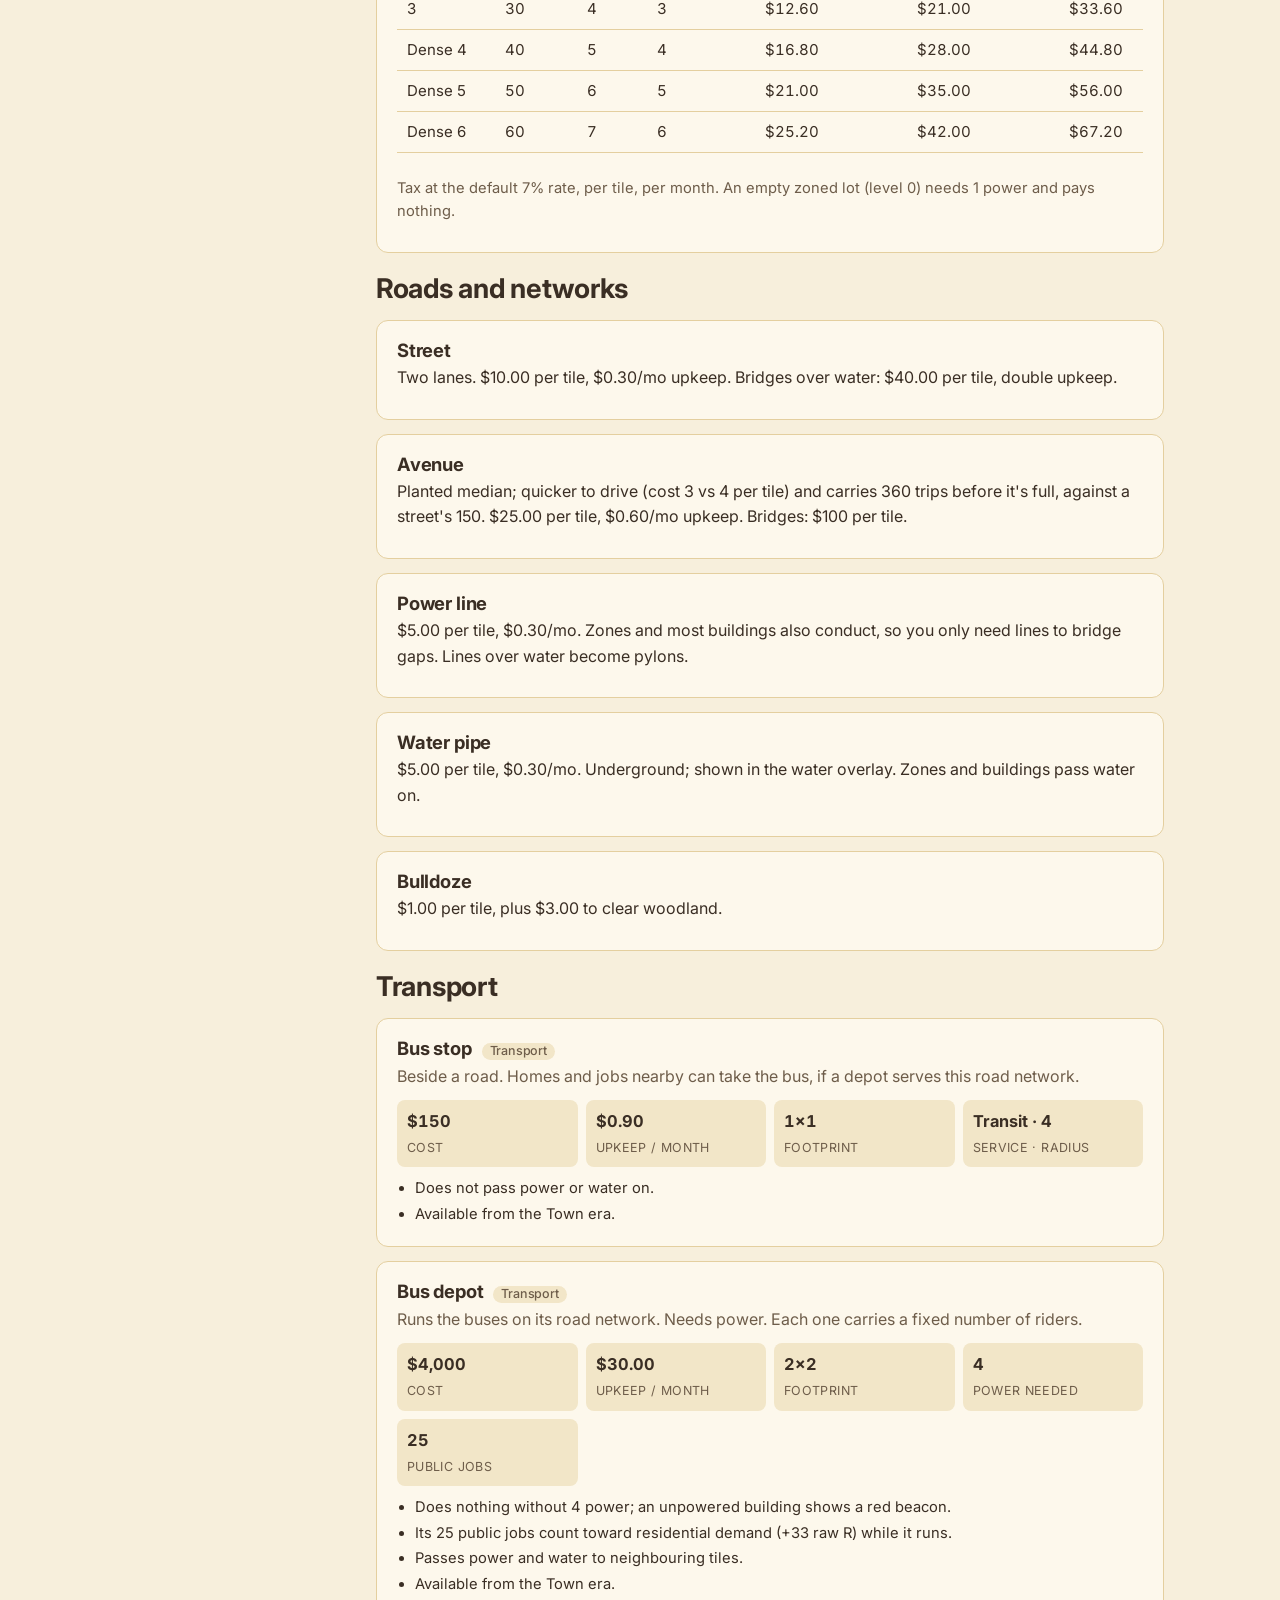
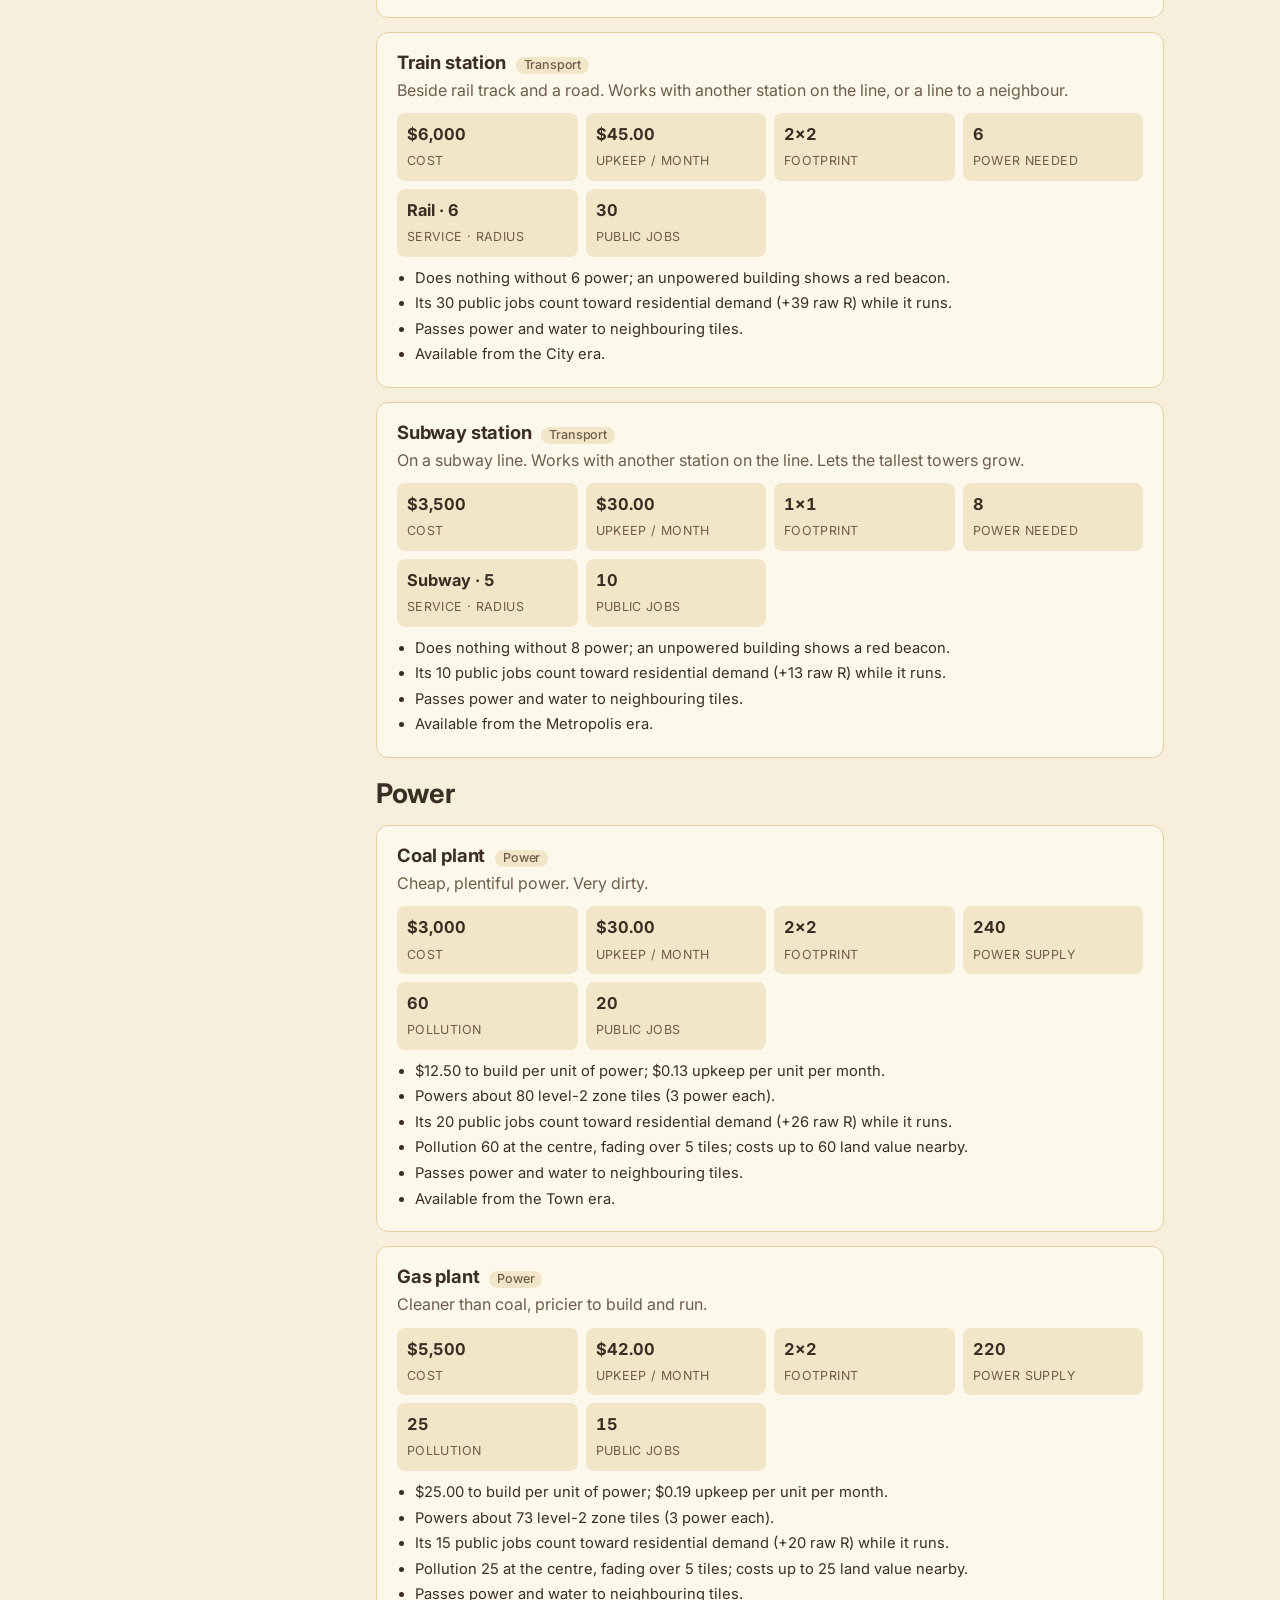
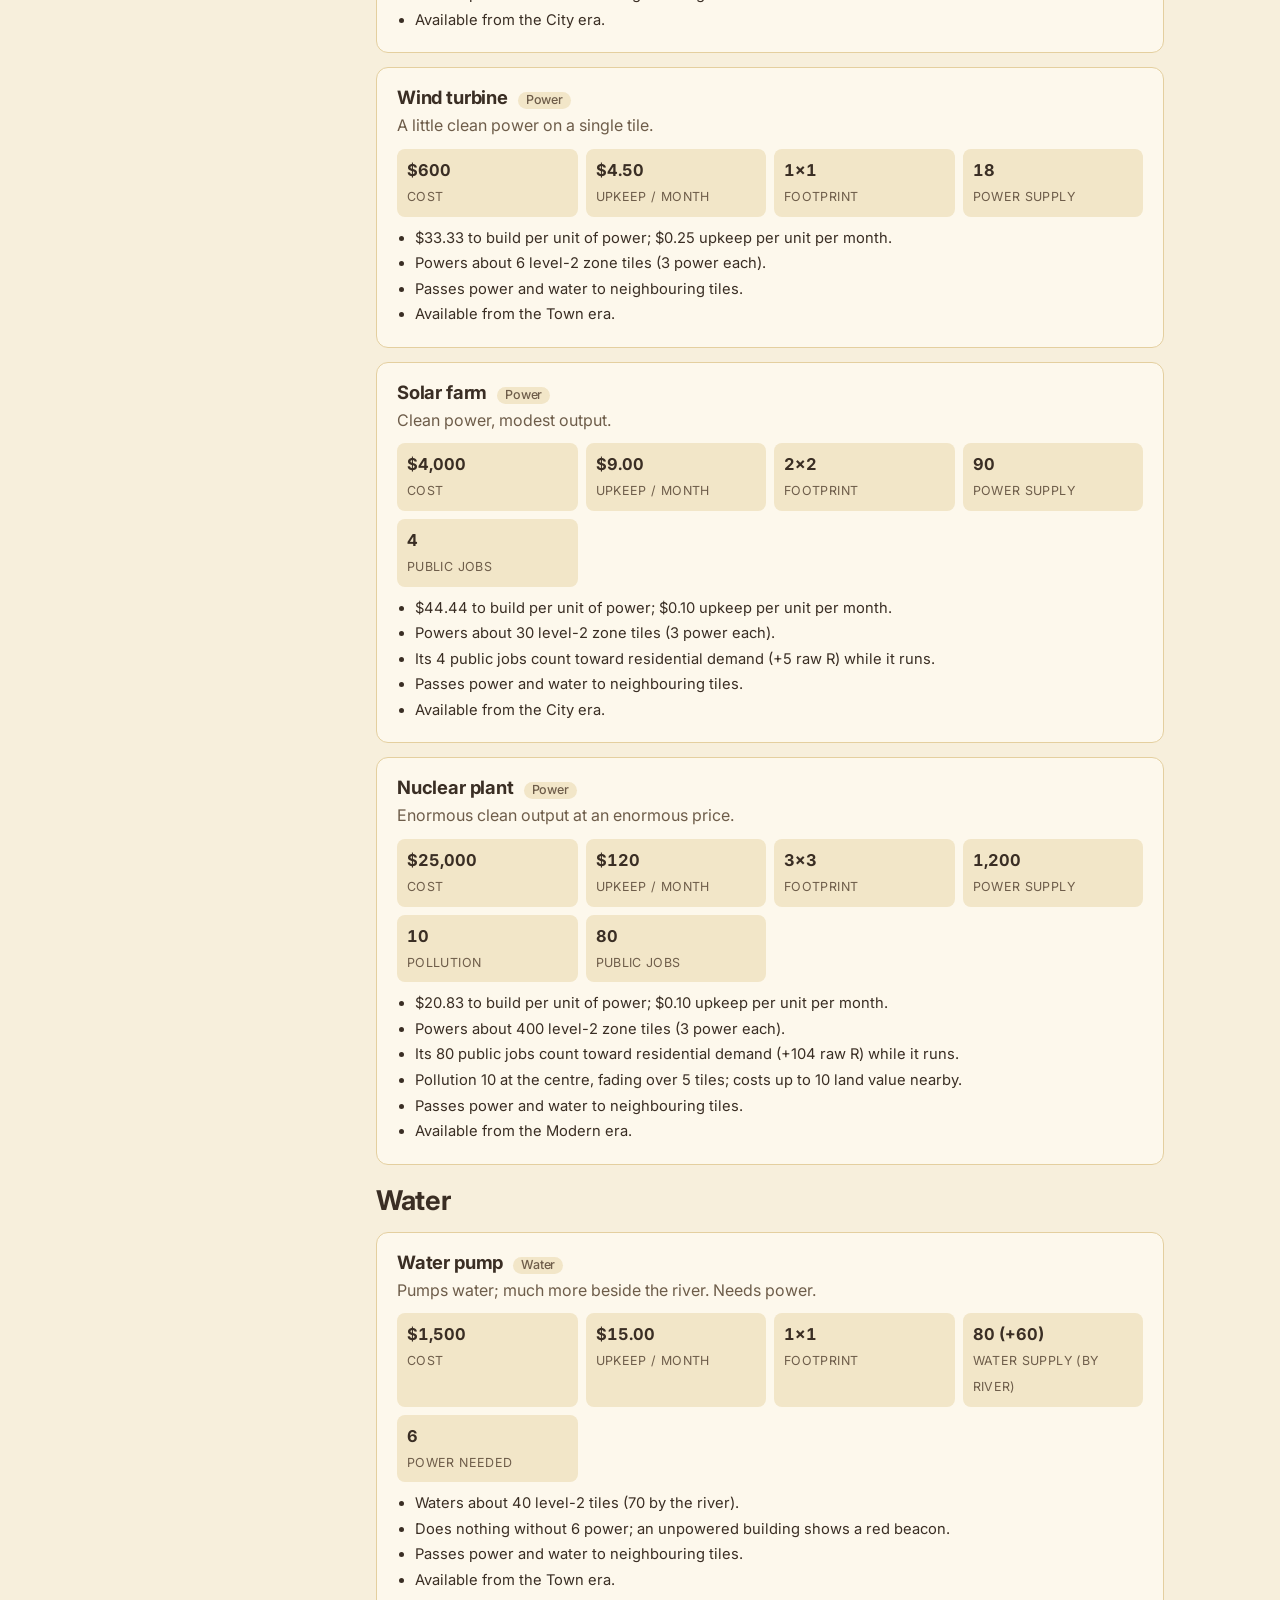
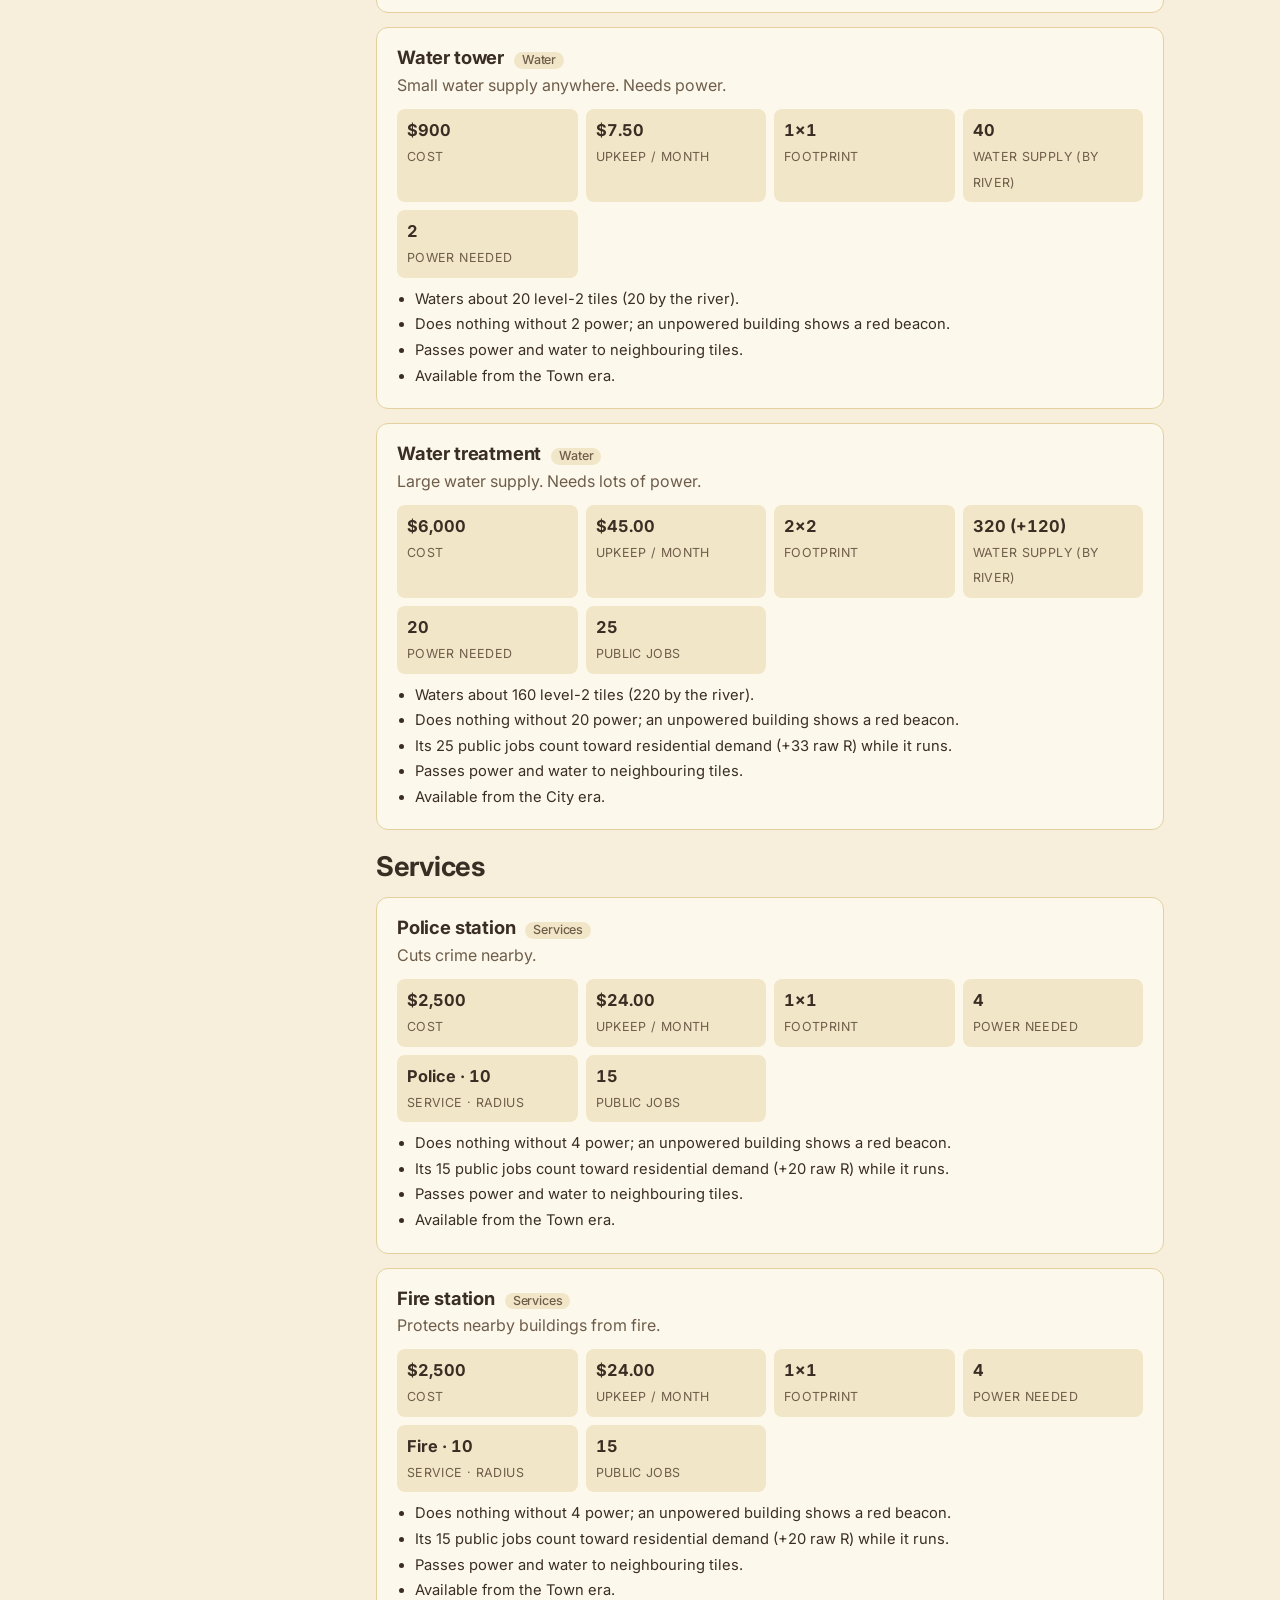
<file: pedia.html>
<!doctype html>
<html lang="en">
<head>
  <meta charset="utf-8">
  <meta name="viewport" content="width=device-width, initial-scale=1">
  <title>Parcelspedia</title>
  <meta name="description" content="Every item in Parcels with its full stats, and exactly how taxes, upkeep, demand, growth, land value and approval are calculated.">
  <link rel="icon" href="data:image/svg+xml,%3Csvg xmlns=%22http://www.w3.org/2000/svg%22 viewBox=%220 0 20 20%22%3E%3Crect width=%229%22 height=%229%22 rx=%222%22 fill=%22%234f9e49%22/%3E%3Crect x=%2211%22 width=%229%22 height=%229%22 rx=%222%22 fill=%22%233f78c9%22/%3E%3Crect y=%2211%22 width=%229%22 height=%229%22 rx=%222%22 fill=%22%23c99a1f%22/%3E%3Crect x=%2211%22 y=%2211%22 width=%229%22 height=%229%22 rx=%222%22 fill=%22%238a63c4%22/%3E%3C/svg%3E">
  <link rel="preconnect" href="https://fonts.googleapis.com">
  <link href="https://fonts.googleapis.com/css2?family=Inter:wght@400;500;600;800&family=JetBrains+Mono&display=swap" rel="stylesheet">
  <link rel="stylesheet" href="style.css">
  <style>
    .formula { background: var(--surface); border: 1px solid var(--line); border-radius: 10px; padding: 12px 16px; margin: 12px 0; font-family: "JetBrains Mono", ui-monospace, monospace; font-size: .88rem; overflow-x: auto; }
    .entry { background: var(--surface); border: 1px solid var(--line); border-radius: var(--radius); padding: 18px 20px; margin: 14px 0; scroll-margin-top: 140px; }
    .pedia-sec { scroll-margin-top: 130px; }
    .entry td:first-child { white-space: nowrap; }
    .entry h3 { margin: 0 0 4px; display: flex; gap: 10px; align-items: baseline; flex-wrap: wrap; }
    .entry h3 small { font-weight: 500; color: var(--muted); font-size: .85rem; }
    .entry > p { margin: 4px 0 10px; color: var(--muted); }
    .stats { display: grid; grid-template-columns: repeat(auto-fill, minmax(150px, 1fr)); gap: 8px; margin: 10px 0; }
    .stat { background: var(--surface-2); border-radius: 8px; padding: 8px 10px; }
    .stat b { display: block; font-size: 1.02rem; font-variant-numeric: tabular-nums; }
    .stat span { font-size: .78rem; color: var(--muted); text-transform: uppercase; letter-spacing: .03em; }
    .derived { font-size: .92rem; margin: 8px 0 0; padding-left: 18px; }
    .derived li { margin: 2px 0; }
    .calc { display: grid; grid-template-columns: repeat(auto-fit, minmax(170px, 1fr)); gap: 12px; align-items: end; }
    .calc label { display: flex; flex-direction: column; gap: 4px; font-size: .85rem; color: var(--muted); }
    .calc select, .calc input { font: inherit; padding: 8px 10px; border-radius: 8px; border: 1px solid var(--line); background: var(--surface); color: var(--text); }
    .calc output { font-size: 1.5rem; font-weight: 800; font-variant-numeric: tabular-nums; }
    .search-wrap { position: sticky; top: 58px; z-index: 5; background: var(--bg); padding: 10px 0; }
    .search-wrap input { width: 100%; padding: 10px 14px; border-radius: 10px; border: 1px solid var(--line); background: var(--surface); color: var(--text); font: inherit; }
    .hidden { display: none !important; }
    .toc h4 { margin: 14px 0 4px; font-size: .78rem; text-transform: uppercase; letter-spacing: .05em; color: var(--muted); }
    .toc .sub { padding-left: 10px; font-size: .88rem; }
    @media (min-width: 761px) { .toc { max-height: calc(100vh - 96px); overflow-y: auto; } }
    .pill { display: inline-block; padding: 1px 8px; border-radius: 999px; background: var(--surface-2); color: var(--muted); font-size: .78rem; font-weight: 500; }
  </style>
</head>
<body>
  <header class="top">
    <div class="wrap">
      <a class="brand" href="./"><span class="tiles"><i></i><i></i><i></i><i></i></span>PARCELS</a>
      <nav>
        <a href="manual.html">Manual</a>
        <a href="pedia.html" aria-current="page">Parcelspedia</a>
        <a href="assets.html">Assets</a>
        <a href="https://github.com/rsantacroce/parcels">GitHub</a>
      </nav>
    </div>
  </header>

  <div class="wrap docs">
    <nav class="toc" id="toc" aria-label="Contents">
      <h4>How it works</h4>
      <a href="#tick">A game tick</a>
      <a href="#taxes">Taxes</a>
      <a href="#calculator">Revenue calculator</a>
      <a href="#upkeep">Upkeep</a>
      <a href="#utilities">Power and water</a>
      <a href="#approval">Approval</a>
      <a href="#regions">Regions</a>
      <a href="#eras">Eras</a>
      <a href="#commute">Commuting and buses</a>
      <a href="#mayor">Letters and elections</a>
      <a href="#demand">Demand</a>
      <a href="#growth">Growth</a>
      <a href="#landvalue">Land value</a>
      <a href="#effects">Pollution, traffic, crime, fire</a>
      <h4>Items</h4>
      <a href="#zones">Zones</a>
      <div class="sub" id="toc-zones"></div>
      <a href="#networks">Roads and networks</a>
      <div id="toc-buildings"></div>
      <h4>Reference</h4>
      <a href="#constants">All balance constants</a>
    </nav>

    <article>
      <h1 style="margin:0 0 6px">Parcelspedia</h1>
      <p style="color:var(--muted);margin:0 0 6px">Every item in the game and how the money actually moves. All numbers come from the game's <code>config/balance.ron</code> (version <span data-k="version">…</span>), exported by <code>cargo run -p parcels_sim --example pedia</code>, so they match what you play.</p>
      <p style="color:var(--muted);margin:0">Money is shown in dollars. The sim counts in cents per tick; a month is <b data-k="ticks_per_month">30</b> ticks.</p>

      <div class="search-wrap"><input type="search" id="q" placeholder="Search items (e.g. hospital, pollution, avenue)" aria-label="Search the Parcelspedia"></div>

      <section class="pedia-sec" id="tick" style="padding:0">
        <h2>A game tick</h2>
        <p>Every tick runs nine stages in order, so a replay always reproduces the same city:</p>
        <ol>
          <li><b>Commands</b>: everything you asked for is applied, in order.</li>
          <li><b>Utilities</b>: power and water networks are flood-filled and each network serves its tiles from its own supply. Power is settled before water, because pumps need power.</li>
          <li><b>Demand</b>: residential, commercial, industrial and office demand, shifted by your tax rate.</li>
          <li><b>Growth</b>: every eligible zone tile competes for one shared pool of newcomers.</li>
          <li><b>Land value</b>: service coverage, pollution and crime are recomputed and land value moves toward its target.</li>
          <li><b>Commute</b> (every <span data-k="commute_interval">5</span> ticks): residents route along the roads to jobs, which sets each road's traffic, bus ridership and fares.</li>
          <li><b>Economy</b>: taxes and bus fares in, upkeep out, treasury clamped at the debt floor.</li>
          <li><b>Status</b>: residents score nine parts of city life and approval drifts toward the total plus goodwill.</li>
          <li><b>Mayor</b>: open letters are granted or lapse; once a month goodwill fades, a resident may write in, and on election day the city votes.</li>
        </ol>
        <p>There is no time limit: the city runs as long as you like.</p>
      </section>

      <section class="pedia-sec" id="taxes" style="padding:0">
        <h2>Taxes</h2>
        <p>Every powered, occupied zone tile pays tax every tick:</p>
        <div class="formula">tax per tick (¢) = occupants × land value × tax rate % ÷ <span data-k="tax_divisor">1500</span><br>tax per month = tax per tick × <span data-k="ticks_per_month">30</span></div>
        <ul>
          <li><b>Occupants</b> = level × people (or jobs) per level of that zone. See <a href="#zones">Zones</a>.</li>
          <li><b>Industry is taxed at base land value</b> (<span data-k="land_value_base">200</span>) wherever it stands: factories don't care about the view. Every other zone pays on its tile's actual land value.</li>
          <li>Unpowered tiles pay nothing.</li>
          <li>Tax rate runs from 0 to <span data-k="max_tax_rate">20</span>%, default <span data-k="default_tax_rate">7</span>%. Each point above <span data-k="neutral_tax_rate">7</span>% cuts demand and costs approval (see <a href="#demand">Demand</a>), each point below raises it.</li>
        </ul>
        <p>A useful rule of thumb at <span data-k="default_tax_rate">7</span>%: <b>each occupant pays <span id="per-occ"></span> a month per 100 points of land value.</b></p>
      </section>

      <section class="pedia-sec" id="calculator" style="padding:0">
        <h2>Revenue calculator</h2>
        <div class="entry">
          <div class="calc">
            <label>Zone <select id="c-zone"></select></label>
            <label>Level <select id="c-level"></select></label>
            <label>Land value (0–1000) <input id="c-lv" type="number" min="0" max="1000" step="10" value="500"></label>
            <label>Tax rate % <input id="c-tax" type="number" min="0" max="20" step="1" value="7"></label>
            <label>Tiles <input id="c-tiles" type="number" min="1" step="1" value="1"></label>
            <div><div style="font-size:.85rem;color:var(--muted)">Tax per month</div><output id="c-out">—</output></div>
          </div>
          <p id="c-note" style="margin:10px 0 0;color:var(--muted);font-size:.9rem"></p>
        </div>
      </section>

      <section class="pedia-sec" id="upkeep" style="padding:0">
        <h2>Upkeep</h2>
        <p>Paid every tick for everything you have built. Zones themselves cost nothing to keep.</p>
        <div class="table-scroll"><table id="upkeep-table"><tr><th>Item</th><th class="num">Per tick</th><th class="num">Per month</th></tr></table></div>
        <p>Bridges (roads on water) cost <b>double</b> upkeep. Each placed building's upkeep is listed on its entry below.</p>
      </section>

      <section class="pedia-sec" id="utilities" style="padding:0">
        <h2>Power and water</h2>
        <p>Each connected network adds up its supply and serves its tiles in order, water producers first. When demand outstrips supply, the remaining tiles go without and count as <b>unserved</b>.</p>
        <ul>
          <li><b>Power use</b>: a zone tile needs 1 + its level; a building needs its listed power draw.</li>
          <li><b>Water use</b>: a zone tile needs its level (empty lots need none). Levels above <span data-k="water_free_levels">1</span> won't grow without water.</li>
          <li>Water producers make nothing without power. Pumps and treatment plants that touch the river get their river bonus. Pipes can follow a bridge across water.</li>
        </ul>
      </section>

      <section class="pedia-sec" id="eras" style="padding:0">
        <h2>Eras</h2>
        <p>With eras on (the default), a city starts in the Town era. The next era arrives when the population reaches its target or the calendar passes its year, whichever comes first, and is never lost.</p>
        <div class="table-scroll"><table>
          <tr><th>Era</th><th class="num">Residents</th><th class="num">Or from year</th><th>Unlocks</th></tr>
          <tr><td>Town</td><td class="num">—</td><td class="num">1</td><td>Street, power line, water pipe, low-density residential, commercial and industrial, bus stop and depot, coal, wind, water pump and tower, police, fire, clinic, school, park, plaza, playground</td></tr>
          <tr><td>City</td><td class="num"><span data-k="era_population.0">1500</span></td><td class="num">4</td><td>Avenue, office, gas plant, solar farm, water treatment, sports field, town hall, monument</td></tr>
          <tr><td>Metropolis</td><td class="num"><span data-k="era_population.1">6000</span></td><td class="num">7</td><td>Every dense zone, hospital, university, stadium</td></tr>
          <tr><td>Modern</td><td class="num"><span data-k="era_population.2">15000</span></td><td class="num">11</td><td>Nuclear plant, airport</td></tr>
        </table></div>
      </section>

      <section class="pedia-sec" id="regions" style="padding:0">
        <h2>Regions</h2>
        <ul>
          <li>A link exists on an edge when any tile on that edge has a road (road link), rail track (rail link: commuters by train, and demand as for a road), a power line (power) or a water pipe (water), and there's a city beyond it.</li>
          <li>Road link: the neighbour's open jobs (workers its jobs could still take) wait at your edge roads for commuters, and <span data-k="commute_percent">50</span>% of its job seekers drive in to your open jobs. Raw demand rises by <span data-k="region_demand_percent">25</span>% of its open jobs (homes), of its population ÷ <span data-k="residents_per_100_commercial_jobs">300</span> × 100 (shops) and of its job seekers (factories). Its open jobs also count against your jobless rate.</li>
          <li>Power or water link: a network touching the edge buys up to the neighbour's spare when it's short, at <span data-k="import_price">150</span>¢ per 100 units per tick, and sells its spare to a short neighbour at <span data-k="export_price">80</span>¢.</li>
          <li>Neighbours are snapshots taken when each city was last saved, sent to the city by a command when you open it, so replays reproduce them.</li>
        </ul>
      </section>

      <section class="pedia-sec" id="commute" style="padding:0">
        <h2>Commuting and buses</h2>
        <ul>
          <li><span data-k="commute_percent">50</span>% of residents travel to work. Each job takes <span data-k="workers_per_100_jobs">130</span>/100 workers, and its workers arrive at the road nearest the job.</li>
          <li>Commuters join the road within <span data-k="road_access_radius">2</span> tiles of home that gets them to work cheapest. Crossing a street costs <span data-k="street_travel_cost">4</span>, an avenue <span data-k="avenue_travel_cost">3</span>; ties break on map position, so the result is the same on every machine.</li>
          <li>Nearer homes claim jobs first. When every nearby job is taken, the rest search again farther out, up to 16 rounds. A home with no road route to any job counts as out of work.</li>
          <li>A road's traffic is the trips crossing it × <span data-k="traffic_at_capacity">40</span> ÷ its capacity (street <span data-k="street_capacity">150</span>, avenue <span data-k="avenue_capacity">360</span>). The commute time shown is route cost ÷ <span data-k="street_travel_cost">4</span> + 2 minutes.</li>
          <li><b>The subway</b> runs first. A station sits on or beside the line and covers 5 tiles; it works when powered and its line has a second station. A home near one sends <span data-k="subway_share_percent">60</span>% of its trips by subway to open jobs near another station on the line, up to <span data-k="subway_station_riders">2000</span> riders per station, 8 minutes a trip, <span data-money="subway_fare"></span> a month each. Zones above level <span data-k="subway_free_levels">5</span> need a subway station nearby.</li>
          <li><b>Trains</b> run next. A station must touch rail track and a road and covers 6 tiles; it works when powered and its line has a second station or crosses a map edge to a neighbour. A home near a working station sends <span data-k="train_share_percent">50</span>% of its trips by train to open jobs near another station on the same line, then to the neighbour down the line, up to <span data-k="station_riders">1500</span> riders per station. A train commute counts as 12 minutes. Riders pay <span data-money="train_fare"></span> a month.</li>
          <li><b>Buses.</b> A bus stop must touch a road and covers 4 tiles. It works when a powered bus depot touches the same road network. When both the home and the job's road are covered, <span data-k="bus_share_percent">40</span>% of those trips go by bus, up to <span data-k="bus_depot_riders">600</span> riders per depot. Riders pay <span data-money="bus_fare"></span> a month each.</li>
        </ul>
      </section>

      <section class="pedia-sec" id="mayor" style="padding:0">
        <h2>Letters and elections</h2>
        <ul>
          <li>Each month there's a <span data-k="letter_chance_per_mille">500</span>‰ chance a resident writes in, once the city has <span data-k="letters_min_population">60</span> people, with at most <span data-k="max_open_letters">3</span> letters open and never two asking for the same thing.</li>
          <li>70% of letters are about the top issue; the rest pick a factor at random. A letter is only sent if there's something concrete to ask for that isn't already done.</li>
          <li>A letter lasts <span data-k="letter_months">12</span> months. Granted: goodwill +<span data-k="letter_reward">60</span> (tenths of a percent of approval). Lapsed, or the writer's home is gone: −<span data-k="letter_penalty">40</span>. Goodwill is capped at ±<span data-k="goodwill_cap">200</span> and fades by <span data-k="goodwill_fade_percent">8</span>% a month.</li>
          <li>Elections every <span data-k="election_interval_months">48</span> months; you win with <span data-k="reelection_percent">50</span>% approval or more.</li>
        </ul>
        <div class="formula">residential demand (‰) += (approval − 50%, in tenths of a percent) × <span data-k="approval_demand_weight">40</span> ÷ 100</div>
        <p>So at 80% approval residential demand gets +120‰, and at 20% it loses 120‰.</p>
      </section>

      <section class="pedia-sec" id="approval" style="padding:0">
        <h2>Approval</h2>
        <p>Residents score nine factors from what the homes around the city experience, averaged over everyone who lives there:</p>
        <div class="table-scroll"><table>
          <tr><th>Factor</th><th>Score</th><th class="num">Range</th></tr>
          <tr><td>Jobs</td><td>10 − jobless% ÷ 2, where jobless = residents beyond (all jobs × <span data-k="workers_per_100_jobs">130</span>/100)</td><td class="num">−20…10</td></tr>
          <tr><td>Power &amp; water</td><td>5 − 25 × unserved ÷ demanded</td><td class="num">−20…5</td></tr>
          <tr><td>Safety</td><td>8 − average crime ÷ 5</td><td class="num">−20…8</td></tr>
          <tr><td>Clean air</td><td>8 − average pollution ÷ 6</td><td class="num">−20…8</td></tr>
          <tr><td>Schools &amp; health</td><td>10 × (average number of services, school and health, covering a home: 0–2) − 10</td><td class="num">−10…10</td></tr>
          <tr><td>Taxes</td><td>3 × (<span data-k="neutral_tax_rate">7</span> − tax rate)</td><td class="num">−20…10</td></tr>
          <tr><td>Traffic</td><td>5 − (busiest road next to home) ÷ 4</td><td class="num">−15…5</td></tr>
          <tr><td>Neighbourhoods</td><td>(average land value − <span data-k="land_value_base">200</span>) ÷ 20</td><td class="num">−10…10</td></tr>
          <tr><td>City finances</td><td>−10 while the treasury is below zero</td><td class="num">−10…0</td></tr>
        </table></div>
        <div class="formula">target approval = 50% + sum of all factors (as %) + goodwill, clamped to 0…100%<br>each tick approval closes 1/40 of the gap to the target (at least 0.1%)</div>
        <p>The <b>top issue</b> is the factor with the lowest negative score. Mood words: 80%+ Thriving, 65% Happy, 50% Content, 35% Uneasy, 20% Unhappy, below that Angry.</p>
        <p>Your treasury starts at <b><span data-money="starting_treasury"></span></b>. Spending needs cash in hand. Upkeep can push you below zero, but never below <b><span data-money="debt_floor"></span></b>.</p>
      </section>

      <section class="pedia-sec" id="demand" style="padding:0">
        <h2>Demand</h2>
        <p>Raw demand is the balance of residents and jobs, normalised to −1000…1000:</p>
        <div class="formula">
          region = 100% + <span data-k="region_growth_percent_per_year">30</span>% per game year<br>
          R = <span data-k="base_residential_demand">80</span>×region + bonuses + (all jobs incl. public) × <span data-k="workers_per_100_jobs">130</span>/100 − residents<br>
          C = <span data-k="base_commercial_demand">20</span>×region + bonuses + residents × 100/<span data-k="residents_per_100_commercial_jobs">300</span> − commercial jobs<br>
          I = <span data-k="base_industrial_demand">80</span>×region + bonuses + residents × 100/<span data-k="residents_per_100_industrial_jobs">220</span> − industrial jobs<br>
          O = <span data-k="base_office_demand">10</span>×region + bonuses + residents × 100/<span data-k="residents_per_100_office_jobs">450</span> − office jobs<br>
          bar = raw × 1000 ÷ (current size + 100 for R, + 50 for C/I/O)
        </div>
        <p>The bars you see are the raw bars minus <b>(your tax − <span data-k="neutral_tax_rate">7</span>) × <span data-k="tax_demand_penalty">4</span> × 10</b>. At 10% tax you lose 120 points on every bar; at 4% you gain 120. Bonuses come from powered landmarks (stadium, town hall, airport); see their entries.</p>
        <p>If demand for a zone falls below −500, occupied tiles of that zone start leaving even when they are well served.</p>
      </section>

      <section class="pedia-sec" id="growth" style="padding:0">
        <h2>Growth</h2>
        <p>Each tick, up to <span data-k="max_growth_per_tick">4</span> tiles per zone type, move up or down a level. Which ones is decided by competition:</p>
        <div class="formula">growth score = land value + demand ÷ 4 + random 0…<span data-k="growth_jitter">60</span></div>
        <ul>
          <li>Only tiles that are <b>sustained</b> (powered, a road within <span data-k="road_access_radius">2</span> tiles, and watered if above level <span data-k="water_free_levels">1</span>) can grow while demand is positive. The highest scores win, so cheap land loses newcomers to valuable land.</li>
          <li>When demand is negative, the lowest-scoring occupied tiles shrink first.</li>
          <li>A tile that isn't sustained loses a level with a <span data-k="decay_pct">4</span>% chance each tick.</li>
        </ul>
        <h3>What each level needs</h3>
        <div class="table-scroll"><table id="req-table"></table></div>
      </section>

      <section class="pedia-sec" id="landvalue" style="padding:0">
        <h2>Land value</h2>
        <p>Every tile has a land value from 0 to <span data-k="land_value_max">1000</span>. Each tick it moves 1/<span data-k="land_value_smoothing">6</span> of the way toward a target:</p>
        <div class="table-scroll"><table id="lv-table"><tr><th>Effect</th><th class="num">Points</th><th>Notes</th></tr></table></div>
        <p>Amenities, nature and shops spread by distance: full strength on the source tile, fading linearly to zero just past the radius.</p>
      </section>

      <section class="pedia-sec" id="effects" style="padding:0">
        <h2>Pollution, traffic, crime and fire</h2>
        <div class="table-scroll"><table id="fx-table"><tr><th>Effect</th><th>How it's made</th><th>Spread</th><th>Cap</th></tr></table></div>
      </section>

      <section class="pedia-sec" id="zones" style="padding:0">
        <h2>Zones</h2>
        <p>Zoning costs <b><span data-money="zone_cost"></span></b> per tile (low density) or <b><span data-money="dense_zone_cost"></span></b> (dense). Low density grows to level <span data-k="low_density_max_level">3</span>, dense to <span data-k="high_density_max_level">6</span>. Building on woodland costs an extra <b><span data-money="clear_forest_cost"></span></b> per tile.</p>
        <div id="zone-entries"></div>
      </section>

      <section class="pedia-sec" id="networks" style="padding:0">
        <h2>Roads and networks</h2>
        <div id="network-entries"></div>
      </section>

      <div id="building-sections"></div>

      <section class="pedia-sec" id="constants" style="padding:0">
        <h2>All balance constants</h2>
        <p>The raw values from <code>config/balance.ron</code>. Money is in cents, rates per tick. Every save keeps the values it was started with.</p>
        <div class="table-scroll"><table id="const-table"><tr><th>Name</th><th class="num">Value</th></tr></table></div>
      </section>
    </article>
  </div>

  <footer>
    <div class="wrap">
      <span>Parcelspedia · generated from the game's balance file</span>
      <span><a href="./">Home</a> · <a href="manual.html">Manual</a> · <a href="assets.html">Assets</a></span>
    </div>
  </footer>

  <script>
  (async function () {
    const data = await fetch("pedia.json").then(r => r.json());
    const c = data.config;
    const TPM = c.ticks_per_month;
    const $ = id => document.getElementById(id);
    const el = (tag, { dataset, ...props } = {}, ...kids) => {
      const e = Object.assign(document.createElement(tag), props);
      if (dataset) Object.assign(e.dataset, dataset);
      e.append(...kids);
      return e;
    };
    const money = cents => {
      const neg = cents < 0, v = Math.abs(cents) / 100;
      const s = v >= 100 ? v.toLocaleString("en-US", { maximumFractionDigits: 0 }) : v.toLocaleString("en-US", { minimumFractionDigits: 2, maximumFractionDigits: 2 });
      return (neg ? "−$" : "$") + s;
    };
    const perMonth = perTick => money(perTick * TPM);
    const num = n => n.toLocaleString("en-US");
    const row = (...cells) => el("tr", {}, ...cells.map((x, i) => el("td", { className: typeof x === "number" || /^[−$\d]/.test(String(x)) && i > 0 ? "num" : "" }, String(x))));

    // Inline values.
    const derived = {
      version: data.game_version,
      decay_pct: c.decay_chance_per_mille / 10,
    };
    document.querySelectorAll("[data-k]").forEach(e => {
      const k = e.dataset.k;
      // "era_population.0" reaches into a list.
      const v = k.split(".").reduce((o, part) => (o == null ? undefined : o[part]), c);
      if (k in derived) e.textContent = derived[k]; else if (v !== undefined) e.textContent = num(v);
    });
    document.querySelectorAll("[data-money]").forEach(e => e.textContent = money(c[e.dataset.money]));
    $("per-occ").textContent = money(100 * c.default_tax_rate / c.tax_divisor * TPM);

    // Zones.
    const zones = data.zones;
    const maxLv = d => d === "Low" ? c.low_density_max_level : c.high_density_max_level;
    function needs(zone, dense, lv) {
      const n = ["road ≤" + c.road_access_radius, "power"];
      if (lv > c.water_free_levels) n.push("water");
      if (dense && lv > c.low_density_max_level) n.push("land value ≥ " + c.dense_min_land_value);
      if ((zone === "Residential" && lv > c.education_free_levels) || (zone === "Office" && lv > 1)) n.push("school/university");
      if (lv > c.health_free_levels) n.push("clinic/hospital");
      return n.join(", ");
    }
    const tax = (zone, occ, lv, rate) => occ * (zone === "Industrial" ? c.land_value_base : lv) * rate / c.tax_divisor;

    // Requirements table.
    const rt = $("req-table");
    rt.append(el("tr", {}, ...["Level", ...zones.map(z => z.name)].map(h => el("th", {}, h))));
    for (let lv = 1; lv <= c.high_density_max_level; lv++) {
      rt.append(el("tr", {}, el("td", {}, (lv > c.low_density_max_level ? "Dense " : "") + lv),
        ...zones.map(z => el("td", {}, needs(z.id, lv > c.low_density_max_level, lv)))));
    }

    const zoneDesc = {
      Residential: "Homes. Residents are the workforce and the shoppers: they drive demand for every other zone, and they pay the most tax on valuable land.",
      Commercial: "Shops. Need residents nearby and lift the land value around them by up to " + c.commercial_bonus * 3 + " points.",
      Industrial: "Factories and workshops. Taxed at base land value, so a cheap, polluted corner is fine. They pollute: " + c.industrial_pollution_per_level + " per level (×1.5 dense) within " + c.pollution_radius + " tiles, and their own tiles lose 100 land value.",
      Office: "Offices. Clean jobs that need education from level 2. The highest-paying zone once land is valuable.",
    };
    const zc = $("zone-entries"), tz = $("toc-zones");
    for (const z of zones) {
      const id = "zone-" + z.id.toLowerCase();
      tz.append(el("a", { href: "#" + id, textContent: z.name }));
      const t = el("table", {});
      const lvs = z.id === "Industrial" ? [c.land_value_base] : [300, 500, 800];
      t.append(el("tr", {}, ...["Level", z.id === "Residential" ? "Residents" : "Jobs", "Power", "Water", ...lvs.map(v => z.id === "Industrial" ? "Tax/mo (any LV)" : "Tax/mo @ LV " + v), "Pollution"].map((h, i) => el("th", { className: i ? "num" : "" }, h))));
      for (let lv = 1; lv <= c.high_density_max_level; lv++) {
        const occ = lv * z.per_level;
        const poll = z.id === "Industrial" ? (lv > c.low_density_max_level ? `${c.industrial_pollution_per_level * lv * 1.5}` : `${c.industrial_pollution_per_level * lv} (${c.industrial_pollution_per_level * lv * 1.5} dense)`) : "0";
        t.append(row((lv > c.low_density_max_level ? "Dense " : "") + lv, occ, 1 + lv, lv,
          ...lvs.map(v => perMonth(tax(z.id, occ, v, c.default_tax_rate))), poll));
      }
      zc.append(el("div", { className: "entry", id, dataset: { search: `${z.name} zone ${z.letter}` } },
        el("h3", {}, z.name, el("small", {}, `zone · ${money(c.zone_cost)} / ${money(c.dense_zone_cost)} dense per tile`)),
        el("p", { textContent: zoneDesc[z.id] }),
        el("div", { className: "stats" },
          stat(`${z.per_level}`, z.id === "Residential" ? "residents / level" : "jobs / level"),
          stat(`${c.low_density_max_level} / ${c.high_density_max_level}`, "max level low / dense"),
          stat(money(c.zone_cost), "cost / tile"),
          stat(money(c.dense_zone_cost), "dense cost / tile")),
        el("div", { className: "table-scroll" }, t),
        el("p", { className: "derived", style: "padding:0;color:var(--muted)", textContent: `Tax at the default ${c.default_tax_rate}% rate, per tile, per month. An empty zoned lot (level 0) needs ${1} power and pays nothing.` })));
    }
    function stat(v, label) { return el("div", { className: "stat" }, el("b", {}, v), el("span", {}, label)); }

    // Calculator.
    const cz = $("c-zone"), cl = $("c-level");
    zones.forEach(z => cz.append(el("option", { value: z.id, textContent: z.name })));
    for (let lv = 1; lv <= c.high_density_max_level; lv++) cl.append(el("option", { value: lv, textContent: lv > c.low_density_max_level ? `${lv} (dense)` : lv }));
    function calc() {
      const z = zones.find(z => z.id === cz.value), lv = +cl.value;
      const landv = Math.max(0, Math.min(1000, +$("c-lv").value || 0)), rate = Math.max(0, Math.min(c.max_tax_rate, +$("c-tax").value || 0));
      const tiles = Math.max(1, +$("c-tiles").value || 1);
      const occ = lv * z.per_level;
      $("c-out").value = perMonth(tax(z.id, occ, landv, rate) * tiles);
      const shift = (rate - c.neutral_tax_rate) * c.tax_demand_penalty * 10;
      $("c-note").textContent = `${tiles} × ${occ} ${z.id === "Residential" ? "residents" : "jobs"}` +
        (z.id === "Industrial" ? `, taxed at base land value ${c.land_value_base}` : ` on land value ${landv}`) +
        `. Needs ${needs(z.id, lv > c.low_density_max_level, lv)}. ` +
        (shift ? `Demand ${shift > 0 ? "−" : "+"}${Math.abs(shift)} on every bar at ${rate}%.` : `Neutral tax rate: no demand change.`);
    }
    [cz, cl, $("c-lv"), $("c-tax"), $("c-tiles")].forEach(e => e.addEventListener("input", calc));
    calc();

    // Upkeep table.
    const ut = $("upkeep-table");
    for (const [n, k] of [["Street (per tile)", "street_upkeep"], ["Avenue (per tile)", "avenue_upkeep"], ["Power line (per tile)", "power_line_upkeep"], ["Water pipe (per tile)", "water_pipe_upkeep"]])
      ut.append(row(n, money(c[k]), perMonth(c[k])));

    // Land value table.
    const lt = $("lv-table");
    for (const r of [
      ["Base", "+" + c.land_value_base, "every tile starts here"],
      ["Parks, services, landmarks", "up to +400", "each building's bonus and radius (only while powered, if it uses power)"],
      ["River or lake", "up to +" + c.river_bonus, `within ${c.river_radius} tiles`],
      ["Woodland", "up to +" + c.forest_bonus, `within ${c.forest_radius} tiles; nature is capped at ${Math.max(c.river_bonus, c.forest_bonus)} total`],
      ["Shops", "up to +" + c.commercial_bonus * 3, `${c.commercial_bonus} per occupied commercial tile within ${c.commercial_radius}`],
      ["Road on or next to the tile", "+" + c.road_access_bonus, ""],
      ["Powered", "+" + c.powered_bonus, ""],
      ["Watered", "+" + c.watered_bonus, ""],
      ["Health coverage", "+" + c.service_bonus, "clinic or hospital"],
      ["Education coverage", "+" + c.service_bonus, "school or university"],
      ["Industrial zone tile", "−100", "on the factory's own tile"],
      ["Pollution", "−" + c.pollution_weight + " per point", `up to −${c.pollution_cap}`],
      ["Traffic", "−" + c.traffic_weight + " per point", "the busiest adjacent road"],
      ["Crime", "−" + c.crime_weight + " per point", `up to −${c.crime_cap}`],
      ["Water tiles", "0", "always"],
    ]) lt.append(el("tr", {}, el("td", {}, r[0]), el("td", { className: "num" }, r[1]), el("td", {}, r[2])));

    // Effects.
    const ft = $("fx-table");
    for (const r of [
      ["Pollution", `industrial tiles ${c.industrial_pollution_per_level}/level (×1.5 dense); plants as listed; roads: traffic ÷ ${c.traffic_pollution_divisor}`, `${c.pollution_radius} tiles, fading`, c.pollution_cap],
      ["Traffic", `on each road tile: commute trips passing over it × ${c.traffic_at_capacity} ÷ capacity (street ${c.street_capacity}, avenue ${c.avenue_capacity}); see <a href="#commute">Commuting</a>`, "lowers land value next to the road", "—"],
      ["Crime", `occupants within ${c.crime_radius} tiles ÷ ${c.crime_divisor}; police coverage removes ${c.police_crime_reduction_percent}%`, `${c.crime_radius} tiles`, c.crime_cap],
      ["Fire", `each zone tile at level 2+ without fire coverage: ${c.fire_chance_per_million} in a million per tick (about ${(c.fire_chance_per_million * TPM * 12 / 1e4).toFixed(2)}% a year)`, `burns to rubble for ${c.fire_rubble_ticks} ticks, then regrows`, "—"],
    ]) ft.append(el("tr", {}, ...r.map(x => el("td", {}, String(x)))));

    // Networks.
    const nets = [
      ["Street", "street", `Two lanes. ${money(c.street_cost)} per tile, ${perMonth(c.street_upkeep)}/mo upkeep. Bridges over water: ${money(c.street_cost * c.bridge_cost_multiplier)} per tile, double upkeep.`],
      ["Avenue", "avenue", `Planted median; quicker to drive (cost ${c.avenue_travel_cost} vs ${c.street_travel_cost} per tile) and carries ${c.avenue_capacity} trips before it's full, against a street's ${c.street_capacity}. ${money(c.avenue_cost)} per tile, ${perMonth(c.avenue_upkeep)}/mo upkeep. Bridges: ${money(c.avenue_cost * c.bridge_cost_multiplier)} per tile.`],
      ["Power line", "power line wire", `${money(c.power_line_cost)} per tile, ${perMonth(c.power_line_upkeep)}/mo. Zones and most buildings also conduct, so you only need lines to bridge gaps. Lines over water become pylons.`],
      ["Water pipe", "pipe", `${money(c.water_pipe_cost)} per tile, ${perMonth(c.water_pipe_upkeep)}/mo. Underground; shown in the water overlay. Zones and buildings pass water on.`],
      ["Bulldoze", "demolish", `${money(c.bulldoze_cost)} per tile, plus ${money(c.clear_forest_cost)} to clear woodland.`],
    ];
    for (const [n, s, d] of nets) $("network-entries").append(el("div", { className: "entry", id: "net-" + n.toLowerCase().replace(/ /g, "-"), dataset: { search: n + " " + s } }, el("h3", {}, n), el("p", { style: "color:var(--text)", textContent: d })));

    // Buildings by category.
    const cats = [...new Set(data.buildings.map(b => b.category))];
    const bs = $("building-sections"), tb = $("toc-buildings");
    for (const cat of cats) {
      const sid = "cat-" + cat.toLowerCase();
      tb.append(el("a", { href: "#" + sid, textContent: cat }));
      const sec = el("section", { className: "pedia-sec", id: sid, style: "padding:0" }, el("h2", {}, cat));
      const sub = el("div", { className: "sub" });
      tb.append(sub);
      for (const b of data.buildings.filter(b => b.category === cat)) {
        const s = b.stats, id = "b-" + b.id.toLowerCase();
        sub.append(el("a", { href: "#" + id, textContent: b.name }));
        const grid = el("div", { className: "stats" }, stat(money(s.cost), "cost"), stat(perMonth(s.upkeep), "upkeep / month"), stat(`${b.size}×${b.size}`, "footprint"));
        if (s.power_supply) grid.append(stat(num(s.power_supply), "power supply"));
        if (s.water_supply) grid.append(stat(num(s.water_supply) + (s.river_bonus ? ` (+${s.river_bonus})` : ""), "water supply (by river)"));
        if (s.power_draw) grid.append(stat(num(s.power_draw), "power needed"));
        if (s.service_radius) grid.append(stat(`${b.service} · ${s.service_radius}`, "service · radius"));
        if (s.land_value_bonus) grid.append(stat(`+${s.land_value_bonus} · ${s.land_value_radius}`, "land value · radius"));
        if (s.pollution) grid.append(stat(num(s.pollution), "pollution"));
        if (s.jobs) grid.append(stat(num(s.jobs), "public jobs"));
        if (s.demand_bonus.some(x => x)) grid.append(stat(["R", "C", "I", "O"].map((l, i) => s.demand_bonus[i] ? `${l}+${s.demand_bonus[i]}` : "").filter(Boolean).join(" "), "demand bonus"));
        const notes = [];
        if (s.power_supply) {
          notes.push(`${money(s.cost / s.power_supply)} to build per unit of power; ${money(s.upkeep * TPM / s.power_supply)} upkeep per unit per month.`);
          notes.push(`Powers about ${Math.floor(s.power_supply / 3)} level-2 zone tiles (3 power each).`);
        }
        if (s.water_supply) {
          const w = s.water_supply + s.river_bonus;
          notes.push(`Waters about ${Math.floor(s.water_supply / 2)} level-2 tiles (${Math.floor(w / 2)} by the river).`);
        }
        if (s.power_draw) notes.push(`Does nothing without ${s.power_draw} power; an unpowered building shows a red beacon.`);
        if (s.jobs) notes.push(`Its ${s.jobs} public jobs count toward residential demand (+${Math.round(s.jobs * c.workers_per_100_jobs / 100)} raw R) while it runs.`);
        if (s.land_value_bonus) notes.push(`Adds ${s.land_value_bonus} on its own tiles, fading to 0 just past ${s.land_value_radius} tiles; amenities stack up to +400.`);
        if (s.pollution) notes.push(`Pollution ${s.pollution} at the centre, fading over ${c.pollution_radius} tiles; costs up to ${s.pollution} land value nearby.`);
        notes.push(b.conducts ? "Passes power and water to neighbouring tiles." : "Does not pass power or water on.");
        if (b.era) notes.push(`Available from the ${b.era} era.`);
        sec.append(el("div", { className: "entry", id, dataset: { search: `${b.name} ${b.category} ${b.service || ""} ${b.blurb}` } },
          el("h3", {}, b.name, el("span", { className: "pill", textContent: cat })),
          el("p", { textContent: b.blurb }),
          grid,
          el("ul", { className: "derived" }, ...notes.map(n => el("li", { textContent: n })))));
      }
      bs.append(sec);
    }

    // Constants.
    const ct = $("const-table");
    for (const k of Object.keys(c).sort()) ct.append(el("tr", {}, el("td", {}, el("code", {}, k)), el("td", { className: "num" }, num(c[k]))));

    // Search.
    $("q").addEventListener("input", e => {
      const q = e.target.value.trim().toLowerCase();
      document.querySelectorAll(".entry[data-search]").forEach(x => x.classList.toggle("hidden", q && !x.dataset.search.toLowerCase().includes(q)));
      document.querySelectorAll(".pedia-sec").forEach(sec => {
        const entries = sec.querySelectorAll(".entry[data-search]");
        const textHit = !entries.length && sec.textContent.toLowerCase().includes(q);
        sec.classList.toggle("hidden", q && (entries.length ? ![...entries].some(x => !x.classList.contains("hidden")) : !textHit));
      });
    });

    // Entries are built after load, so jump to the requested one now that it exists.
    if (location.hash) requestAnimationFrame(() => document.getElementById(location.hash.slice(1))?.scrollIntoView());
  })();
  </script>
</body>
</html>
</file>
<file: style.css>
:root {
  --bg: #f7efdc;
  --surface: #fdf8ec;
  --surface-2: #f2e6c8;
  --text: #3a2e24;
  --muted: #6e5d4a;
  --line: #e4cf9f;
  --accent: #a3560f;
  --accent-ink: #ffffff;
  --res: #4f9e49;
  --com: #3f78c9;
  --ind: #c99a1f;
  --off: #8a63c4;
  --code-bg: #f3e8cc;
  --shadow: 0 1px 2px rgba(0, 0, 0, .06), 0 8px 24px rgba(0, 0, 0, .06);
  --radius: 12px;
  --max: 1080px;
  color-scheme: light;
}

@media (prefers-color-scheme: dark) {
  :root:not([data-theme="light"]) {
    --bg: #1c1915;
    --surface: #25211b;
    --surface-2: #2e2921;
    --text: #efe6d4;
    --muted: #b3a690;
    --line: #463d30;
    --accent: #f0b04a;
    --accent-ink: #231a0e;
    --code-bg: #2e2921;
    --shadow: 0 1px 2px rgba(0, 0, 0, .3), 0 8px 24px rgba(0, 0, 0, .25);
    color-scheme: dark;
  }
}

* { box-sizing: border-box; }
html { scroll-behavior: smooth; }
body {
  margin: 0;
  background: var(--bg);
  color: var(--text);
  font: 16px/1.6 "Inter", system-ui, -apple-system, "Segoe UI", sans-serif;
  -webkit-font-smoothing: antialiased;
}
img { max-width: 100%; display: block; }
a { color: var(--accent); text-underline-offset: 2px; }
h1, h2, h3 { line-height: 1.2; letter-spacing: -0.01em; }
h2 { font-size: 1.7rem; margin: 0 0 .6rem; }
h3 { font-size: 1.15rem; margin: 1.6rem 0 .4rem; }
code, kbd, pre { font-family: "JetBrains Mono", ui-monospace, SFMono-Regular, Menlo, monospace; font-size: .88em; }
code { background: var(--code-bg); padding: .1em .35em; border-radius: 5px; }
pre { background: var(--code-bg); padding: 14px 16px; border-radius: 10px; overflow-x: auto; }
pre code { background: none; padding: 0; }
kbd {
  display: inline-block; min-width: 1.6em; padding: .05em .45em; text-align: center;
  border: 1px solid var(--line); border-bottom-width: 2px; border-radius: 6px; background: var(--surface);
}

.wrap { max-width: var(--max); margin: 0 auto; padding: 0 16px; }

/* Header */
.top {
  position: sticky; top: 0; z-index: 10;
  background: color-mix(in srgb, var(--bg) 88%, transparent);
  backdrop-filter: blur(8px);
  border-bottom: 1px solid var(--line);
}
.top .wrap { display: flex; align-items: center; gap: 20px; height: 58px; }
.brand { font-weight: 800; letter-spacing: .08em; color: var(--text); text-decoration: none; display: flex; align-items: center; gap: 10px; }
.brand .tiles { display: grid; grid-template-columns: repeat(2, 9px); gap: 2px; }
.brand .tiles i { width: 9px; height: 9px; border-radius: 2px; }
.brand .tiles i:nth-child(1) { background: var(--res); }
.brand .tiles i:nth-child(2) { background: var(--com); }
.brand .tiles i:nth-child(3) { background: var(--ind); }
.brand .tiles i:nth-child(4) { background: var(--off); }
.top nav { display: flex; gap: 18px; margin-left: auto; }
.top nav a { color: var(--muted); text-decoration: none; font-weight: 500; }
.top nav a:hover, .top nav a[aria-current] { color: var(--text); }

/* Buttons */
.btn {
  display: inline-flex; align-items: center; gap: 8px;
  padding: 11px 18px; border-radius: 10px; font-weight: 600; text-decoration: none;
  border: 1px solid var(--line); background: var(--surface); color: var(--text);
}
.btn.primary { background: var(--accent); border-color: var(--accent); color: var(--accent-ink); }
.btn:hover { filter: brightness(1.05); }
.btn.small { padding: 6px 10px; font-size: .85rem; border-radius: 8px; }

/* Hero */
.hero { padding: 56px 0 32px; }
.hero h1 { font-size: clamp(2.4rem, 6vw, 4rem); margin: 0 0 12px; letter-spacing: -0.02em; }
.hero p.lead { font-size: 1.2rem; color: var(--muted); max-width: 620px; margin: 0 0 24px; }
.hero .actions { display: flex; flex-wrap: wrap; gap: 12px; }
.hero .version { color: var(--muted); font-size: .9rem; margin-top: 12px; }
.shot { border-radius: var(--radius); box-shadow: var(--shadow); border: 1px solid var(--line); overflow: hidden; background: var(--surface); }
.hero .shot { margin-top: 36px; }

section { padding: 48px 0; }
section.alt { background: var(--surface-2); }

.grid { display: grid; gap: 20px; grid-template-columns: repeat(auto-fit, minmax(240px, 1fr)); }
.card { background: var(--surface); border: 1px solid var(--line); border-radius: var(--radius); padding: 20px; }
.card h3 { margin-top: 0; }
.card p { margin: 0; color: var(--muted); }

.gallery { display: grid; gap: 28px 20px; grid-template-columns: repeat(2, minmax(0, 1fr)); }
.gallery figure:first-child { grid-column: 1 / -1; }
.shot img { width: 100%; height: auto; }
a.zoom { display: block; cursor: zoom-in; }
#viewer { padding: 0; border: 0; background: transparent; max-width: 96vw; max-height: 94vh; cursor: zoom-out; }
#viewer::backdrop { background: rgba(10, 12, 16, .88); }
#viewer img { max-width: 96vw; max-height: 94vh; width: auto; height: auto; border-radius: 8px; }
.gallery figure { margin: 0; }
.gallery figcaption { color: var(--muted); font-size: .9rem; margin-top: 8px; }

.downloads { display: grid; gap: 14px; grid-template-columns: repeat(auto-fit, minmax(220px, 1fr)); }
.downloads .card { display: flex; flex-direction: column; gap: 10px; }
.downloads .card .btn { margin-top: auto; justify-content: center; }
.downloads .card pre { margin: auto 0 0; white-space: pre-wrap; word-break: break-word; }

footer { border-top: 1px solid var(--line); padding: 28px 0 40px; color: var(--muted); font-size: .9rem; }
footer .wrap { display: flex; flex-wrap: wrap; gap: 16px; justify-content: space-between; }

/* Docs layout */
.docs { display: grid; grid-template-columns: 220px minmax(0, 1fr); gap: 40px; padding: 32px 16px 64px; }
.toc { position: sticky; top: 78px; align-self: start; font-size: .92rem; }
.toc a { display: block; color: var(--muted); text-decoration: none; padding: 3px 0; }
.toc a:hover { color: var(--text); }
.docs article h2 { margin-top: 2.2rem; padding-top: .4rem; }
.docs article h2:first-child { margin-top: 0; }
table { width: 100%; border-collapse: collapse; margin: 12px 0 20px; font-size: .94rem; }
th, td { text-align: left; padding: 8px 10px; border-bottom: 1px solid var(--line); vertical-align: top; }
th { font-weight: 600; color: var(--muted); font-size: .85rem; text-transform: uppercase; letter-spacing: .03em; }
td.num, th.num { text-align: right; font-variant-numeric: tabular-nums; white-space: nowrap; }
.table-scroll { overflow-x: auto; }
.note { background: var(--surface); border: 1px solid var(--line); border-left: 4px solid var(--accent); border-radius: 8px; padding: 12px 16px; margin: 16px 0; }
.chip { display: inline-block; width: .8em; height: .8em; border-radius: 3px; vertical-align: -.05em; margin-right: .35em; }

/* Assets page */
.toolbar { display: flex; flex-wrap: wrap; gap: 10px; align-items: center; margin: 20px 0; }
.toolbar input[type=search] {
  flex: 1 1 260px; padding: 10px 14px; border-radius: 10px; border: 1px solid var(--line);
  background: var(--surface); color: var(--text); font: inherit;
}
.filters { display: flex; flex-wrap: wrap; gap: 6px; }
.filters button {
  border: 1px solid var(--line); background: var(--surface); color: var(--muted);
  padding: 6px 12px; border-radius: 999px; font: inherit; font-size: .88rem; cursor: pointer;
}
.filters button[aria-pressed="true"] { background: var(--accent); border-color: var(--accent); color: var(--accent-ink); }
.asset-group h2 { margin-top: 32px; }
.asset-group > p { color: var(--muted); margin-top: 0; }
.assets { display: grid; gap: 14px; grid-template-columns: repeat(auto-fill, minmax(320px, 1fr)); }
.asset { background: var(--surface); border: 1px solid var(--line); border-radius: var(--radius); padding: 16px; display: flex; flex-direction: column; gap: 10px; }
.asset header { display: flex; justify-content: space-between; gap: 10px; align-items: baseline; }
.asset h3 { margin: 0; font-size: 1.02rem; }
.asset .file { font-family: "JetBrains Mono", ui-monospace, monospace; font-size: .78rem; color: var(--muted); word-break: break-all; }
.asset .meta { display: flex; flex-wrap: wrap; gap: 6px; }
.asset .meta span { background: var(--surface-2); border-radius: 6px; padding: 2px 8px; font-size: .8rem; color: var(--muted); }
.asset .prompt { font-size: .9rem; margin: 0; flex: 1; }
.asset .row { display: flex; gap: 8px; flex-wrap: wrap; }
.copied { background: var(--accent) !important; color: var(--accent-ink) !important; border-color: var(--accent) !important; }
.style-box { background: var(--surface); border: 1px dashed var(--line); border-radius: var(--radius); padding: 14px 16px; }
.style-box p { margin: 6px 0 10px; color: var(--muted); }

@media (max-width: 760px) {
  .top nav { gap: 12px; font-size: .92rem; }
  .docs { grid-template-columns: 1fr; gap: 0; }
  .toc { position: static; display: flex; flex-wrap: wrap; gap: 4px 14px; margin-bottom: 20px; }
  .assets { grid-template-columns: 1fr; }
  .gallery { grid-template-columns: 1fr; }
}

/* Same frame for every gallery tile after the featured one. */
.gallery figure:not(:first-child) .shot img { aspect-ratio: 16 / 10; object-fit: cover; }
</file>
